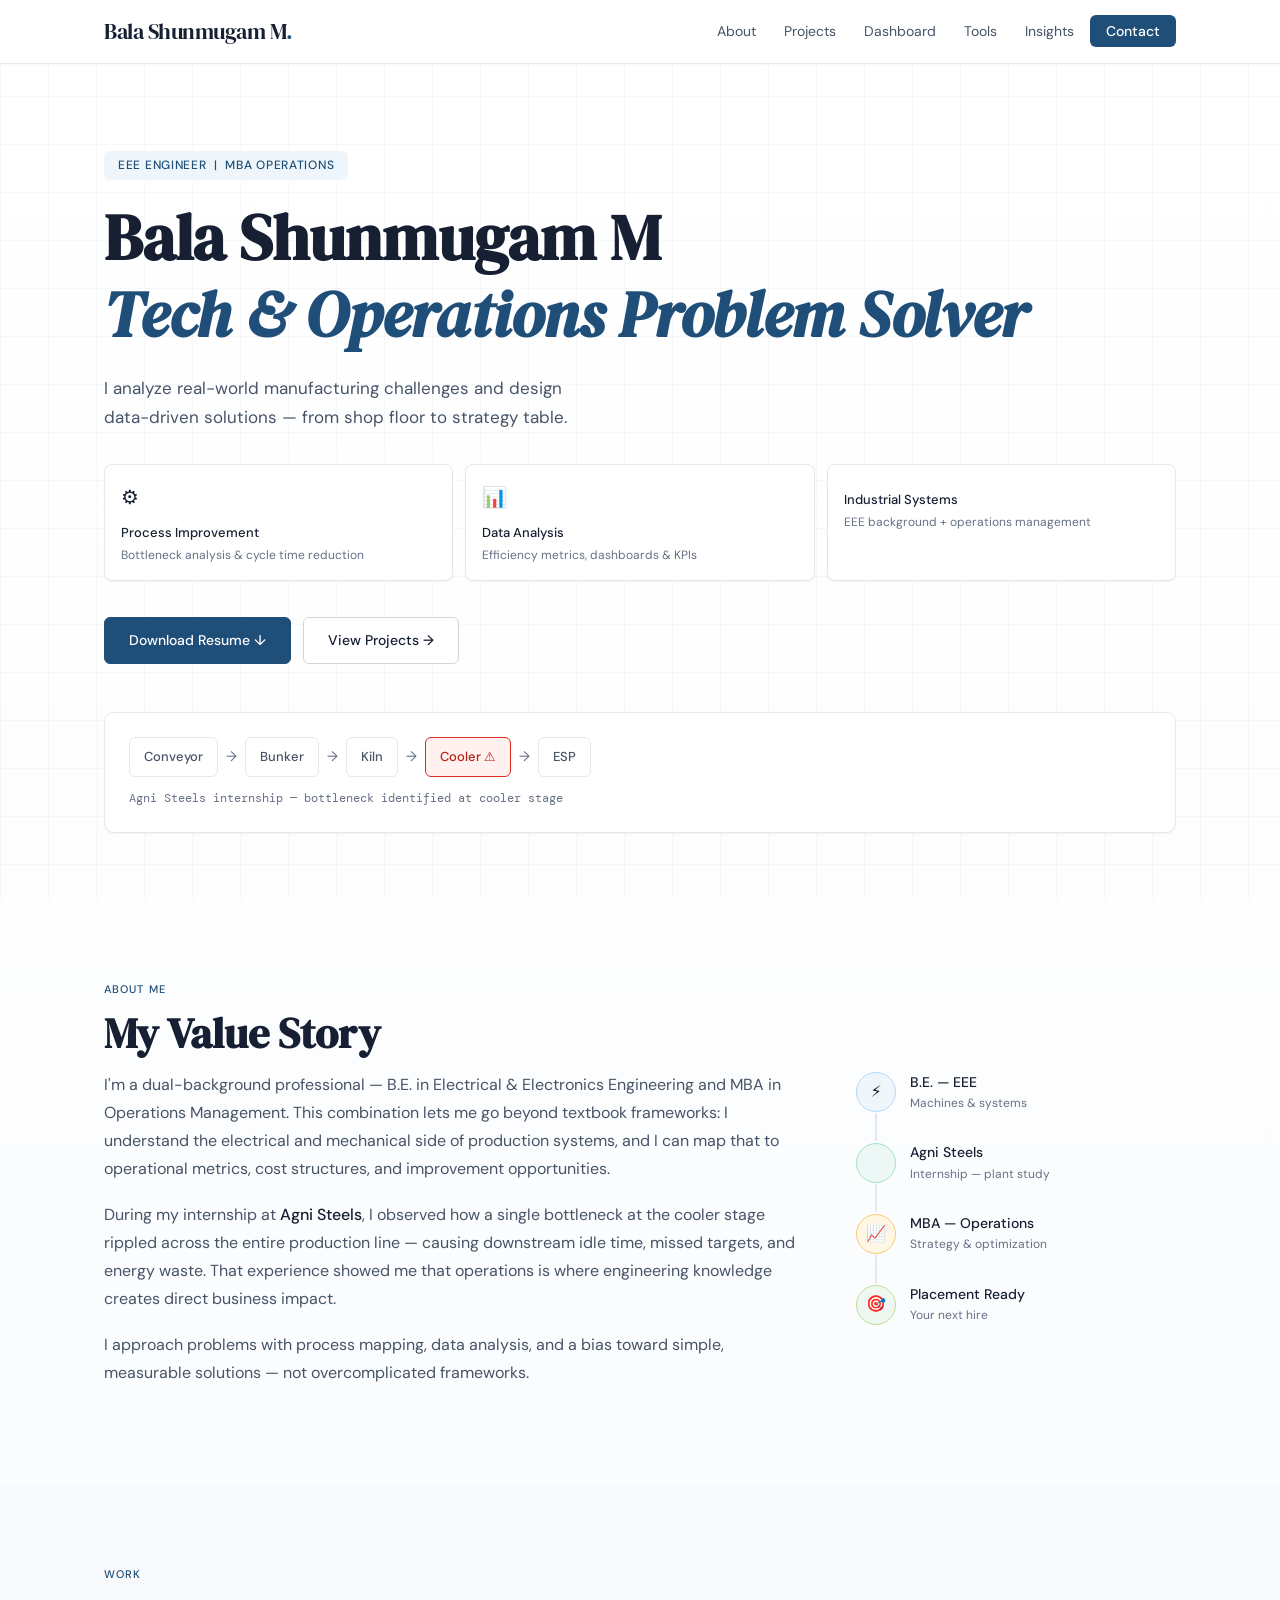
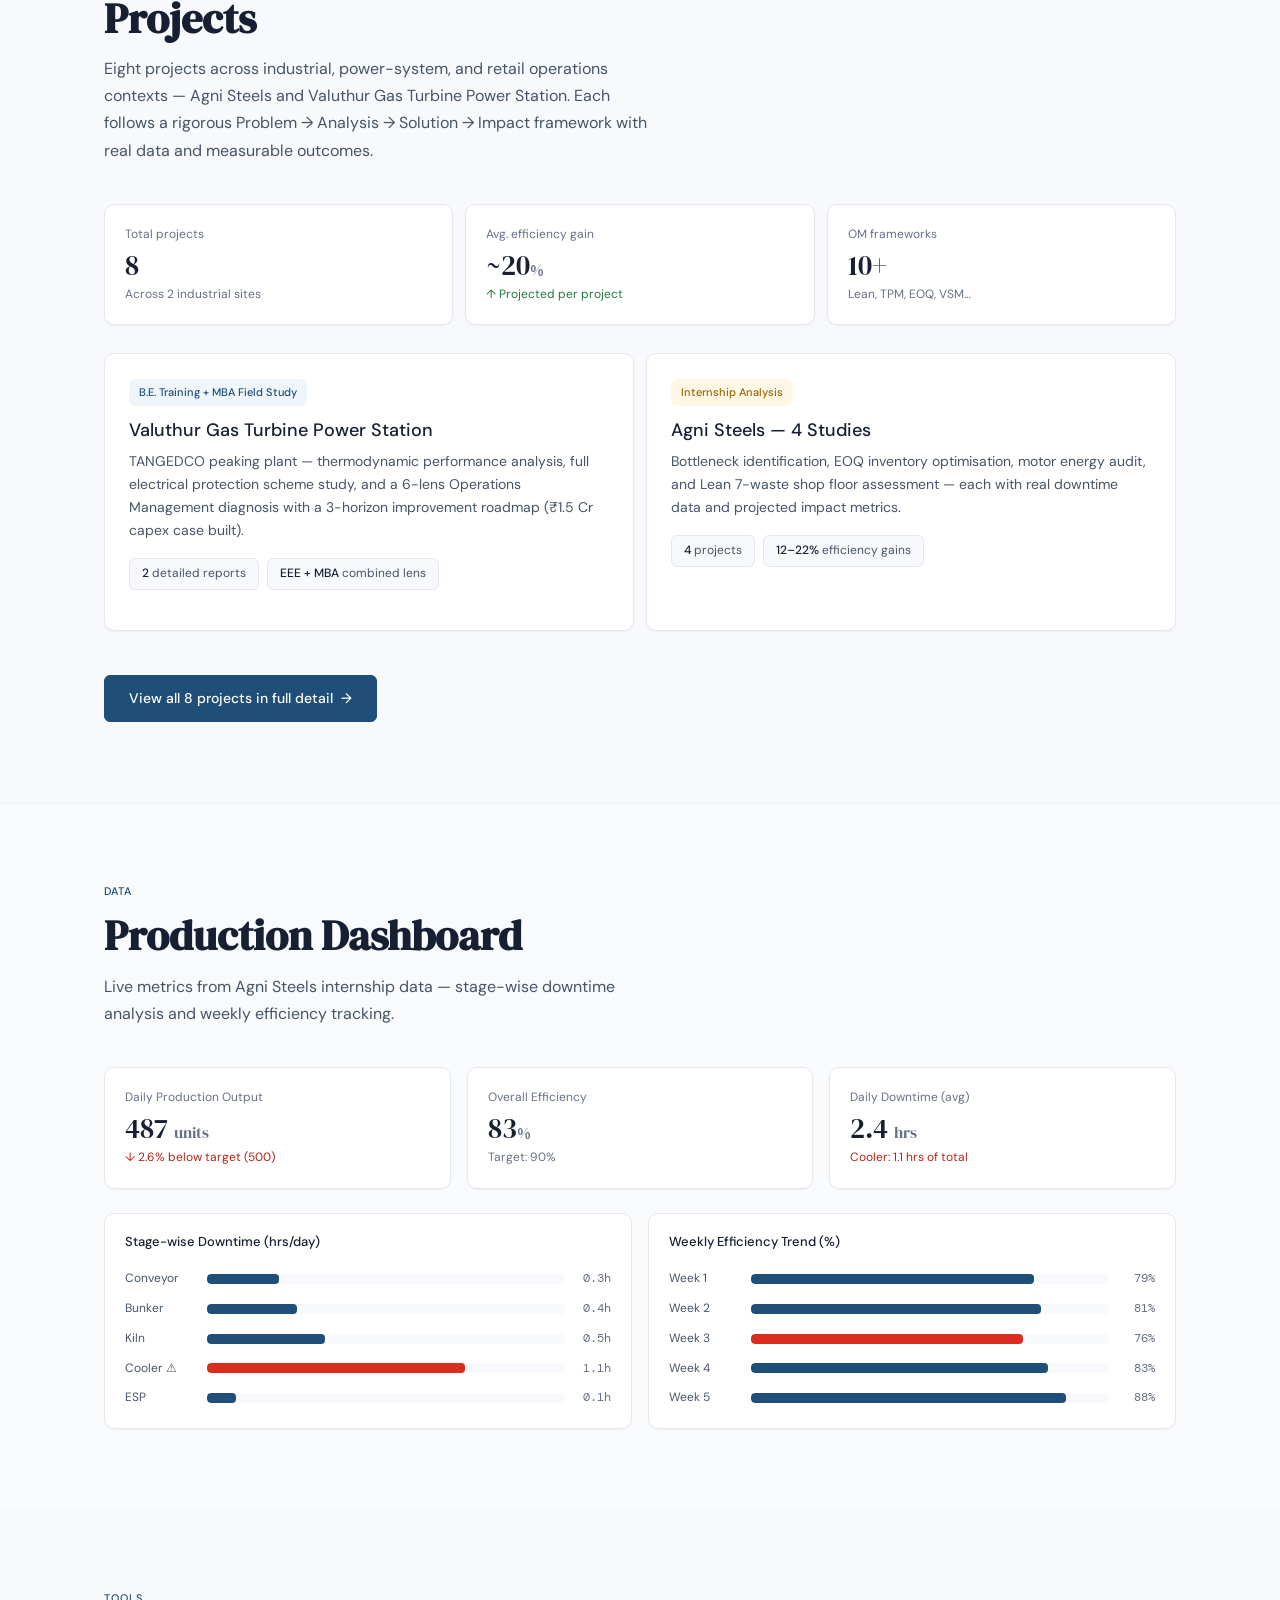
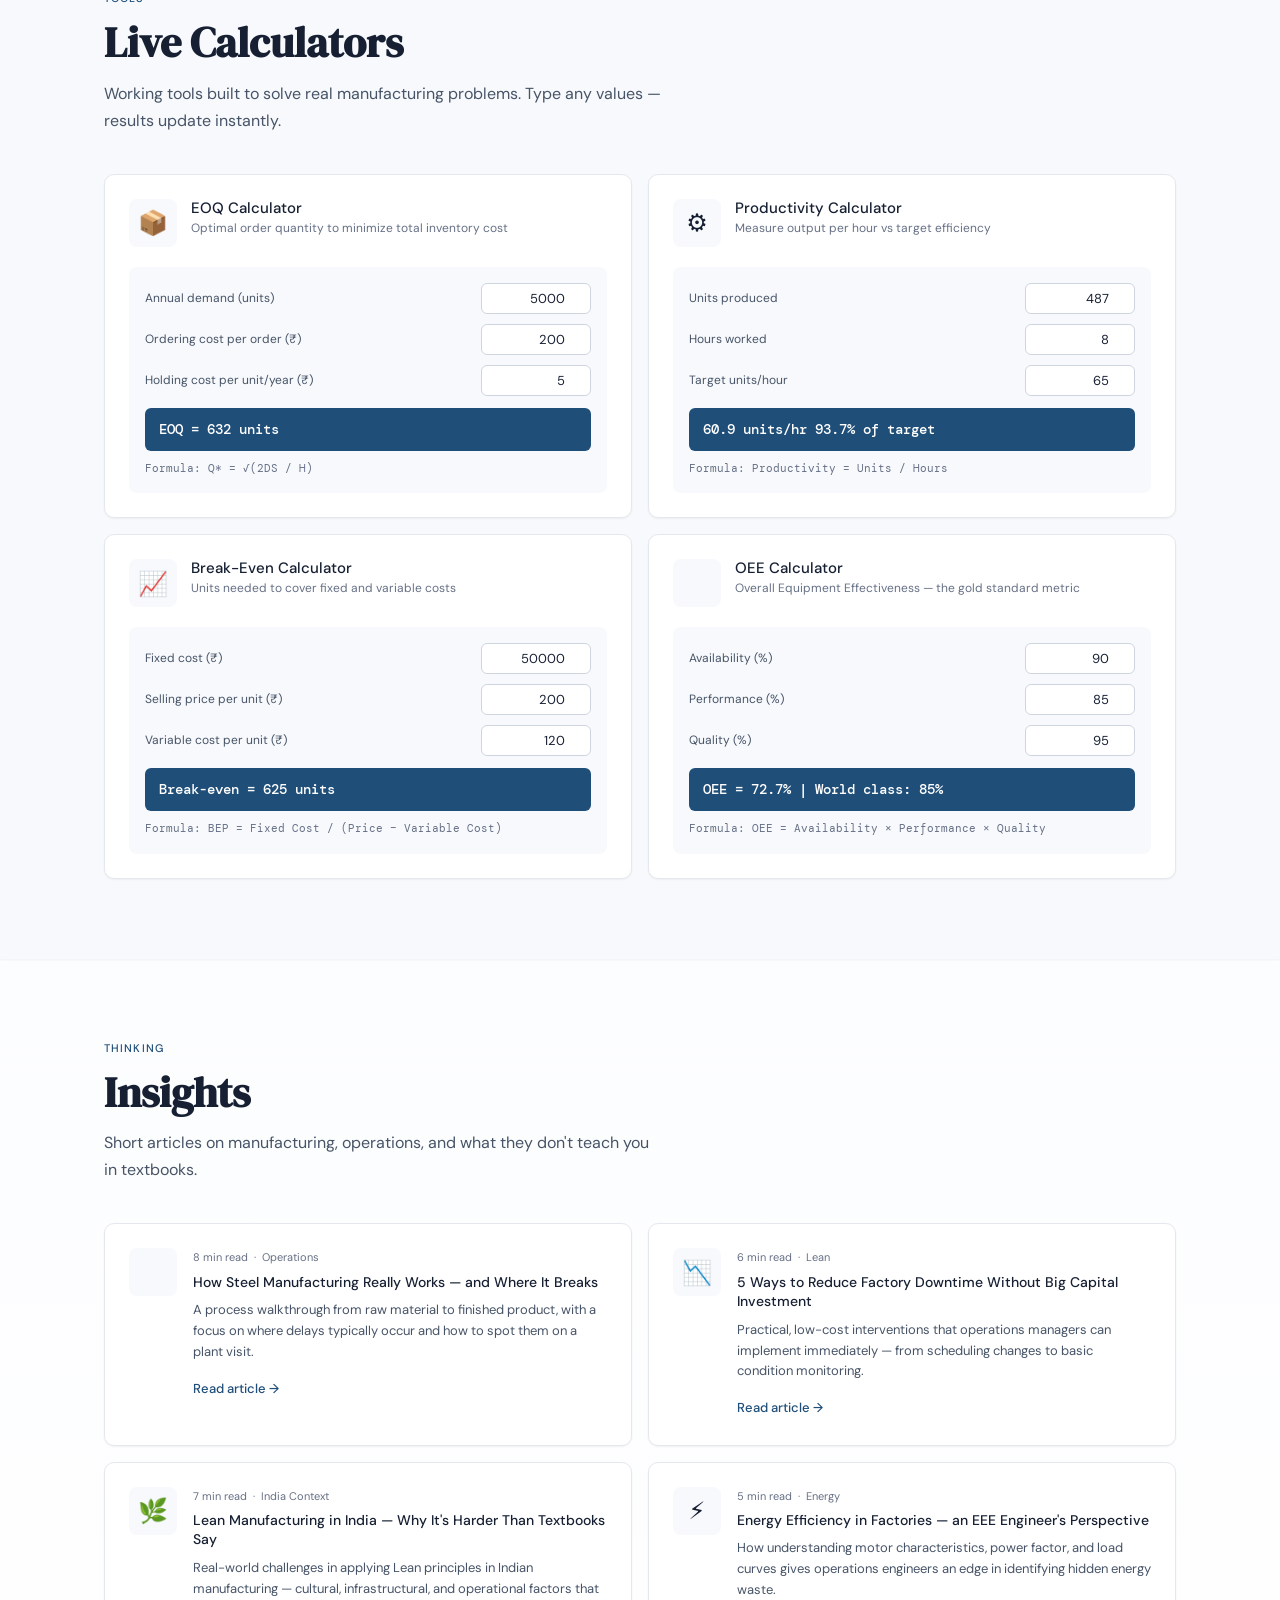
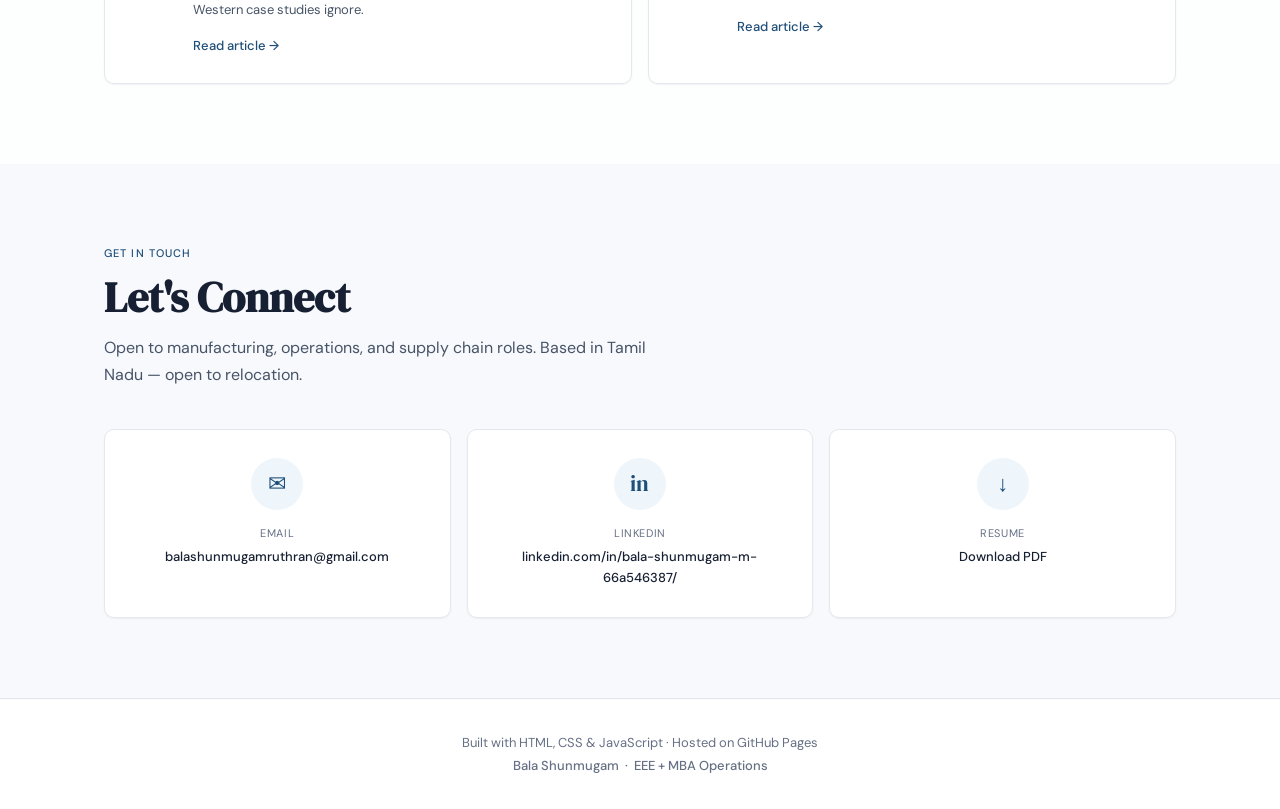
<file: index.html>
<!DOCTYPE html>
<html lang="en">
<head>
  <meta charset="UTF-8" />
  <meta name="viewport" content="width=device-width, initial-scale=1.0" />
  <title>Bala Shunmugam M — Manufacturing & Operations Portfolio</title>
  <link rel="stylesheet" href="css/style.css" />
  <link rel="preconnect" href="https://fonts.googleapis.com" />
  <link rel="preconnect" href="https://fonts.gstatic.com" crossorigin />
  <link href="https://fonts.googleapis.com/css2?family=DM+Serif+Display&family=DM+Sans:wght@300;400;500&family=DM+Mono&display=swap" rel="stylesheet" />
  <link rel="stylesheet" href="css/common.css" />
</head>
<body>

  <!-- 
       NAVBAR
   -->
  <nav class="navbar">
    <div class="nav-inner">
      <a href="#home" class="nav-logo">Bala Shunmugam M<span class="logo-dot">.</span></a>
      <ul class="nav-links">
        <li><a href="#about">About</a></li>
        <li><a href="projects.html">Projects</a></li>
        <li><a href="#dashboard">Dashboard</a></li>
        <li><a href="#tools">Tools</a></li>
        <li><a href="#blog">Insights</a></li>
        <li><a href="#contact" class="nav-cta">Contact</a></li>
      </ul>
      <button class="menu-toggle" id="menuToggle" aria-label="Toggle menu">&#9776;</button>
    </div>
  </nav>

  <!-- 
       HERO
   -->
  <section id="home" class="hero">
    <div class="hero-inner">
      <div class="hero-badge">EEE Engineer &nbsp;|&nbsp; MBA Operations</div>
      <h1 class="hero-title">Bala Shunmugam M<br><em>Tech &amp; Operations Problem Solver</em></h1>
      <p class="hero-sub">
        I analyze real-world manufacturing challenges and design<br>
        data-driven solutions — from shop floor to strategy table.
      </p>
      <div class="strength-grid">
        <div class="strength-card">
          <div class="strength-icon">⚙</div>
          <div class="strength-title">Process Improvement</div>
          <div class="strength-desc">Bottleneck analysis &amp; cycle time reduction</div>
        </div>
        <div class="strength-card">
          <div class="strength-icon">📊</div>
          <div class="strength-title">Data Analysis</div>
          <div class="strength-desc">Efficiency metrics, dashboards &amp; KPIs</div>
        </div>
        <div class="strength-card">
          <div class="strength-icon"></div>
          <div class="strength-title">Industrial Systems</div>
          <div class="strength-desc">EEE background + operations management</div>
        </div>
      </div>
      <div class="hero-actions">
        <a href="Bala_Shunmugam_resume.pdf" class="btn btn-primary" download>Download Resume ↓</a>
        <a href="projects.html" class="btn btn-outline">View Projects →</a>
      </div>
    </div>
    <div class="hero-visual">
      <div class="process-flow">
        <div class="flow-step">Conveyor</div>
        <div class="flow-arrow">→</div>
        <div class="flow-step">Bunker</div>
        <div class="flow-arrow">→</div>
        <div class="flow-step">Kiln</div>
        <div class="flow-arrow">→</div>
        <div class="flow-step highlight">Cooler ⚠</div>
        <div class="flow-arrow">→</div>
        <div class="flow-step">ESP</div>
      </div>
      <p class="flow-caption">Agni Steels internship — bottleneck identified at cooler stage</p>
    </div>
  </section>

  <!-- 
       ABOUT
   -->
  <section id="about" class="section">
    <div class="container">
      <div class="section-label">About me</div>
      <h2 class="section-title">My Value Story</h2>
      <div class="about-grid">
        <div class="about-text">
          <p>
            I'm a dual-background professional — B.E. in Electrical &amp; Electronics Engineering
            and MBA in Operations Management. This combination lets me go beyond textbook frameworks:
            I understand the electrical and mechanical side of production systems, and I can map that
            to operational metrics, cost structures, and improvement opportunities.
          </p>
          <p>
            During my internship at <strong>Agni Steels</strong>, I observed how a single bottleneck
            at the cooler stage rippled across the entire production line — causing downstream idle time,
            missed targets, and energy waste. That experience showed me that operations is where
            engineering knowledge creates direct business impact.
          </p>
          <p>
            I approach problems with process mapping, data analysis, and a bias toward
            simple, measurable solutions — not overcomplicated frameworks.
          </p>
        </div>
        <div class="about-sidebar">
          <div class="journey">
            <div class="journey-step">
              <div class="j-dot j-blue">⚡</div>
              <div class="j-text">
                <div class="j-title">B.E. — EEE</div>
                <div class="j-sub">Machines &amp; systems</div>
              </div>
            </div>
            <div class="j-connector"></div>
            <div class="journey-step">
              <div class="j-dot j-teal"></div>
              <div class="j-text">
                <div class="j-title">Agni Steels</div>
                <div class="j-sub">Internship — plant study</div>
              </div>
            </div>
            <div class="j-connector"></div>
            <div class="journey-step">
              <div class="j-dot j-amber">📈</div>
              <div class="j-text">
                <div class="j-title">MBA — Operations</div>
                <div class="j-sub">Strategy &amp; optimization</div>
              </div>
            </div>
            <div class="j-connector"></div>
            <div class="journey-step">
              <div class="j-dot j-green">🎯</div>
              <div class="j-text">
                <div class="j-title">Placement Ready</div>
                <div class="j-sub">Your next hire</div>
              </div>
            </div>
          </div>
        </div>
      </div>
    </div>
  </section>
<!-- 
       PROJECTS TEASER → links to projects.html
   -->
  <section id="projects" class="section section-alt">
    <div class="container">
      <div class="section-label">Work</div>
      <h2 class="section-title">Projects</h2>
      <p class="section-intro">
        Eight projects across industrial, power-system, and retail operations contexts — Agni Steels and Valuthur Gas Turbine Power Station.
        Each follows a rigorous Problem → Analysis → Solution → Impact framework with real data and measurable outcomes.
      </p>

      <div style="display:grid;grid-template-columns:repeat(3,1fr);gap:12px;margin-bottom:28px;">
        <div class="metric-card">
          <div class="metric-label">Total projects</div>
          <div class="metric-value">8</div>
          <div class="metric-trend trend-neutral">Across 2 industrial sites</div>
        </div>
        <div class="metric-card">
          <div class="metric-label">Avg. efficiency gain</div>
          <div class="metric-value">~20<span class="metric-unit">%</span></div>
          <div class="metric-trend trend-up">↑ Projected per project</div>
        </div>
        <div class="metric-card">
          <div class="metric-label">OM frameworks</div>
          <div class="metric-value">10+</div>
          <div class="metric-trend trend-neutral">Lean, TPM, EOQ, VSM&hellip;</div>
        </div>
      </div>

      <div style="display:grid;grid-template-columns:1fr 1fr;gap:12px;margin-bottom:28px;">
        <div class="project-card">
          <div class="project-top">
            <span class="badge badge-blue">B.E. Training + MBA Field Study</span>
            <h3 class="project-title">Valuthur Gas Turbine Power Station</h3>
            <p class="project-desc">TANGEDCO peaking plant — thermodynamic performance analysis, full electrical protection scheme study, and a 6-lens Operations Management diagnosis with a 3-horizon improvement roadmap (₹1.5 Cr capex case built).</p>
            <div class="impact-row">
              <div class="impact-chip"><span class="impact-val">2</span> detailed reports</div>
              <div class="impact-chip"><span class="impact-val">EEE + MBA</span> combined lens</div>
            </div>
          </div>
        </div>
        <div class="project-card">
          <div class="project-top">
            <span class="badge badge-amber">Internship Analysis</span>
            <h3 class="project-title">Agni Steels — 4 Studies</h3>
            <p class="project-desc">Bottleneck identification, EOQ inventory optimisation, motor energy audit, and Lean 7-waste shop floor assessment — each with real downtime data and projected impact metrics.</p>
            <div class="impact-row">
              <div class="impact-chip"><span class="impact-val">4</span> projects</div>
              <div class="impact-chip"><span class="impact-val">12–22%</span> efficiency gains</div>
            </div>
          </div>
        </div>
      </div>

      <a href="projects.html" class="btn btn-primary">View all 8 projects in full detail &nbsp;→</a>
    </div>
  </section>

    <!-- 
       DASHBOARD
   -->
  <section id="dashboard" class="section">
    <div class="container">
      <div class="section-label">Data</div>
      <h2 class="section-title">Production Dashboard</h2>
      <p class="section-intro">Live metrics from Agni Steels internship data — stage-wise downtime analysis and weekly efficiency tracking.</p>

      <div class="metric-grid">
        <div class="metric-card">
          <div class="metric-label">Daily Production Output</div>
          <div class="metric-value">487 <span class="metric-unit">units</span></div>
          <div class="metric-trend trend-down">↓ 2.6% below target (500)</div>
        </div>
        <div class="metric-card">
          <div class="metric-label">Overall Efficiency</div>
          <div class="metric-value">83<span class="metric-unit">%</span></div>
          <div class="metric-trend trend-neutral">Target: 90%</div>
        </div>
        <div class="metric-card">
          <div class="metric-label">Daily Downtime (avg)</div>
          <div class="metric-value">2.4 <span class="metric-unit">hrs</span></div>
          <div class="metric-trend trend-down">Cooler: 1.1 hrs of total</div>
        </div>
      </div>

      <div class="chart-grid">
        <div class="chart-card">
          <h4 class="chart-title">Stage-wise Downtime (hrs/day)</h4>
          <div class="bar-chart">
            <div class="bar-row">
              <div class="bar-label">Conveyor</div>
              <div class="bar-track"><div class="bar-fill bar-blue" style="width:20%"></div></div>
              <div class="bar-val">0.3h</div>
            </div>
            <div class="bar-row">
              <div class="bar-label">Bunker</div>
              <div class="bar-track"><div class="bar-fill bar-blue" style="width:25%"></div></div>
              <div class="bar-val">0.4h</div>
            </div>
            <div class="bar-row">
              <div class="bar-label">Kiln</div>
              <div class="bar-track"><div class="bar-fill bar-blue" style="width:33%"></div></div>
              <div class="bar-val">0.5h</div>
            </div>
            <div class="bar-row">
              <div class="bar-label">Cooler ⚠</div>
              <div class="bar-track"><div class="bar-fill bar-red" style="width:72%"></div></div>
              <div class="bar-val">1.1h</div>
            </div>
            <div class="bar-row">
              <div class="bar-label">ESP</div>
              <div class="bar-track"><div class="bar-fill bar-blue" style="width:8%"></div></div>
              <div class="bar-val">0.1h</div>
            </div>
          </div>
        </div>
        <div class="chart-card">
          <h4 class="chart-title">Weekly Efficiency Trend (%)</h4>
          <div class="bar-chart">
            <div class="bar-row">
              <div class="bar-label">Week 1</div>
              <div class="bar-track"><div class="bar-fill bar-teal" style="width:79%"></div></div>
              <div class="bar-val">79%</div>
            </div>
            <div class="bar-row">
              <div class="bar-label">Week 2</div>
              <div class="bar-track"><div class="bar-fill bar-teal" style="width:81%"></div></div>
              <div class="bar-val">81%</div>
            </div>
            <div class="bar-row">
              <div class="bar-label">Week 3</div>
              <div class="bar-track"><div class="bar-fill bar-red" style="width:76%"></div></div>
              <div class="bar-val">76%</div>
            </div>
            <div class="bar-row">
              <div class="bar-label">Week 4</div>
              <div class="bar-track"><div class="bar-fill bar-teal" style="width:83%"></div></div>
              <div class="bar-val">83%</div>
            </div>
            <div class="bar-row">
              <div class="bar-label">Week 5</div>
              <div class="bar-track"><div class="bar-fill bar-teal" style="width:88%"></div></div>
              <div class="bar-val">88%</div>
            </div>
          </div>
        </div>
      </div>
    </div>
  </section>

  <!-- 
       TOOLS / CALCULATORS
   -->
  <section id="tools" class="section section-alt">
    <div class="container">
      <div class="section-label">Tools</div>
      <h2 class="section-title">Live Calculators</h2>
      <p class="section-intro">Working tools built to solve real manufacturing problems. Type any values — results update instantly.</p>

      <div class="tools-grid">

        <!-- EOQ Calculator -->
        <div class="tool-card">
          <div class="tool-header">
            <div class="tool-icon">📦</div>
            <div>
              <h3 class="tool-title">EOQ Calculator</h3>
              <p class="tool-desc">Optimal order quantity to minimize total inventory cost</p>
            </div>
          </div>
          <div class="calc-body">
            <div class="calc-row">
              <label for="eoq-d">Annual demand (units)</label>
              <input type="number" id="eoq-d" value="5000" oninput="calcEOQ()" />
            </div>
            <div class="calc-row">
              <label for="eoq-s">Ordering cost per order (₹)</label>
              <input type="number" id="eoq-s" value="200" oninput="calcEOQ()" />
            </div>
            <div class="calc-row">
              <label for="eoq-h">Holding cost per unit/year (₹)</label>
              <input type="number" id="eoq-h" value="5" oninput="calcEOQ()" />
            </div>
            <div class="calc-result" id="eoq-result">EOQ = 632 units</div>
            <div class="calc-formula">Formula: Q* = √(2DS / H)</div>
          </div>
        </div>

        <!-- Productivity Calculator -->
        <div class="tool-card">
          <div class="tool-header">
            <div class="tool-icon">⚙</div>
            <div>
              <h3 class="tool-title">Productivity Calculator</h3>
              <p class="tool-desc">Measure output per hour vs target efficiency</p>
            </div>
          </div>
          <div class="calc-body">
            <div class="calc-row">
              <label for="prod-u">Units produced</label>
              <input type="number" id="prod-u" value="487" oninput="calcProd()" />
            </div>
            <div class="calc-row">
              <label for="prod-h">Hours worked</label>
              <input type="number" id="prod-h" value="8" oninput="calcProd()" />
            </div>
            <div class="calc-row">
              <label for="prod-t">Target units/hour</label>
              <input type="number" id="prod-t" value="65" oninput="calcProd()" />
            </div>
            <div class="calc-result" id="prod-result">60.9 units/hr — 93.7% of target</div>
            <div class="calc-formula">Formula: Productivity = Units / Hours</div>
          </div>
        </div>

        <!-- Break-Even Calculator -->
        <div class="tool-card">
          <div class="tool-header">
            <div class="tool-icon">📈</div>
            <div>
              <h3 class="tool-title">Break-Even Calculator</h3>
              <p class="tool-desc">Units needed to cover fixed and variable costs</p>
            </div>
          </div>
          <div class="calc-body">
            <div class="calc-row">
              <label for="be-f">Fixed cost (₹)</label>
              <input type="number" id="be-f" value="50000" oninput="calcBE()" />
            </div>
            <div class="calc-row">
              <label for="be-p">Selling price per unit (₹)</label>
              <input type="number" id="be-p" value="200" oninput="calcBE()" />
            </div>
            <div class="calc-row">
              <label for="be-v">Variable cost per unit (₹)</label>
              <input type="number" id="be-v" value="120" oninput="calcBE()" />
            </div>
            <div class="calc-result" id="be-result">Break-even = 625 units</div>
            <div class="calc-formula">Formula: BEP = Fixed Cost / (Price − Variable Cost)</div>
          </div>
        </div>

        <!-- OEE Calculator -->
        <div class="tool-card">
          <div class="tool-header">
            <div class="tool-icon"></div>
            <div>
              <h3 class="tool-title">OEE Calculator</h3>
              <p class="tool-desc">Overall Equipment Effectiveness — the gold standard metric</p>
            </div>
          </div>
          <div class="calc-body">
            <div class="calc-row">
              <label for="oee-a">Availability (%)</label>
              <input type="number" id="oee-a" value="90" min="0" max="100" oninput="calcOEE()" />
            </div>
            <div class="calc-row">
              <label for="oee-p">Performance (%)</label>
              <input type="number" id="oee-p" value="85" min="0" max="100" oninput="calcOEE()" />
            </div>
            <div class="calc-row">
              <label for="oee-q">Quality (%)</label>
              <input type="number" id="oee-q" value="95" min="0" max="100" oninput="calcOEE()" />
            </div>
            <div class="calc-result" id="oee-result">OEE = 72.7% &nbsp;|&nbsp; World class: 85%</div>
            <div class="calc-formula">Formula: OEE = Availability × Performance × Quality</div>
          </div>
        </div>

      </div>
    </div>
  </section>

  <!-- 
       BLOG / INSIGHTS
   -->
  <section id="blog" class="section">
    <div class="container">
      <div class="section-label">Thinking</div>
      <h2 class="section-title">Insights</h2>
      <p class="section-intro">Short articles on manufacturing, operations, and what they don't teach you in textbooks.</p>

      <div class="blog-grid">
        <div class="blog-card">
          <div class="blog-icon"></div>
          <div class="blog-content">
            <div class="blog-meta">8 min read &nbsp;·&nbsp; Operations</div>
            <h3 class="blog-title">How Steel Manufacturing Really Works — and Where It Breaks</h3>
            <p class="blog-excerpt">A process walkthrough from raw material to finished product, with a focus on where delays typically occur and how to spot them on a plant visit.</p>
            <a href="#" class="blog-link">Read article →</a>
          </div>
        </div>
        <div class="blog-card">
          <div class="blog-icon">📉</div>
          <div class="blog-content">
            <div class="blog-meta">6 min read &nbsp;·&nbsp; Lean</div>
            <h3 class="blog-title">5 Ways to Reduce Factory Downtime Without Big Capital Investment</h3>
            <p class="blog-excerpt">Practical, low-cost interventions that operations managers can implement immediately — from scheduling changes to basic condition monitoring.</p>
            <a href="#" class="blog-link">Read article →</a>
          </div>
        </div>
        <div class="blog-card">
          <div class="blog-icon">🌿</div>
          <div class="blog-content">
            <div class="blog-meta">7 min read &nbsp;·&nbsp; India Context</div>
            <h3 class="blog-title">Lean Manufacturing in India — Why It's Harder Than Textbooks Say</h3>
            <p class="blog-excerpt">Real-world challenges in applying Lean principles in Indian manufacturing — cultural, infrastructural, and operational factors that Western case studies ignore.</p>
            <a href="#" class="blog-link">Read article →</a>
          </div>
        </div>
        <div class="blog-card">
          <div class="blog-icon">⚡</div>
          <div class="blog-content">
            <div class="blog-meta">5 min read &nbsp;·&nbsp; Energy</div>
            <h3 class="blog-title">Energy Efficiency in Factories — an EEE Engineer's Perspective</h3>
            <p class="blog-excerpt">How understanding motor characteristics, power factor, and load curves gives operations engineers an edge in identifying hidden energy waste.</p>
            <a href="#" class="blog-link">Read article →</a>
          </div>
        </div>
      </div>
    </div>
  </section>

  <!-- 
       CONTACT
   -->
  <section id="contact" class="section section-alt">
    <div class="container">
      <div class="section-label">Get in touch</div>
      <h2 class="section-title">Let's Connect</h2>
      <p class="section-intro">Open to manufacturing, operations, and supply chain roles. Based in Tamil Nadu — open to relocation.</p>

      <div class="contact-grid">
        <a href="mailto:balashunmugamruthran@gmail.com" class="contact-card">
          <div class="contact-icon">✉</div>
          <div class="contact-label">Email</div>
          <div class="contact-value">balashunmugamruthran@gmail.com</div>
        </a>
        <a href="https://www.linkedin.com/in/bala-shunmugam-m-66a546387/" class="contact-card" target="_blank">
          <div class="contact-icon">in</div>
          <div class="contact-label">LinkedIn</div>
          <div class="contact-value">linkedin.com/in/bala-shunmugam-m-66a546387/</div>
        </a>
        <a href="Bala_Shunmugam_resume.pdf" class="contact-card" download>
          <div class="contact-icon">↓</div>
          <div class="contact-label">Resume</div>
          <div class="contact-value">Download PDF</div>
        </a>
      </div>
    </div>
  </section>

  <!-- 
       FOOTER
   -->
  <footer class="footer">
    <div class="container">
      <p>Built with HTML, CSS &amp; JavaScript · Hosted on GitHub Pages</p>
      <p class="footer-name">Bala Shunmugam &nbsp;·&nbsp; EEE + MBA Operations</p>
    </div>
  </footer>

  <script src="js/script.js"></script>
</body>
</html>
</file>
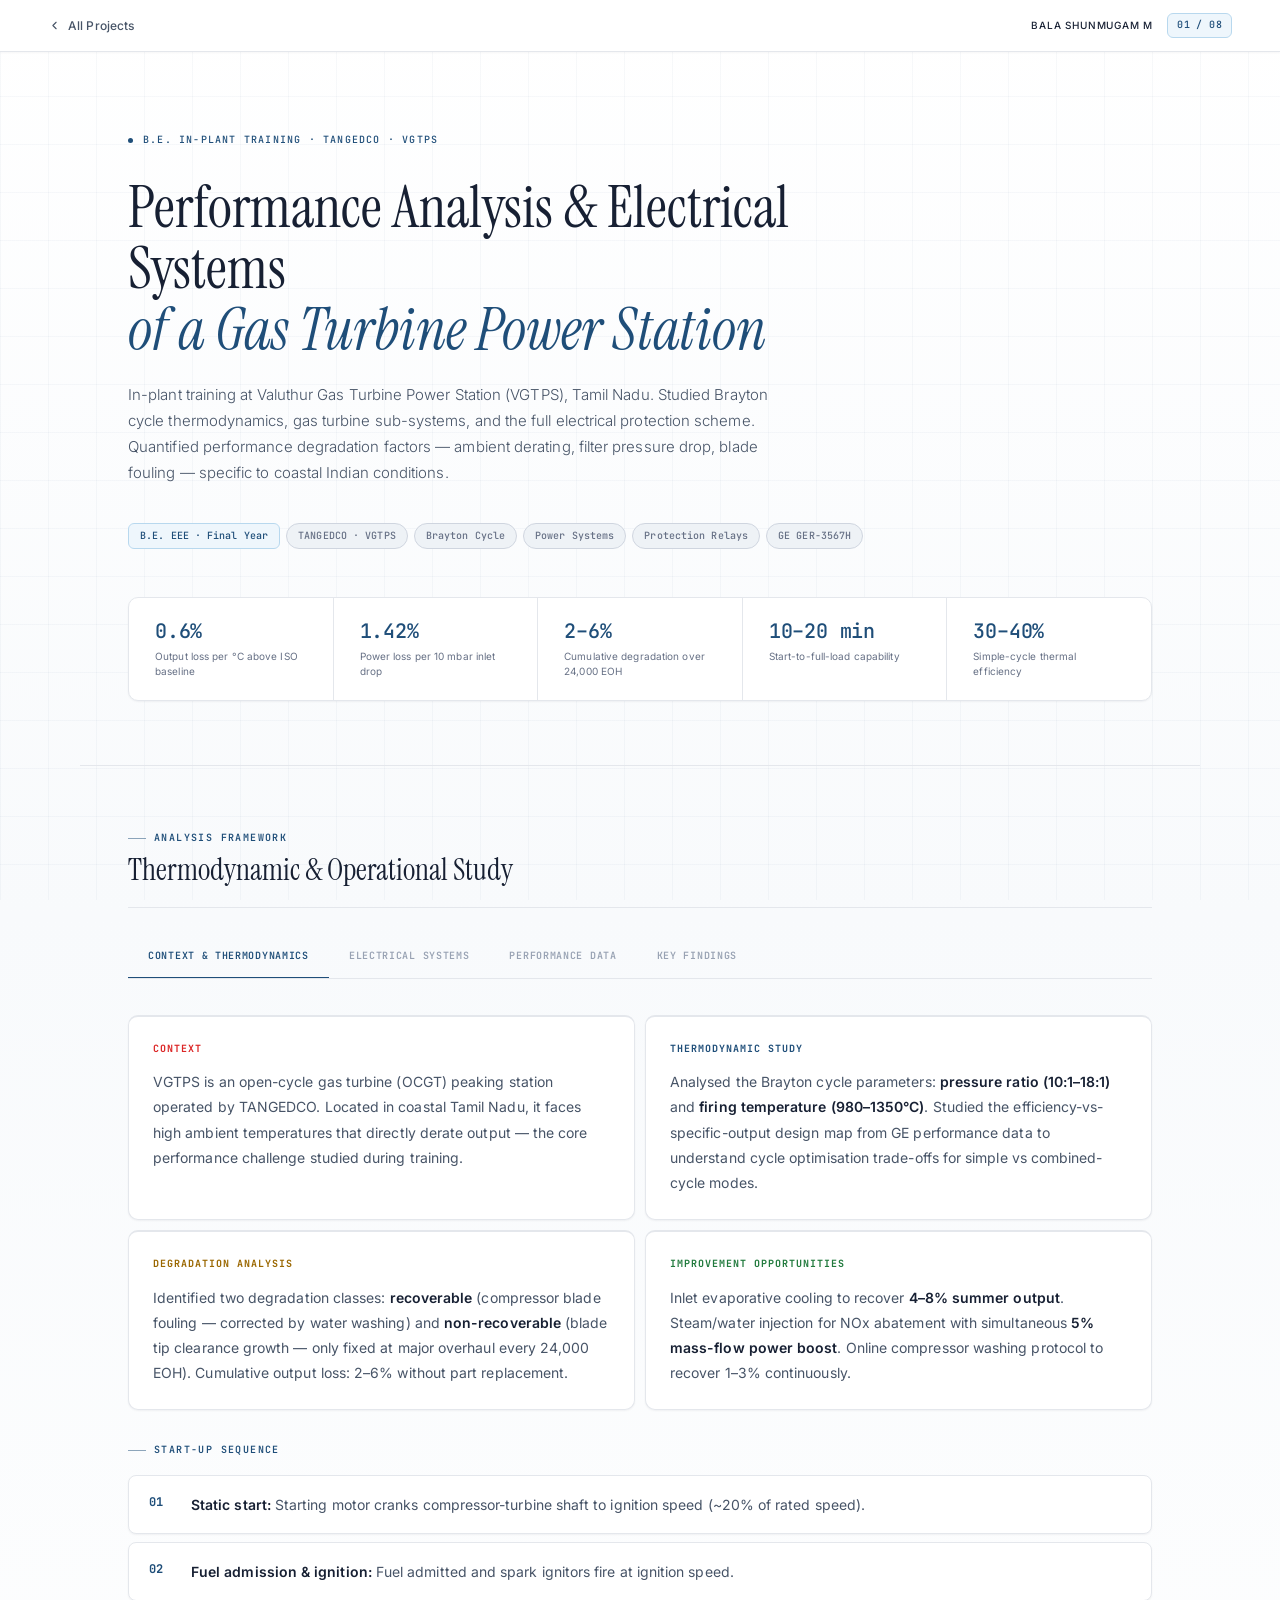
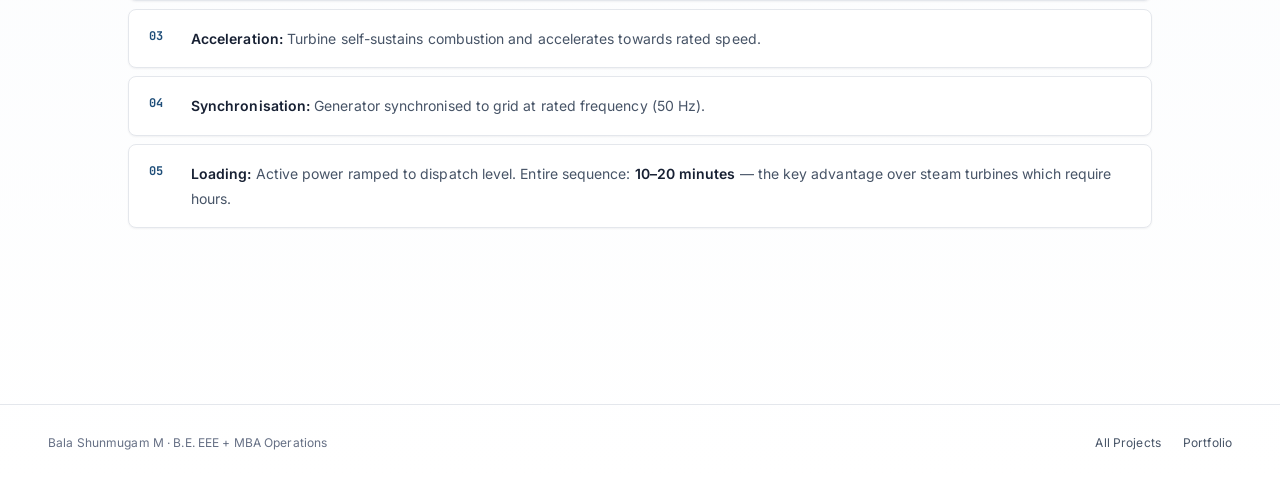
<file: project-01.html>
<!DOCTYPE html>
<html lang="en">
<head>
  <meta charset="UTF-8"/>
  <meta name="viewport" content="width=device-width,initial-scale=1.0"/>
  <title>Performance Analysis — VGTPS — Bala Shunmugam M</title>
  <link rel="preconnect" href="https://fonts.googleapis.com"/>
  <link rel="preconnect" href="https://fonts.gstatic.com" crossorigin/>
  <link href="https://fonts.googleapis.com/css2?family=Instrument+Serif:ital@0;1&family=Inter:wght@300;400;500;600&family=JetBrains+Mono:wght@400;500;600&display=swap" rel="stylesheet"/>
  <link rel="stylesheet" href="css/project.css"/>
  <link rel="stylesheet" href="css/common.css" />
</head>
<body>
<nav class="p-nav">
  <a href="projects.html" class="p-nav-back">
    <svg viewBox="0 0 24 24"><polyline points="15 18 9 12 15 6"/></svg>All Projects
  </a>
  <div class="p-nav-right">
    <span class="p-nav-name">Bala Shunmugam M</span>
    <span class="p-nav-num">01 / 08</span>
  </div>
</nav>
<section class="p-hero">
  <div class="p-eyebrow"><div class="p-eyebrow-dot"></div><span class="p-eyebrow-text">B.E. In-Plant Training · TANGEDCO · VGTPS</span></div>
  <h1 class="p-title">Performance Analysis &amp; Electrical Systems<br><em>of a Gas Turbine Power Station</em></h1>
  <p class="p-desc">In-plant training at Valuthur Gas Turbine Power Station (VGTPS), Tamil Nadu. Studied Brayton cycle thermodynamics, gas turbine sub-systems, and the full electrical protection scheme. Quantified performance degradation factors — ambient derating, filter pressure drop, blade fouling — specific to coastal Indian conditions.</p>
  <div class="p-tags">
    <span class="p-tag p-tag-accent">B.E. EEE · Final Year</span>
    <span class="p-tag">TANGEDCO · VGTPS</span>
    <span class="p-tag">Brayton Cycle</span>
    <span class="p-tag">Power Systems</span>
    <span class="p-tag">Protection Relays</span>
    <span class="p-tag">GE GER-3567H</span>
  </div>
  <div class="p-impact">
    <div class="p-impact-item"><div class="p-impact-val">0.6%</div><div class="p-impact-label">Output loss per °C above ISO baseline</div></div>
    <div class="p-impact-item"><div class="p-impact-val">1.42%</div><div class="p-impact-label">Power loss per 10 mbar inlet drop</div></div>
    <div class="p-impact-item"><div class="p-impact-val">2–6%</div><div class="p-impact-label">Cumulative degradation over 24,000 EOH</div></div>
    <div class="p-impact-item"><div class="p-impact-val">10–20 min</div><div class="p-impact-label">Start-to-full-load capability</div></div>
    <div class="p-impact-item"><div class="p-impact-val">30–40%</div><div class="p-impact-label">Simple-cycle thermal efficiency</div></div>
  </div>
</section>
<div class="p-content">
  <div class="p-section">
    <div class="p-section-label">Analysis Framework</div>
    <div class="p-section-title">Thermodynamic &amp; Operational Study</div>
    <div class="p-tabs">
      <div class="p-tab active" onclick="tab(this,'p1a')">Context &amp; Thermodynamics</div>
      <div class="p-tab" onclick="tab(this,'p1b')">Electrical Systems</div>
      <div class="p-tab" onclick="tab(this,'p1c')">Performance Data</div>
      <div class="p-tab" onclick="tab(this,'p1d')">Key Findings</div>
    </div>
    <div id="p1a" class="p-panel active">
      <div class="p-card-grid">
        <div class="p-card" style="--card-color:#dc2626"><div class="p-card-label">Context</div><div class="p-card-text">VGTPS is an open-cycle gas turbine (OCGT) peaking station operated by TANGEDCO. Located in coastal Tamil Nadu, it faces high ambient temperatures that directly derate output — the core performance challenge studied during training.</div></div>
        <div class="p-card" style="--card-color:var(--blue)"><div class="p-card-label">Thermodynamic Study</div><div class="p-card-text">Analysed the Brayton cycle parameters: <strong>pressure ratio (10:1–18:1)</strong> and <strong>firing temperature (980–1350°C)</strong>. Studied the efficiency-vs-specific-output design map from GE performance data to understand cycle optimisation trade-offs for simple vs combined-cycle modes.</div></div>
        <div class="p-card" style="--card-color:var(--amber)"><div class="p-card-label">Degradation Analysis</div><div class="p-card-text">Identified two degradation classes: <strong>recoverable</strong> (compressor blade fouling — corrected by water washing) and <strong>non-recoverable</strong> (blade tip clearance growth — only fixed at major overhaul every 24,000 EOH). Cumulative output loss: 2–6% without part replacement.</div></div>
        <div class="p-card" style="--card-color:var(--green)"><div class="p-card-label">Improvement Opportunities</div><div class="p-card-text">Inlet evaporative cooling to recover <strong>4–8% summer output</strong>. Steam/water injection for NOx abatement with simultaneous <strong>5% mass-flow power boost</strong>. Online compressor washing protocol to recover 1–3% continuously.</div></div>
      </div>
      <div class="p-section-label mt-6 mb-4">Start-Up Sequence</div>
      <div class="p-findings">
        <div class="p-finding"><div class="p-finding-num">01</div><div class="p-finding-text"><strong>Static start:</strong> Starting motor cranks compressor-turbine shaft to ignition speed (~20% of rated speed).</div></div>
        <div class="p-finding"><div class="p-finding-num">02</div><div class="p-finding-text"><strong>Fuel admission &amp; ignition:</strong> Fuel admitted and spark ignitors fire at ignition speed.</div></div>
        <div class="p-finding"><div class="p-finding-num">03</div><div class="p-finding-text"><strong>Acceleration:</strong> Turbine self-sustains combustion and accelerates towards rated speed.</div></div>
        <div class="p-finding"><div class="p-finding-num">04</div><div class="p-finding-text"><strong>Synchronisation:</strong> Generator synchronised to grid at rated frequency (50 Hz).</div></div>
        <div class="p-finding"><div class="p-finding-num">05</div><div class="p-finding-text"><strong>Loading:</strong> Active power ramped to dispatch level. Entire sequence: <strong>10–20 minutes</strong> — the key advantage over steam turbines which require hours.</div></div>
      </div>
    </div>
    <div id="p1b" class="p-panel">
      <div class="p-table-wrap">
        <table class="p-table">
          <thead><tr><th>Protection Function</th><th>Relay Standard</th><th>Protected Element</th></tr></thead>
          <tbody>
            <tr><td><strong>Differential (87G)</strong></td><td>Biased differential with 2nd-harmonic restraint</td><td>Generator</td></tr>
            <tr><td><strong>Distance (21)</strong></td><td>Mho/Quadrilateral, 3-zone</td><td>Outgoing transmission lines</td></tr>
            <tr><td><strong>Bus-bar diff. (87B)</strong></td><td>High-impedance differential</td><td>EHV bus-bar</td></tr>
            <tr><td><strong>Restricted Earth Fault (64REF)</strong></td><td>Low-impedance REF</td><td>Generator transformer neutral</td></tr>
            <tr><td><strong>Loss of Excitation (40)</strong></td><td>Offset Mho characteristic</td><td>Generator</td></tr>
            <tr><td><strong>Negative Sequence (46)</strong></td><td>Inverse-time overcurrent</td><td>Generator stator</td></tr>
            <tr><td><strong>Buchholz (63)</strong></td><td>Gas-actuated relay</td><td>Generator &amp; unit transformers</td></tr>
            <tr><td><strong>Auto-reclose + PLCC</strong></td><td>Single &amp; three-phase AR</td><td>EHV lines — transient fault recovery</td></tr>
          </tbody>
        </table>
      </div>
      <div class="p-findings">
        <div class="p-finding"><div class="p-finding-num">i</div><div class="p-finding-text"><strong>Generator:</strong> Directly coupled at 3000 rpm (2-pole, 50 Hz). Stator water-cooled; rotor hydrogen-cooled for high power density.</div></div>
        <div class="p-finding"><div class="p-finding-num">ii</div><div class="p-finding-text"><strong>Generator Transformer:</strong> Steps 11–15.75 kV up to 110/230 kV grid voltage. Oil-immersed FOFA cooling with Buchholz, WTI, and differential protection.</div></div>
        <div class="p-finding"><div class="p-finding-num">iii</div><div class="p-finding-text"><strong>Unit Auxiliary Transformer (UAT):</strong> Supplies all plant auxiliaries — cooling fans, pumps, instrument panels — from the generator terminals.</div></div>
        <div class="p-finding"><div class="p-finding-num">iv</div><div class="p-finding-text"><strong>PLCC Teleprotection:</strong> Power Line Carrier Communication enables remote inter-trip signalling between VGTPS and the grid substation for fast fault isolation.</div></div>
      </div>
    </div>
    <div id="p1c" class="p-panel">
      <div class="p-metrics">
        <div class="p-metric"><div class="p-metric-name">Simple-cycle efficiency</div><div class="p-metric-val c-amber">30–40<span style="font-size:14px">%</span></div><div class="p-metric-sub">Brayton cycle thermal</div></div>
        <div class="p-metric"><div class="p-metric-name">Combined-cycle efficiency</div><div class="p-metric-val c-green">50–60<span style="font-size:14px">%</span></div><div class="p-metric-sub">With HRSG + steam turbine</div></div>
        <div class="p-metric"><div class="p-metric-name">Ambient derating rate</div><div class="p-metric-val c-red">0.6<span style="font-size:14px">%/°C</span></div><div class="p-metric-sub">Above ISO 15°C baseline</div></div>
        <div class="p-metric"><div class="p-metric-name">Inlet filter impact</div><div class="p-metric-val" style="color:var(--blue)">1.42<span style="font-size:14px">%</span></div><div class="p-metric-sub">Power loss per 10 mbar ΔP</div></div>
        <div class="p-metric"><div class="p-metric-name">Steam injection boost</div><div class="p-metric-val c-green">+5<span style="font-size:14px">%</span></div><div class="p-metric-sub">Power per % of airflow</div></div>
        <div class="p-metric"><div class="p-metric-name">Cumulative degradation</div><div class="p-metric-val" style="color:#7c3aed">2–6<span style="font-size:14px">%</span></div><div class="p-metric-sub">Over 24,000 EOH without repair</div></div>
      </div>
      <div class="p-barchart">
        <div class="p-barchart-title">Performance factor impact on output</div>
        <div class="p-bar-row"><div class="p-bar-label">Ambient +5°C above ISO</div><div class="p-bar-track"><div class="p-bar-fill" style="width:35%;background:#f87171"></div></div><div class="p-bar-val">−3%</div></div>
        <div class="p-bar-row"><div class="p-bar-label">Inlet filter ΔP (10 mbar)</div><div class="p-bar-track"><div class="p-bar-fill" style="width:20%;background:#fb923c"></div></div><div class="p-bar-val">−1.4%</div></div>
        <div class="p-bar-row"><div class="p-bar-label">Blade fouling (recoverable)</div><div class="p-bar-track"><div class="p-bar-fill" style="width:28%;background:#fbbf24"></div></div><div class="p-bar-val">−2%</div></div>
        <div class="p-bar-row"><div class="p-bar-label">Steam injection benefit</div><div class="p-bar-track"><div class="p-bar-fill" style="width:60%;background:#4ade80"></div></div><div class="p-bar-val">+5%</div></div>
        <div class="p-bar-row"><div class="p-bar-label">Inlet evap. cooling benefit</div><div class="p-bar-track"><div class="p-bar-fill" style="width:72%;background:#2dd4bf"></div></div><div class="p-bar-val">+6%</div></div>
      </div>
    </div>
    <div id="p1d" class="p-panel">
      <div class="p-findings">
        <div class="p-finding"><div class="p-finding-num">01</div><div class="p-finding-text">Coastal Tamil Nadu ambient regularly exceeds ISO 15°C baseline by 10–15°C in April–June, causing <strong>5–9% output derating</strong> precisely when peak demand is highest — the double-jeopardy paradox for gas turbine peaking plants.</div></div>
        <div class="p-finding"><div class="p-finding-num">02</div><div class="p-finding-text">Inlet air filtration, essential for coastal salt and dust protection, introduces a persistent pressure drop. A 10 mbar drop alone accounts for <strong>1.42% power loss and 0.45% heat-rate increase</strong> — quantified against GE GER-3567H correction curves.</div></div>
        <div class="p-finding"><div class="p-finding-num">03</div><div class="p-finding-text">Compressor blade fouling is the dominant recoverable degradation mechanism. Online water washing can recover <strong>1–3%</strong> continuously; offline mechanical cleaning required for full restoration at each major inspection interval.</div></div>
        <div class="p-finding"><div class="p-finding-num">04</div><div class="p-finding-text">The HRSG provision at VGTPS represents an untapped opportunity: converting to combined-cycle would raise thermal efficiency from ~35% to ~50–55%, reducing fuel cost per kWh by <strong>25–35%</strong>.</div></div>
        <div class="p-finding"><div class="p-finding-num">05</div><div class="p-finding-text">The 10–20 minute start-to-full-load capability is VGTPS's core strategic asset in a renewable-heavy grid. Gas turbines provide the fast-response reserve and grid inertia that solar and wind cannot supply.</div></div>
        <div class="p-finding"><div class="p-finding-num">06</div><div class="p-finding-text">NOx diluent injection (water/steam) suppresses flame temperature and reduces NOx, but carries a <strong>1–2% heat-rate penalty</strong> per 1% steam/fuel ratio — a compliance vs efficiency trade-off requiring careful calibration.</div></div>
      </div>
    </div>
  </div>
</div>
<footer class="p-footer">
  <span class="p-footer-name">Bala Shunmugam M · B.E. EEE + MBA Operations</span>
  <div class="p-footer-links"><a href="projects.html"> All Projects</a><a href="index.html">Portfolio</a></div>
</footer>
<script>
function tab(el,id){const w=el.closest('.p-section');w.querySelectorAll('.p-tab').forEach(t=>t.classList.remove('active'));w.querySelectorAll('.p-panel').forEach(p=>p.classList.remove('active'));el.classList.add('active');w.querySelector('#'+id).classList.add('active');}
</script>
</body>
</html>
</file>
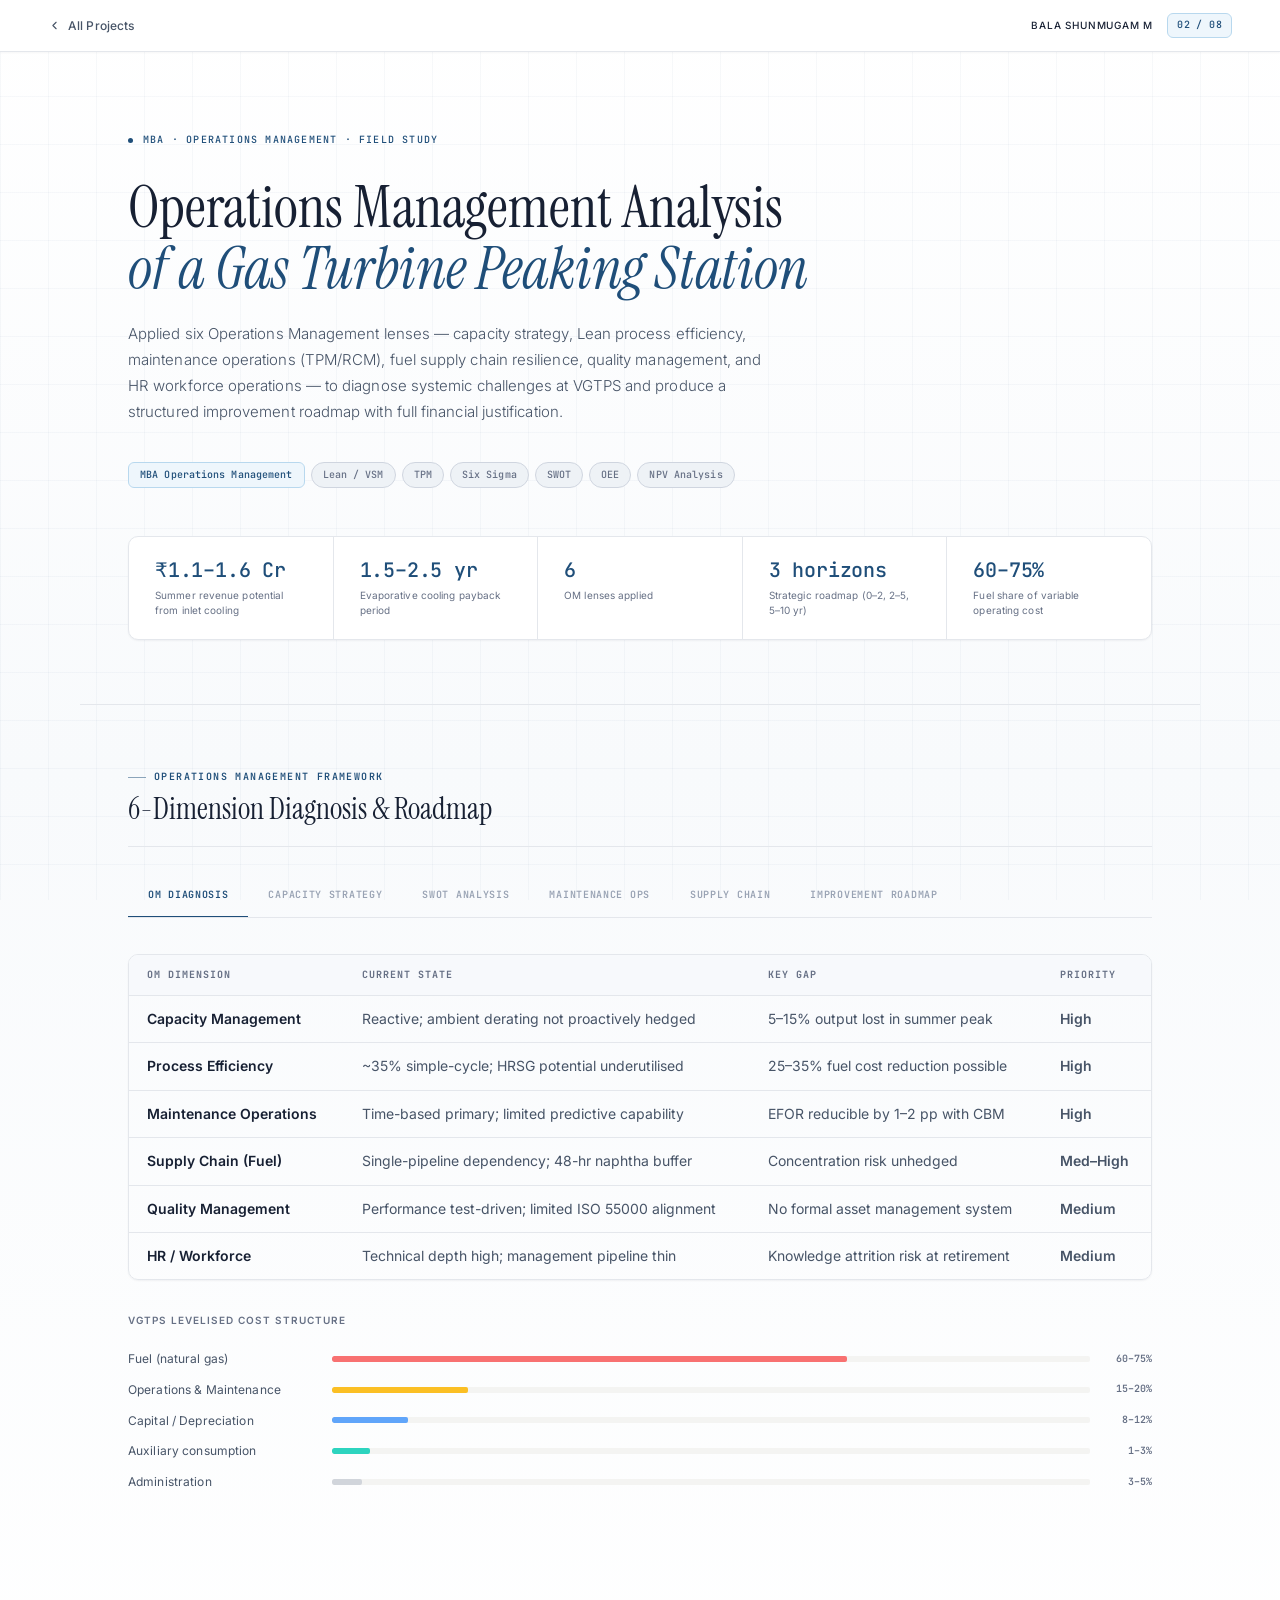
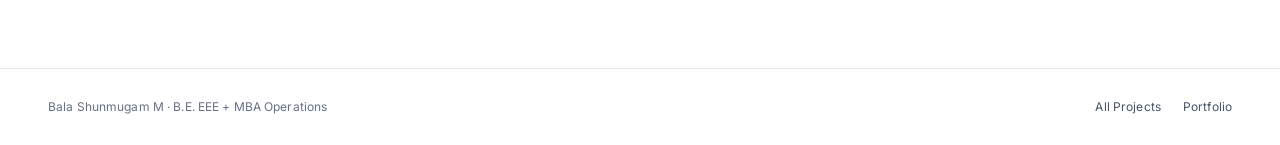
<file: project-02.html>
<!DOCTYPE html>
<html lang="en">
<head>
  <meta charset="UTF-8"/>
  <meta name="viewport" content="width=device-width,initial-scale=1.0"/>
  <title>OM Analysis — VGTPS — Bala Shunmugam M</title>
  <link rel="preconnect" href="https://fonts.googleapis.com"/>
  <link rel="preconnect" href="https://fonts.gstatic.com" crossorigin/>
  <link href="https://fonts.googleapis.com/css2?family=Instrument+Serif:ital@0;1&family=Inter:wght@300;400;500;600&family=JetBrains+Mono:wght@400;500;600&display=swap" rel="stylesheet"/>
  <link rel="stylesheet" href="css/project.css"/>
  <style>:root{--accent:#0f6e56;--accent-light:#e6f7f3;--accent-mid:#9fd4c4;--accent-dark:#065241;}</style>
  <link rel="stylesheet" href="css/common.css" />
</head>
<body>
<nav class="p-nav">
  <a href="projects.html" class="p-nav-back"><svg viewBox="0 0 24 24"><polyline points="15 18 9 12 15 6"/></svg>All Projects</a>
  <div class="p-nav-right"><span class="p-nav-name">Bala Shunmugam M</span><span class="p-nav-num">02 / 08</span></div>
</nav>

<section class="p-hero">
  <div class="p-eyebrow"><div class="p-eyebrow-dot"></div><span class="p-eyebrow-text">MBA · Operations Management · Field Study</span></div>
  <h1 class="p-title">Operations Management Analysis<br><em>of a Gas Turbine Peaking Station</em></h1>
  <p class="p-desc">Applied six Operations Management lenses — capacity strategy, Lean process efficiency, maintenance operations (TPM/RCM), fuel supply chain resilience, quality management, and HR workforce operations — to diagnose systemic challenges at VGTPS and produce a structured improvement roadmap with full financial justification.</p>
  <div class="p-tags">
    <span class="p-tag p-tag-accent">MBA Operations Management</span>
    <span class="p-tag">Lean / VSM</span><span class="p-tag">TPM</span>
    <span class="p-tag">Six Sigma</span><span class="p-tag">SWOT</span>
    <span class="p-tag">OEE</span><span class="p-tag">NPV Analysis</span>
  </div>
  <div class="p-impact">
    <div class="p-impact-item"><div class="p-impact-val">₹1.1–1.6 Cr</div><div class="p-impact-label">Summer revenue potential from inlet cooling</div></div>
    <div class="p-impact-item"><div class="p-impact-val">1.5–2.5 yr</div><div class="p-impact-label">Evaporative cooling payback period</div></div>
    <div class="p-impact-item"><div class="p-impact-val">6</div><div class="p-impact-label">OM lenses applied</div></div>
    <div class="p-impact-item"><div class="p-impact-val">3 horizons</div><div class="p-impact-label">Strategic roadmap (0–2, 2–5, 5–10 yr)</div></div>
    <div class="p-impact-item"><div class="p-impact-val">60–75%</div><div class="p-impact-label">Fuel share of variable operating cost</div></div>
  </div>
</section>

<div class="p-content">
  <div class="p-section">
    <div class="p-section-label">Operations Management Framework</div>
    <div class="p-section-title">6-Dimension Diagnosis &amp; Roadmap</div>
    <div class="p-tabs">
      <div class="p-tab active" onclick="tab(this,'p2a')">OM Diagnosis</div>
      <div class="p-tab" onclick="tab(this,'p2b')">Capacity Strategy</div>
      <div class="p-tab" onclick="tab(this,'p2c')">SWOT Analysis</div>
      <div class="p-tab" onclick="tab(this,'p2d')">Maintenance Ops</div>
      <div class="p-tab" onclick="tab(this,'p2e')">Supply Chain</div>
      <div class="p-tab" onclick="tab(this,'p2f')">Improvement Roadmap</div>
    </div>

    <div id="p2a" class="p-panel active">
      <div class="p-table-wrap">
        <table class="p-table">
          <thead><tr><th>OM Dimension</th><th>Current State</th><th>Key Gap</th><th>Priority</th></tr></thead>
          <tbody>
            <tr><td><strong>Capacity Management</strong></td><td>Reactive; ambient derating not proactively hedged</td><td>5–15% output lost in summer peak</td><td class="c-red fw-6">High</td></tr>
            <tr><td><strong>Process Efficiency</strong></td><td>~35% simple-cycle; HRSG potential underutilised</td><td>25–35% fuel cost reduction possible</td><td class="c-red fw-6">High</td></tr>
            <tr><td><strong>Maintenance Operations</strong></td><td>Time-based primary; limited predictive capability</td><td>EFOR reducible by 1–2 pp with CBM</td><td class="c-red fw-6">High</td></tr>
            <tr><td><strong>Supply Chain (Fuel)</strong></td><td>Single-pipeline dependency; 48-hr naphtha buffer</td><td>Concentration risk unhedged</td><td class="c-amber fw-6">Med–High</td></tr>
            <tr><td><strong>Quality Management</strong></td><td>Performance test-driven; limited ISO 55000 alignment</td><td>No formal asset management system</td><td class="c-amber fw-6">Medium</td></tr>
            <tr><td><strong>HR / Workforce</strong></td><td>Technical depth high; management pipeline thin</td><td>Knowledge attrition risk at retirement</td><td class="c-amber fw-6">Medium</td></tr>
          </tbody>
        </table>
      </div>
      <div class="p-barchart">
        <div class="p-barchart-title">VGTPS Levelised Cost Structure</div>
        <div class="p-bar-row"><div class="p-bar-label">Fuel (natural gas)</div><div class="p-bar-track"><div class="p-bar-fill" style="width:68%;background:#f87171"></div></div><div class="p-bar-val">60–75%</div></div>
        <div class="p-bar-row"><div class="p-bar-label">Operations &amp; Maintenance</div><div class="p-bar-track"><div class="p-bar-fill" style="width:18%;background:#fbbf24"></div></div><div class="p-bar-val">15–20%</div></div>
        <div class="p-bar-row"><div class="p-bar-label">Capital / Depreciation</div><div class="p-bar-track"><div class="p-bar-fill" style="width:10%;background:#60a5fa"></div></div><div class="p-bar-val">8–12%</div></div>
        <div class="p-bar-row"><div class="p-bar-label">Auxiliary consumption</div><div class="p-bar-track"><div class="p-bar-fill" style="width:5%;background:#2dd4bf"></div></div><div class="p-bar-val">1–3%</div></div>
        <div class="p-bar-row"><div class="p-bar-label">Administration</div><div class="p-bar-track"><div class="p-bar-fill" style="width:4%;background:#d1d5db"></div></div><div class="p-bar-val">3–5%</div></div>
      </div>
    </div>

    <div id="p2b" class="p-panel">
      <div class="p-card-grid">
        <div class="p-card" style="--card-color:#dc2626"><div class="p-card-label">The Peak Paradox</div><div class="p-card-text">Tamil Nadu peak demand occurs in April–June when ambient temperatures are highest. Gas turbines are air-breathing: <strong>each 1°C above ISO 15°C baseline = 0.6% output loss</strong>. At +15°C ambient, the plant is already running 9% below nameplate when the grid needs it most.</div></div>
        <div class="p-card" style="--card-color:var(--blue)"><div class="p-card-label">Capacity Metrics</div><div class="p-card-text">Key metrics for peaking plants: <strong>Equivalent Forced Outage Rate (EFOR)</strong> — percentage of time unavailable due to unplanned outage; <strong>Availability Factor</strong> — fraction of time able to generate; <strong>Capacity Factor</strong> — actual vs maximum possible output (low for peaking units, by design).</div></div>
        <div class="p-card" style="--card-color:var(--amber)"><div class="p-card-label">Operations Interventions</div><div class="p-card-text">1. <strong>Inlet evaporative cooling</strong> — recovers 4–8% summer derating. 2. <strong>Steam/water injection</strong> — augments mass flow, boosts power during peaks. 3. <strong>Peak rating</strong> — elevated firing temperature at cost of shorter inspection intervals. 4. <strong>Zero planned outages April–June.</strong></div></div>
        <div class="p-card" style="--card-color:var(--green)"><div class="p-card-label">Financial Opportunity</div><div class="p-card-text">Inlet cooling capital cost: ₹1.5–2.5 Cr. Additional summer revenue from recovered output: <strong>₹1.1–1.6 Cr per summer season</strong>. Simple payback: <strong>1.5–2.5 years</strong>. NPV positive at any reasonable discount rate given 20+ year plant life.</div></div>
      </div>
    </div>

    <div id="p2c" class="p-panel">
      <div class="p-swot">
        <div class="p-swot-cell"><div class="p-swot-label c-green">Strengths</div>
          <div class="p-swot-item">Fast start capability (~15 min) — primary competitive asset</div>
          <div class="p-swot-item">Dual-fuel readiness (gas + naphtha backup)</div>
          <div class="p-swot-item">Experienced operations team with deep plant knowledge</div>
          <div class="p-swot-item">Strategic grid location in southern Tamil Nadu</div>
          <div class="p-swot-item">High peaking value in renewable-heavy grid future</div>
        </div>
        <div class="p-swot-cell"><div class="p-swot-label c-red">Weaknesses</div>
          <div class="p-swot-item">Open-cycle thermal efficiency only 30–40%</div>
          <div class="p-swot-item">High ambient derating in summer months (5–15%)</div>
          <div class="p-swot-item">Time-based maintenance — limited predictive capability</div>
          <div class="p-swot-item">Single GAIL pipeline fuel dependency</div>
          <div class="p-swot-item">Limited in-house OEM-level overhaul capability</div>
        </div>
        <div class="p-swot-cell"><div class="p-swot-label" style="color:var(--blue)">Opportunities</div>
          <div class="p-swot-item">HRSG retrofit → combined-cycle (efficiency to ~50%)</div>
          <div class="p-swot-item">Inlet cooling → recover 4–8% summer output</div>
          <div class="p-swot-item">Ancillary services market (frequency response, spinning reserve)</div>
          <div class="p-swot-item">VSD retrofits → 15–30% auxiliary consumption saving</div>
          <div class="p-swot-item">Digital twin / IoT predictive maintenance</div>
        </div>
        <div class="p-swot-cell"><div class="p-swot-label c-amber">Threats</div>
          <div class="p-swot-item">Natural gas price volatility and supply risk</div>
          <div class="p-swot-item">Increasing renewables reducing dispatch hours</div>
          <div class="p-swot-item">Tightening NOx / CO₂ environmental norms</div>
          <div class="p-swot-item">Ageing workforce and knowledge attrition</div>
          <div class="p-swot-item">Competition from newer, more efficient peaking assets</div>
        </div>
      </div>
    </div>

    <div id="p2d" class="p-panel">
      <div class="p-table-wrap">
        <table class="p-table">
          <thead><tr><th>Inspection Type</th><th>Trigger (EOH)</th><th>Scope</th></tr></thead>
          <tbody>
            <tr><td><strong>Combustion Inspection</strong></td><td>~8,000 EOH</td><td>Combustion liners, transition pieces, cross-fire tubes, fuel nozzles</td></tr>
            <tr><td><strong>Hot Gas Path (HGP)</strong></td><td>~24,000 EOH</td><td>Stage-1 &amp; Stage-2 nozzles and buckets — highest temperature components</td></tr>
            <tr><td><strong>Major Inspection</strong></td><td>~48,000 EOH</td><td>Complete disassembly; all turbine and compressor rotating parts</td></tr>
          </tbody>
        </table>
      </div>
      <div class="p-barchart mb-6">
        <div class="p-barchart-title">Maintenance Strategy Maturity at VGTPS</div>
        <div class="p-bar-row"><div class="p-bar-label">Breakdown (reactive)</div><div class="p-bar-track"><div class="p-bar-fill" style="width:20%;background:#f87171"></div></div><div class="p-bar-val">Minor</div></div>
        <div class="p-bar-row"><div class="p-bar-label">Preventive (OEM schedule)</div><div class="p-bar-track"><div class="p-bar-fill" style="width:90%;background:#4ade80"></div></div><div class="p-bar-val">Primary</div></div>
        <div class="p-bar-row"><div class="p-bar-label">Condition-based</div><div class="p-bar-track"><div class="p-bar-fill" style="width:45%;background:#fbbf24"></div></div><div class="p-bar-val">Partial</div></div>
        <div class="p-bar-row"><div class="p-bar-label">Predictive (IoT/ML)</div><div class="p-bar-track"><div class="p-bar-fill" style="width:10%;background:#c4b5fd"></div></div><div class="p-bar-val">Nascent</div></div>
      </div>
      <div class="p-findings">
        <div class="p-finding"><div class="p-finding-num">→</div><div class="p-finding-text">Implement <strong>condition-based monitoring</strong> using vibration analytics, lube oil spectrometry, and thermographic surveys to detect faults before forced outage — target EFOR reduction of 1–2 percentage points.</div></div>
        <div class="p-finding"><div class="p-finding-num">→</div><div class="p-finding-text"><strong>TPM Pillar 1 (Autonomous Maintenance):</strong> Train operators on daily walk-rounds and early anomaly detection to reduce emergency callouts and unplanned stoppages.</div></div>
        <div class="p-finding"><div class="p-finding-num">→</div><div class="p-finding-text">Note: Peak rating and fuel-type changes <strong>accelerate equivalent operating hours (EOH)</strong> relative to calendar hours — must be tracked to avoid premature component failure.</div></div>
      </div>
    </div>

    <div id="p2e" class="p-panel">
      <div class="p-card-grid">
        <div class="p-card" style="--card-color:#dc2626"><div class="p-card-label">Fuel Supply Risk</div><div class="p-card-text"><strong>Single-pipeline dependency:</strong> GAIL pipeline is the sole natural gas feed. Any infrastructure disruption causes immediate dispatch unavailability. No above-ground gas storage. 48-hour naphtha buffer stock is the only hedge.</div></div>
        <div class="p-card" style="--card-color:var(--amber)"><div class="p-card-label">Price Volatility</div><div class="p-card-text">Natural gas prices linked to international LNG spot markets and long-term contracted rates. Unhedged fuel cost exposure impacts plant economics directly — <strong>fuel = 60–75% of variable cost</strong>. Wobbe Index variations in pipeline gas require combustor tuning adjustments.</div></div>
        <div class="p-card" style="--card-color:var(--blue)"><div class="p-card-label">Spare Parts Tension</div><div class="p-card-text">Classic OM tension: <strong>holding costs</strong> (expensive slow-moving GT spares tie up capital) vs <strong>stockout costs</strong> (a missing Stage-1 bucket delays a 48,000 EOH major inspection). OEM lead times of 6–18 months make this especially acute for critical rotating parts.</div></div>
        <div class="p-card" style="--card-color:var(--green)"><div class="p-card-label">Mitigation Strategy</div><div class="p-card-text">Minimum 48-hour naphtha buffer + dual-fuel readiness protocol. Spare parts: ABC-classify all GT spares; maintain critical A-items in-house; use regional pool agreements for B-items; rely on OEM ordering for C-items.</div></div>
      </div>
    </div>

    <div id="p2f" class="p-panel">
      <div class="p-recs">
        <div class="p-rec"><span class="p-rec-tag rec-now">0–2 yr</span><div class="p-rec-text"><strong>Online compressor water washing</strong> — protocol triggered by inlet filter ΔP monitoring. 1–3% continuous power recovery, near-zero capex.</div></div>
        <div class="p-rec"><span class="p-rec-tag rec-now">0–2 yr</span><div class="p-rec-text"><strong>VSD retrofits on auxiliary motors</strong> — cooling water pumps, air compressors, ID fans. Payback 3–5 years; 15–30% auxiliary consumption reduction.</div></div>
        <div class="p-rec"><span class="p-rec-tag rec-now">0–2 yr</span><div class="p-rec-text"><strong>EFOR reduction programme</strong> — root-cause analysis for every forced outage; monthly trending of top-5 failure modes; formalised DCS operator simulator training calendar.</div></div>
        <div class="p-rec"><span class="p-rec-tag rec-mid">2–5 yr</span><div class="p-rec-text"><strong>Inlet evaporative cooling</strong> — recover 4–8% summer output derating. Capital ₹1.5–2.5 Cr; additional revenue ₹1.1–1.6 Cr/summer; payback <strong>1.5–2.5 years</strong>.</div></div>
        <div class="p-rec"><span class="p-rec-tag rec-mid">2–5 yr</span><div class="p-rec-text"><strong>HRSG feasibility study</strong> — model NPV, IRR and payback under projected gas prices and dispatch hours. Combined-cycle pushes efficiency from ~35% to ~50–55%.</div></div>
        <div class="p-rec"><span class="p-rec-tag rec-mid">2–5 yr</span><div class="p-rec-text"><strong>Predictive maintenance pilot</strong> — vibration analytics and lube oil spectrometry on 2–3 critical rotating assets to demonstrate EFOR improvement before fleet rollout.</div></div>
        <div class="p-rec"><span class="p-rec-tag rec-long">5–10 yr</span><div class="p-rec-text"><strong>Combined-cycle conversion (CCPP)</strong> — reduces fuel cost per kWh by 25–35%, improves environmental compliance, future-proofs plant against carbon pricing.</div></div>
        <div class="p-rec"><span class="p-rec-tag rec-long">5–10 yr</span><div class="p-rec-text"><strong>Hydrogen co-firing readiness</strong> — explore blended H₂ combustion as India's hydrogen economy matures, reducing natural gas dependency and carbon exposure.</div></div>
      </div>
    </div>
  </div>
</div>

<footer class="p-footer">
  <span class="p-footer-name">Bala Shunmugam M · B.E. EEE + MBA Operations</span>
  <div class="p-footer-links"><a href="projects.html"> All Projects</a><a href="index.html">Portfolio</a></div>
</footer>
<script>function tab(el,id){const w=el.closest('.p-section');w.querySelectorAll('.p-tab').forEach(t=>t.classList.remove('active'));w.querySelectorAll('.p-panel').forEach(p=>p.classList.remove('active'));el.classList.add('active');w.querySelector('#'+id).classList.add('active');}</script>
</body>
</html>
</file>
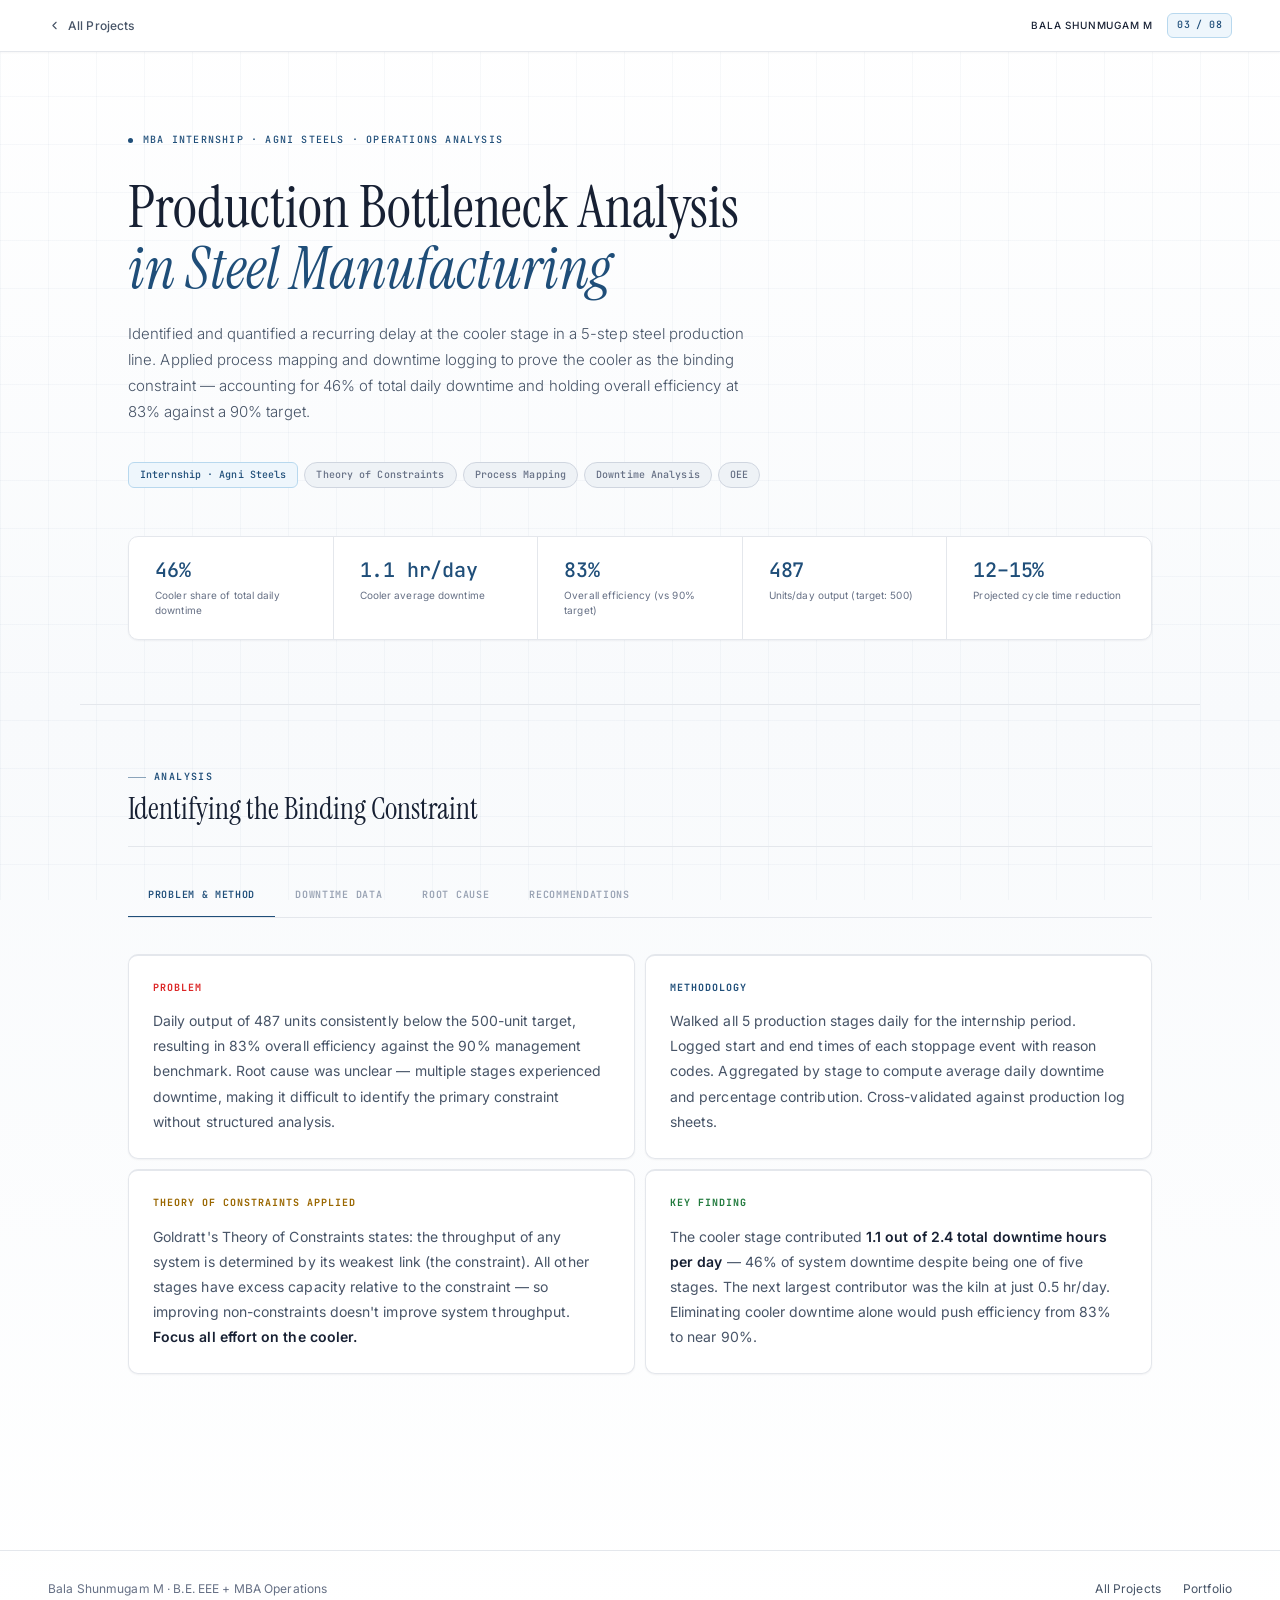
<file: project-03.html>
<!DOCTYPE html>
<html lang="en">
<head>
  <meta charset="UTF-8"/>
  <meta name="viewport" content="width=device-width,initial-scale=1.0"/>
  <title>Bottleneck Analysis — Agni Steels — Bala Shunmugam M</title>
  <link rel="preconnect" href="https://fonts.googleapis.com"/>
  <link rel="preconnect" href="https://fonts.gstatic.com" crossorigin/>
  <link href="https://fonts.googleapis.com/css2?family=Instrument+Serif:ital@0;1&family=Inter:wght@300;400;500;600&family=JetBrains+Mono:wght@400;500;600&display=swap" rel="stylesheet"/>
  <link rel="stylesheet" href="css/project.css"/>
  <style>:root{--accent:#7c2d12;--accent-light:#fef3ee;--accent-mid:#f4c4a8;--accent-dark:#5a1f0b;}</style>
  <link rel="stylesheet" href="css/common.css" />
</head>
<body>
<nav class="p-nav">
  <a href="projects.html" class="p-nav-back"><svg viewBox="0 0 24 24"><polyline points="15 18 9 12 15 6"/></svg>All Projects</a>
  <div class="p-nav-right"><span class="p-nav-name">Bala Shunmugam M</span><span class="p-nav-num">03 / 08</span></div>
</nav>

<section class="p-hero">
  <div class="p-eyebrow"><div class="p-eyebrow-dot"></div><span class="p-eyebrow-text">MBA Internship · Agni Steels · Operations Analysis</span></div>
  <h1 class="p-title">Production Bottleneck Analysis<br><em>in Steel Manufacturing</em></h1>
  <p class="p-desc">Identified and quantified a recurring delay at the cooler stage in a 5-step steel production line. Applied process mapping and downtime logging to prove the cooler as the binding constraint — accounting for 46% of total daily downtime and holding overall efficiency at 83% against a 90% target.</p>
  <div class="p-tags">
    <span class="p-tag p-tag-accent">Internship · Agni Steels</span>
    <span class="p-tag">Theory of Constraints</span>
    <span class="p-tag">Process Mapping</span>
    <span class="p-tag">Downtime Analysis</span>
    <span class="p-tag">OEE</span>
  </div>
  <div class="p-impact">
    <div class="p-impact-item"><div class="p-impact-val">46%</div><div class="p-impact-label">Cooler share of total daily downtime</div></div>
    <div class="p-impact-item"><div class="p-impact-val">1.1 hr/day</div><div class="p-impact-label">Cooler average downtime</div></div>
    <div class="p-impact-item"><div class="p-impact-val">83%</div><div class="p-impact-label">Overall efficiency (vs 90% target)</div></div>
    <div class="p-impact-item"><div class="p-impact-val">487</div><div class="p-impact-label">Units/day output (target: 500)</div></div>
    <div class="p-impact-item"><div class="p-impact-val">12–15%</div><div class="p-impact-label">Projected cycle time reduction</div></div>
  </div>
</section>

<div class="p-content">
  <div class="p-section">
    <div class="p-section-label">Analysis</div>
    <div class="p-section-title">Identifying the Binding Constraint</div>
    <div class="p-tabs">
      <div class="p-tab active" onclick="tab(this,'p3a')">Problem &amp; Method</div>
      <div class="p-tab" onclick="tab(this,'p3b')">Downtime Data</div>
      <div class="p-tab" onclick="tab(this,'p3c')">Root Cause</div>
      <div class="p-tab" onclick="tab(this,'p3d')">Recommendations</div>
    </div>

    <div id="p3a" class="p-panel active">
      <div class="p-card-grid">
        <div class="p-card" style="--card-color:#dc2626"><div class="p-card-label">Problem</div><div class="p-card-text">Daily output of 487 units consistently below the 500-unit target, resulting in 83% overall efficiency against the 90% management benchmark. Root cause was unclear — multiple stages experienced downtime, making it difficult to identify the primary constraint without structured analysis.</div></div>
        <div class="p-card" style="--card-color:var(--blue)"><div class="p-card-label">Methodology</div><div class="p-card-text">Walked all 5 production stages daily for the internship period. Logged start and end times of each stoppage event with reason codes. Aggregated by stage to compute average daily downtime and percentage contribution. Cross-validated against production log sheets.</div></div>
        <div class="p-card" style="--card-color:var(--amber)"><div class="p-card-label">Theory of Constraints Applied</div><div class="p-card-text">Goldratt's Theory of Constraints states: the throughput of any system is determined by its weakest link (the constraint). All other stages have excess capacity relative to the constraint — so improving non-constraints doesn't improve system throughput. <strong>Focus all effort on the cooler.</strong></div></div>
        <div class="p-card" style="--card-color:var(--green)"><div class="p-card-label">Key Finding</div><div class="p-card-text">The cooler stage contributed <strong>1.1 out of 2.4 total downtime hours per day</strong> — 46% of system downtime despite being one of five stages. The next largest contributor was the kiln at just 0.5 hr/day. Eliminating cooler downtime alone would push efficiency from 83% to near 90%.</div></div>
      </div>
    </div>

    <div id="p3b" class="p-panel">
      <div class="p-metrics" style="grid-template-columns:repeat(3,1fr)">
        <div class="p-metric"><div class="p-metric-name">Total daily downtime</div><div class="p-metric-val c-red">2.4 <span style="font-size:14px">hrs</span></div><div class="p-metric-sub">Average across all stages</div></div>
        <div class="p-metric"><div class="p-metric-name">Cooler downtime</div><div class="p-metric-val" style="color:#ea580c">1.1 <span style="font-size:14px">hrs</span></div><div class="p-metric-sub">46% of total — binding constraint</div></div>
        <div class="p-metric"><div class="p-metric-name">Efficiency gap</div><div class="p-metric-val c-amber">7 <span style="font-size:14px">pp</span></div><div class="p-metric-sub">83% actual vs 90% target</div></div>
      </div>
      <div class="p-barchart">
        <div class="p-barchart-title">Stage-wise Downtime — Average Hours per Day</div>
        <div class="p-bar-row"><div class="p-bar-label">Conveyor</div><div class="p-bar-track"><div class="p-bar-fill" style="width:13%;background:#60a5fa"></div></div><div class="p-bar-val">0.3 hr</div></div>
        <div class="p-bar-row"><div class="p-bar-label">Bunker</div><div class="p-bar-track"><div class="p-bar-fill" style="width:17%;background:#60a5fa"></div></div><div class="p-bar-val">0.4 hr</div></div>
        <div class="p-bar-row"><div class="p-bar-label">Kiln</div><div class="p-bar-track"><div class="p-bar-fill" style="width:21%;background:#60a5fa"></div></div><div class="p-bar-val">0.5 hr</div></div>
        <div class="p-bar-row"><div class="p-bar-label">Cooler ⚠ Constraint</div><div class="p-bar-track"><div class="p-bar-fill" style="width:46%;background:#f87171"></div></div><div class="p-bar-val">1.1 hr</div></div>
        <div class="p-bar-row"><div class="p-bar-label">ESP</div><div class="p-bar-track"><div class="p-bar-fill" style="width:4%;background:#60a5fa"></div></div><div class="p-bar-val">0.1 hr</div></div>
      </div>
      <div class="p-barchart">
        <div class="p-barchart-title">Weekly Efficiency Trend (%)</div>
        <div class="p-bar-row"><div class="p-bar-label">Week 1</div><div class="p-bar-track"><div class="p-bar-fill" style="width:79%;background:#4ade80"></div></div><div class="p-bar-val">79%</div></div>
        <div class="p-bar-row"><div class="p-bar-label">Week 2</div><div class="p-bar-track"><div class="p-bar-fill" style="width:81%;background:#4ade80"></div></div><div class="p-bar-val">81%</div></div>
        <div class="p-bar-row"><div class="p-bar-label">Week 3</div><div class="p-bar-track"><div class="p-bar-fill" style="width:76%;background:#f87171"></div></div><div class="p-bar-val">76%</div></div>
        <div class="p-bar-row"><div class="p-bar-label">Week 4</div><div class="p-bar-track"><div class="p-bar-fill" style="width:83%;background:#4ade80"></div></div><div class="p-bar-val">83%</div></div>
        <div class="p-bar-row"><div class="p-bar-label">Week 5</div><div class="p-bar-track"><div class="p-bar-fill" style="width:88%;background:#4ade80"></div></div><div class="p-bar-val">88%</div></div>
      </div>
    </div>

    <div id="p3c" class="p-panel">
      <div class="p-callout">
        <div class="p-callout-title">Why the cooler breaks down most often</div>
        <div class="p-callout-body">The cooler handles the highest thermal stress in the production line — it receives hot material directly from the kiln and must cool it rapidly. Repeated thermal cycling degrades mechanical components faster than any other stage. Without predictive monitoring, failures arrive without warning.</div>
      </div>
      <div class="p-findings">
        <div class="p-finding"><div class="p-finding-num">01</div><div class="p-finding-text"><strong>Thermal fatigue:</strong> Repeated heating and cooling cycles cause micro-cracking in cooler grate plates and seals, leading to periodic breakdowns that appear random but follow a predictable cumulative damage pattern.</div></div>
        <div class="p-finding"><div class="p-finding-num">02</div><div class="p-finding-text"><strong>No early warning system:</strong> Operators had no temperature or vibration monitoring on cooler components. Failures were discovered reactively — only when the line stopped — rather than proactively from condition monitoring trends.</div></div>
        <div class="p-finding"><div class="p-finding-num">03</div><div class="p-finding-text"><strong>Cascading idle time:</strong> When the cooler stops, upstream stages (kiln, bunker, conveyor) must also stop or slow — amplifying the direct downtime into system-wide lost output far greater than the cooler downtime alone.</div></div>
        <div class="p-finding"><div class="p-finding-num">04</div><div class="p-finding-text"><strong>Week 3 spike to 76%:</strong> Traced to an unplanned cooler replacement event. The absence of a standby component and a slow procurement process extended the stoppage — a supply chain vulnerability compounding the maintenance gap.</div></div>
      </div>
    </div>

    <div id="p3d" class="p-panel">
      <div class="p-recs">
        <div class="p-rec"><span class="p-rec-tag rec-now">Immediate</span><div class="p-rec-text"><strong>Install temperature monitoring on cooler grate plates</strong> — wireless sensors transmitting to the DCS. Set alarm thresholds before failure temperature to give operators 30–60 minutes warning for planned intervention.</div></div>
        <div class="p-rec"><span class="p-rec-tag rec-now">Immediate</span><div class="p-rec-text"><strong>Maintain one spare grate assembly on-site</strong> — the most frequently replaced cooler component. Estimated cost < ₹50,000; eliminates the 8–12 hr procurement delay that extended the Week 3 stoppage.</div></div>
        <div class="p-rec"><span class="p-rec-tag rec-mid">Short-term</span><div class="p-rec-text"><strong>Establish a preventive replacement schedule</strong> for grate plates and seals based on cumulative operating hours — before thermal fatigue failure occurs. Align to planned weekend maintenance windows to avoid mid-shift breakdowns.</div></div>
        <div class="p-rec"><span class="p-rec-tag rec-mid">Short-term</span><div class="p-rec-text"><strong>Apply Theory of Constraints five-step process:</strong> 1) Identify — cooler confirmed. 2) Exploit — maximise cooler uptime. 3) Subordinate — adjust all other stages to support cooler. 4) Elevate — invest in cooler capacity and reliability. 5) Repeat — check for new constraint.</div></div>
        <div class="p-rec"><span class="p-rec-tag rec-long">Medium-term</span><div class="p-rec-text"><strong>Projected outcome:</strong> Reducing cooler downtime from 1.1 to 0.3 hr/day (matching the kiln as the new limiting stage) would raise overall efficiency from 83% to approximately <strong>90%</strong> — closing the performance gap entirely.</div></div>
      </div>
    </div>
  </div>
</div>

<footer class="p-footer">
  <span class="p-footer-name">Bala Shunmugam M · B.E. EEE + MBA Operations</span>
  <div class="p-footer-links"><a href="projects.html"> All Projects</a><a href="index.html">Portfolio</a></div>
</footer>
<script>function tab(el,id){const w=el.closest('.p-section');w.querySelectorAll('.p-tab').forEach(t=>t.classList.remove('active'));w.querySelectorAll('.p-panel').forEach(p=>p.classList.remove('active'));el.classList.add('active');w.querySelector('#'+id).classList.add('active');}</script>
</body>
</html>
</file>
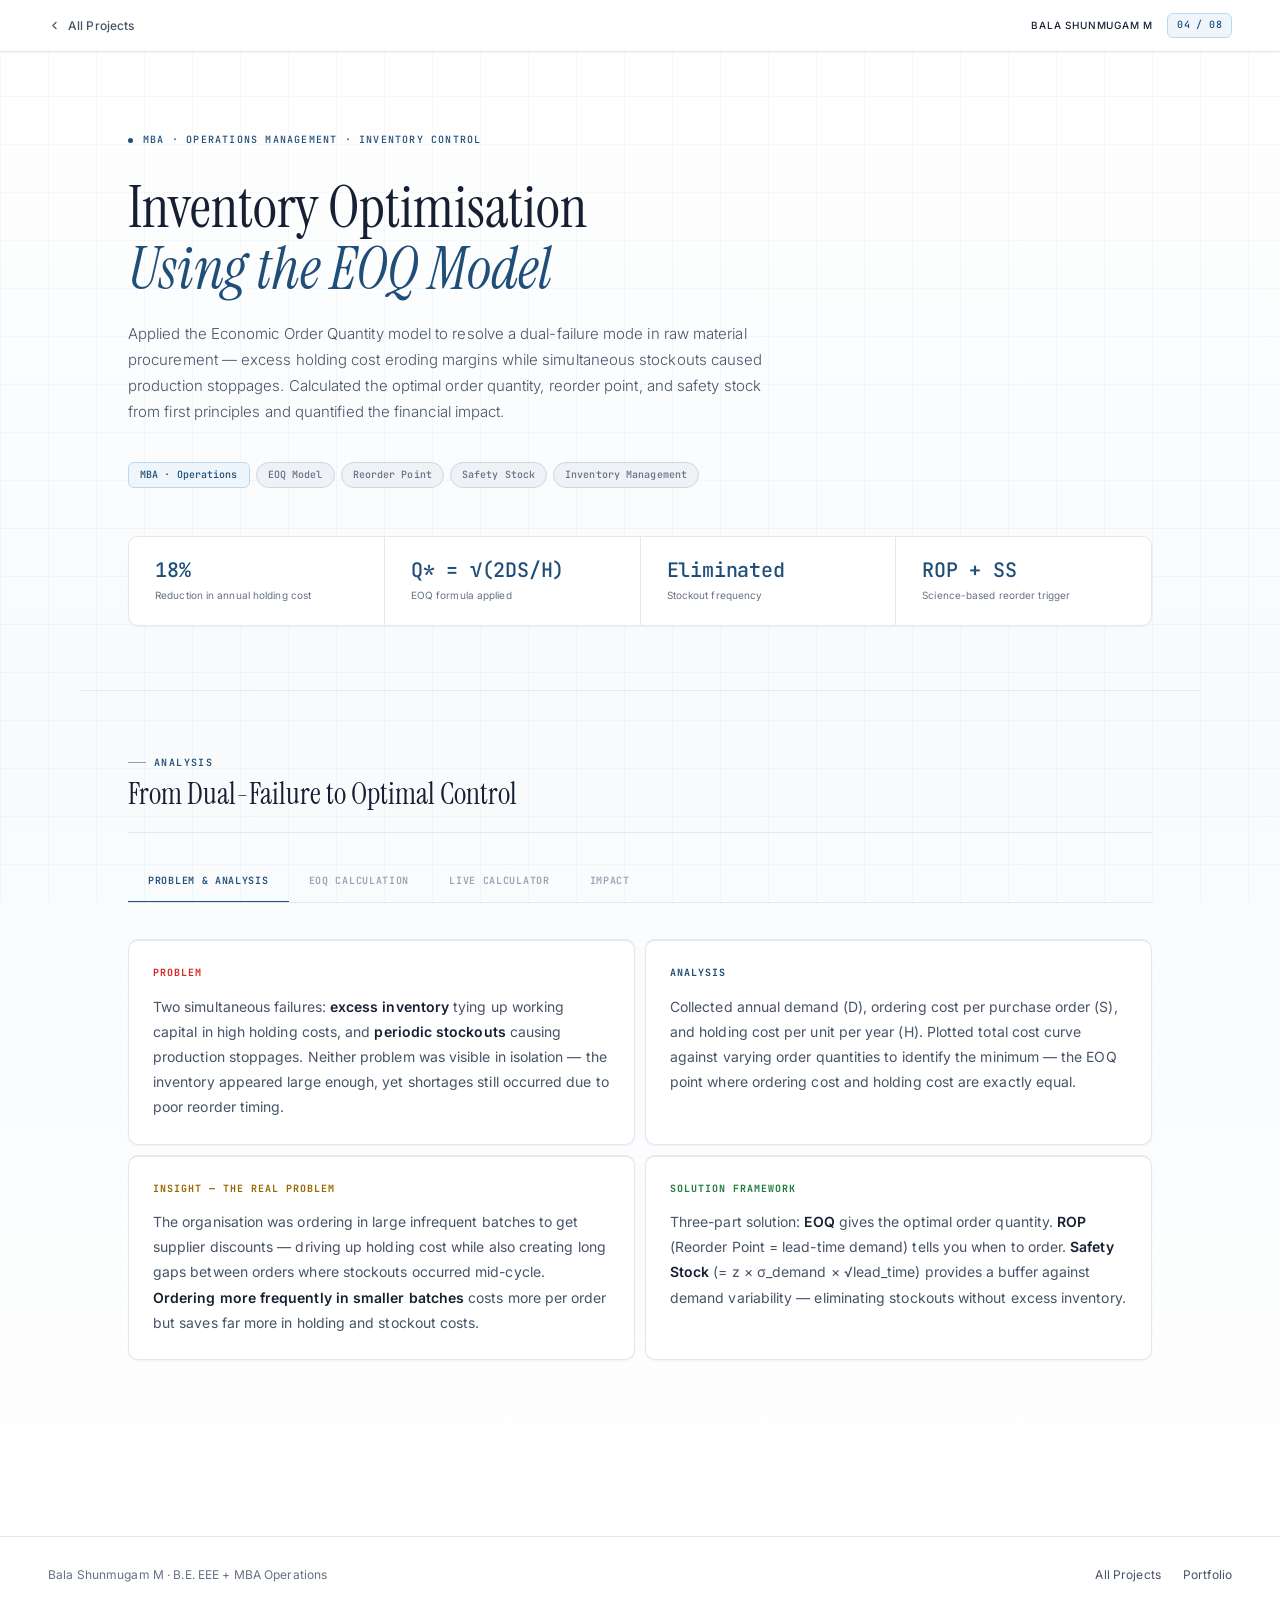
<file: project-04.html>
<!DOCTYPE html>
<html lang="en">
<head>
  <meta charset="UTF-8"/>
  <meta name="viewport" content="width=device-width,initial-scale=1.0"/>
  <title>Inventory Optimisation — EOQ Model — Bala Shunmugam M</title>
  <link rel="preconnect" href="https://fonts.googleapis.com"/>
  <link rel="preconnect" href="https://fonts.gstatic.com" crossorigin/>
  <link href="https://fonts.googleapis.com/css2?family=Instrument+Serif:ital@0;1&family=Inter:wght@300;400;500;600&family=JetBrains+Mono:wght@400;500;600&display=swap" rel="stylesheet"/>
  <link rel="stylesheet" href="css/project.css"/>
  <style>:root{--accent:#92400e;--accent-light:#fffbeb;--accent-mid:#fcd070;--accent-dark:#6b2e0a;}</style>
  <link rel="stylesheet" href="css/common.css" />
</head>
<body>
<nav class="p-nav">
  <a href="projects.html" class="p-nav-back"><svg viewBox="0 0 24 24"><polyline points="15 18 9 12 15 6"/></svg>All Projects</a>
  <div class="p-nav-right"><span class="p-nav-name">Bala Shunmugam M</span><span class="p-nav-num">04 / 08</span></div>
</nav>

<section class="p-hero">
  <div class="p-eyebrow"><div class="p-eyebrow-dot"></div><span class="p-eyebrow-text">MBA · Operations Management · Inventory Control</span></div>
  <h1 class="p-title">Inventory Optimisation<br><em>Using the EOQ Model</em></h1>
  <p class="p-desc">Applied the Economic Order Quantity model to resolve a dual-failure mode in raw material procurement — excess holding cost eroding margins while simultaneous stockouts caused production stoppages. Calculated the optimal order quantity, reorder point, and safety stock from first principles and quantified the financial impact.</p>
  <div class="p-tags">
    <span class="p-tag p-tag-accent">MBA · Operations</span>
    <span class="p-tag">EOQ Model</span><span class="p-tag">Reorder Point</span>
    <span class="p-tag">Safety Stock</span><span class="p-tag">Inventory Management</span>
  </div>
  <div class="p-impact">
    <div class="p-impact-item"><div class="p-impact-val">18%</div><div class="p-impact-label">Reduction in annual holding cost</div></div>
    <div class="p-impact-item"><div class="p-impact-val">Q* = √(2DS/H)</div><div class="p-impact-label">EOQ formula applied</div></div>
    <div class="p-impact-item"><div class="p-impact-val">Eliminated</div><div class="p-impact-label">Stockout frequency</div></div>
    <div class="p-impact-item"><div class="p-impact-val">ROP + SS</div><div class="p-impact-label">Science-based reorder trigger</div></div>
  </div>
</section>

<div class="p-content">
  <div class="p-section">
    <div class="p-section-label">Analysis</div>
    <div class="p-section-title">From Dual-Failure to Optimal Control</div>
    <div class="p-tabs">
      <div class="p-tab active" onclick="tab(this,'p4a')">Problem &amp; Analysis</div>
      <div class="p-tab" onclick="tab(this,'p4b')">EOQ Calculation</div>
      <div class="p-tab" onclick="tab(this,'p4c')">Live Calculator</div>
      <div class="p-tab" onclick="tab(this,'p4d')">Impact</div>
    </div>

    <div id="p4a" class="p-panel active">
      <div class="p-card-grid">
        <div class="p-card" style="--card-color:#dc2626"><div class="p-card-label">Problem</div><div class="p-card-text">Two simultaneous failures: <strong>excess inventory</strong> tying up working capital in high holding costs, and <strong>periodic stockouts</strong> causing production stoppages. Neither problem was visible in isolation — the inventory appeared large enough, yet shortages still occurred due to poor reorder timing.</div></div>
        <div class="p-card" style="--card-color:var(--blue)"><div class="p-card-label">Analysis</div><div class="p-card-text">Collected annual demand (D), ordering cost per purchase order (S), and holding cost per unit per year (H). Plotted total cost curve against varying order quantities to identify the minimum — the EOQ point where ordering cost and holding cost are exactly equal.</div></div>
        <div class="p-card" style="--card-color:var(--amber)"><div class="p-card-label">Insight — The Real Problem</div><div class="p-card-text">The organisation was ordering in large infrequent batches to get supplier discounts — driving up holding cost while also creating long gaps between orders where stockouts occurred mid-cycle. <strong>Ordering more frequently in smaller batches</strong> costs more per order but saves far more in holding and stockout costs.</div></div>
        <div class="p-card" style="--card-color:var(--green)"><div class="p-card-label">Solution Framework</div><div class="p-card-text">Three-part solution: <strong>EOQ</strong> gives the optimal order quantity. <strong>ROP</strong> (Reorder Point = lead-time demand) tells you when to order. <strong>Safety Stock</strong> (= z × σ_demand × √lead_time) provides a buffer against demand variability — eliminating stockouts without excess inventory.</div></div>
      </div>
    </div>

    <div id="p4b" class="p-panel">
      <div class="p-callout">
        <div class="p-callout-title">EOQ Formula Derivation</div>
        <div class="p-callout-body">Total annual cost = Ordering cost + Holding cost = (D/Q)×S + (Q/2)×H. Minimise by differentiating with respect to Q and setting to zero: dTC/dQ = −DS/Q² + H/2 = 0 → Q* = √(2DS/H). At this point, ordering cost exactly equals holding cost — the economic optimum.</div>
      </div>
      <div class="p-table-wrap">
        <table class="p-table">
          <thead><tr><th>Variable</th><th>Meaning</th><th>Example Value</th><th>Unit</th></tr></thead>
          <tbody>
            <tr><td><strong>D</strong></td><td>Annual demand</td><td>5,000</td><td>units/year</td></tr>
            <tr><td><strong>S</strong></td><td>Ordering cost per order</td><td>₹200</td><td>₹/order</td></tr>
            <tr><td><strong>H</strong></td><td>Annual holding cost per unit</td><td>₹5</td><td>₹/unit/year</td></tr>
            <tr class="row-accent"><td><strong>Q*</strong></td><td>Optimal order quantity (EOQ)</td><td>632</td><td>units</td></tr>
            <tr><td><strong>ROP</strong></td><td>Reorder point (lead-time demand)</td><td>Lead time × D/365</td><td>units</td></tr>
            <tr><td><strong>SS</strong></td><td>Safety stock (95% service level)</td><td>z(1.65) × σ × √LT</td><td>units</td></tr>
          </tbody>
        </table>
      </div>
      <div class="p-findings">
        <div class="p-finding"><div class="p-finding-num">→</div><div class="p-finding-text"><strong>At Q*:</strong> annual ordering cost = (5000/632) × 200 = ₹1,582. Annual holding cost = (632/2) × 5 = ₹1,580. Equal — confirming Q* is correct.</div></div>
        <div class="p-finding"><div class="p-finding-num">→</div><div class="p-finding-text"><strong>Before EOQ:</strong> Organisation was ordering Q = 1,500 units/order (3× per year). Holding cost = (1500/2) × 5 = ₹3,750/yr — 2.37× higher than the EOQ optimum. Total cost saving ≈ 18%.</div></div>
        <div class="p-finding"><div class="p-finding-num">→</div><div class="p-finding-text"><strong>ROP + Safety Stock:</strong> Setting the reorder trigger and buffer eliminates stockouts without increasing average inventory — the surplus from SS is offset by the lower cycle inventory at Q*.</div></div>
      </div>
    </div>

    <div id="p4c" class="p-panel">
      <div class="p-tool">
        <div class="p-tool-title">EOQ Live Calculator</div>
        <div class="p-tool-desc">Enter your parameters — results update instantly. All calculations run in-browser.</div>
        <div class="p-slider-row"><label>Annual demand D (units)</label><input type="range" id="eoq-d" min="500" max="20000" step="100" value="5000" oninput="calcEOQ()"/><div class="p-slider-val" id="sv-d">5,000</div></div>
        <div class="p-slider-row"><label>Ordering cost per order S (₹)</label><input type="range" id="eoq-s" min="50" max="2000" step="10" value="200" oninput="calcEOQ()"/><div class="p-slider-val" id="sv-s">₹200</div></div>
        <div class="p-slider-row"><label>Holding cost per unit/year H (₹)</label><input type="range" id="eoq-h" min="1" max="50" step="1" value="5" oninput="calcEOQ()"/><div class="p-slider-val" id="sv-h">₹5</div></div>
        <div class="p-tool-outputs" style="grid-template-columns:repeat(3,1fr)">
          <div class="p-tool-out"><div class="p-tool-out-val" id="out-eoq">632</div><div class="p-tool-out-label">EOQ Q* (units)</div></div>
          <div class="p-tool-out"><div class="p-tool-out-val" id="out-orders">7.9</div><div class="p-tool-out-label">Orders per year</div></div>
          <div class="p-tool-out"><div class="p-tool-out-val" id="out-cost">₹3,162</div><div class="p-tool-out-label">Min annual total cost</div></div>
        </div>
        <div class="p-tool-formula" id="eoq-formula">Q* = √(2 × 5000 × 200 / 5) = 632 units · Orders/yr = 5000/632 = 7.9</div>
      </div>
    </div>

    <div id="p4d" class="p-panel">
      <div class="p-metrics">
        <div class="p-metric"><div class="p-metric-name">Holding cost reduction</div><div class="p-metric-val c-green">18<span style="font-size:14px">%</span></div><div class="p-metric-sub">Annual saving from optimal Q*</div></div>
        <div class="p-metric"><div class="p-metric-name">Stockout frequency</div><div class="p-metric-val c-green">→ 0</div><div class="p-metric-sub">Eliminated by ROP + Safety Stock</div></div>
        <div class="p-metric"><div class="p-metric-name">Service level achieved</div><div class="p-metric-val" style="color:var(--blue)">95<span style="font-size:14px">%</span></div><div class="p-metric-sub">With z = 1.65 safety stock buffer</div></div>
      </div>
      <div class="p-callout">
        <div class="p-callout-title">Key Takeaway</div>
        <div class="p-callout-body">The EOQ model works not because it produces a magic number, but because it forces an organisation to precisely quantify the opposing cost forces — ordering and holding — and find the exact point where they balance. Most organisations over-order to avoid stockouts and unknowingly pay 2–3× the optimal holding cost as a result.</div>
      </div>
    </div>
  </div>
</div>

<footer class="p-footer">
  <span class="p-footer-name">Bala Shunmugam M · B.E. EEE + MBA Operations</span>
  <div class="p-footer-links"><a href="projects.html"> All Projects</a><a href="index.html">Portfolio</a></div>
</footer>
<script>
function tab(el,id){const w=el.closest('.p-section');w.querySelectorAll('.p-tab').forEach(t=>t.classList.remove('active'));w.querySelectorAll('.p-panel').forEach(p=>p.classList.remove('active'));el.classList.add('active');w.querySelector('#'+id).classList.add('active');}
function calcEOQ(){
  const D=+document.getElementById('eoq-d').value;
  const S=+document.getElementById('eoq-s').value;
  const H=+document.getElementById('eoq-h').value;
  document.getElementById('sv-d').textContent=D.toLocaleString();
  document.getElementById('sv-s').textContent='₹'+S;
  document.getElementById('sv-h').textContent='₹'+H;
  const Q=Math.round(Math.sqrt(2*D*S/H));
  const orders=(D/Q).toFixed(1);
  const cost=Math.round(2*Math.sqrt(D*S*H/2));
  document.getElementById('out-eoq').textContent=Q;
  document.getElementById('out-orders').textContent=orders;
  document.getElementById('out-cost').textContent='₹'+cost.toLocaleString();
  document.getElementById('eoq-formula').textContent=`Q* = √(2 × ${D} × ${S} / ${H}) = ${Q} units · Orders/yr = ${D}/${Q} = ${orders}`;
}
</script>
</body>
</html>
</file>
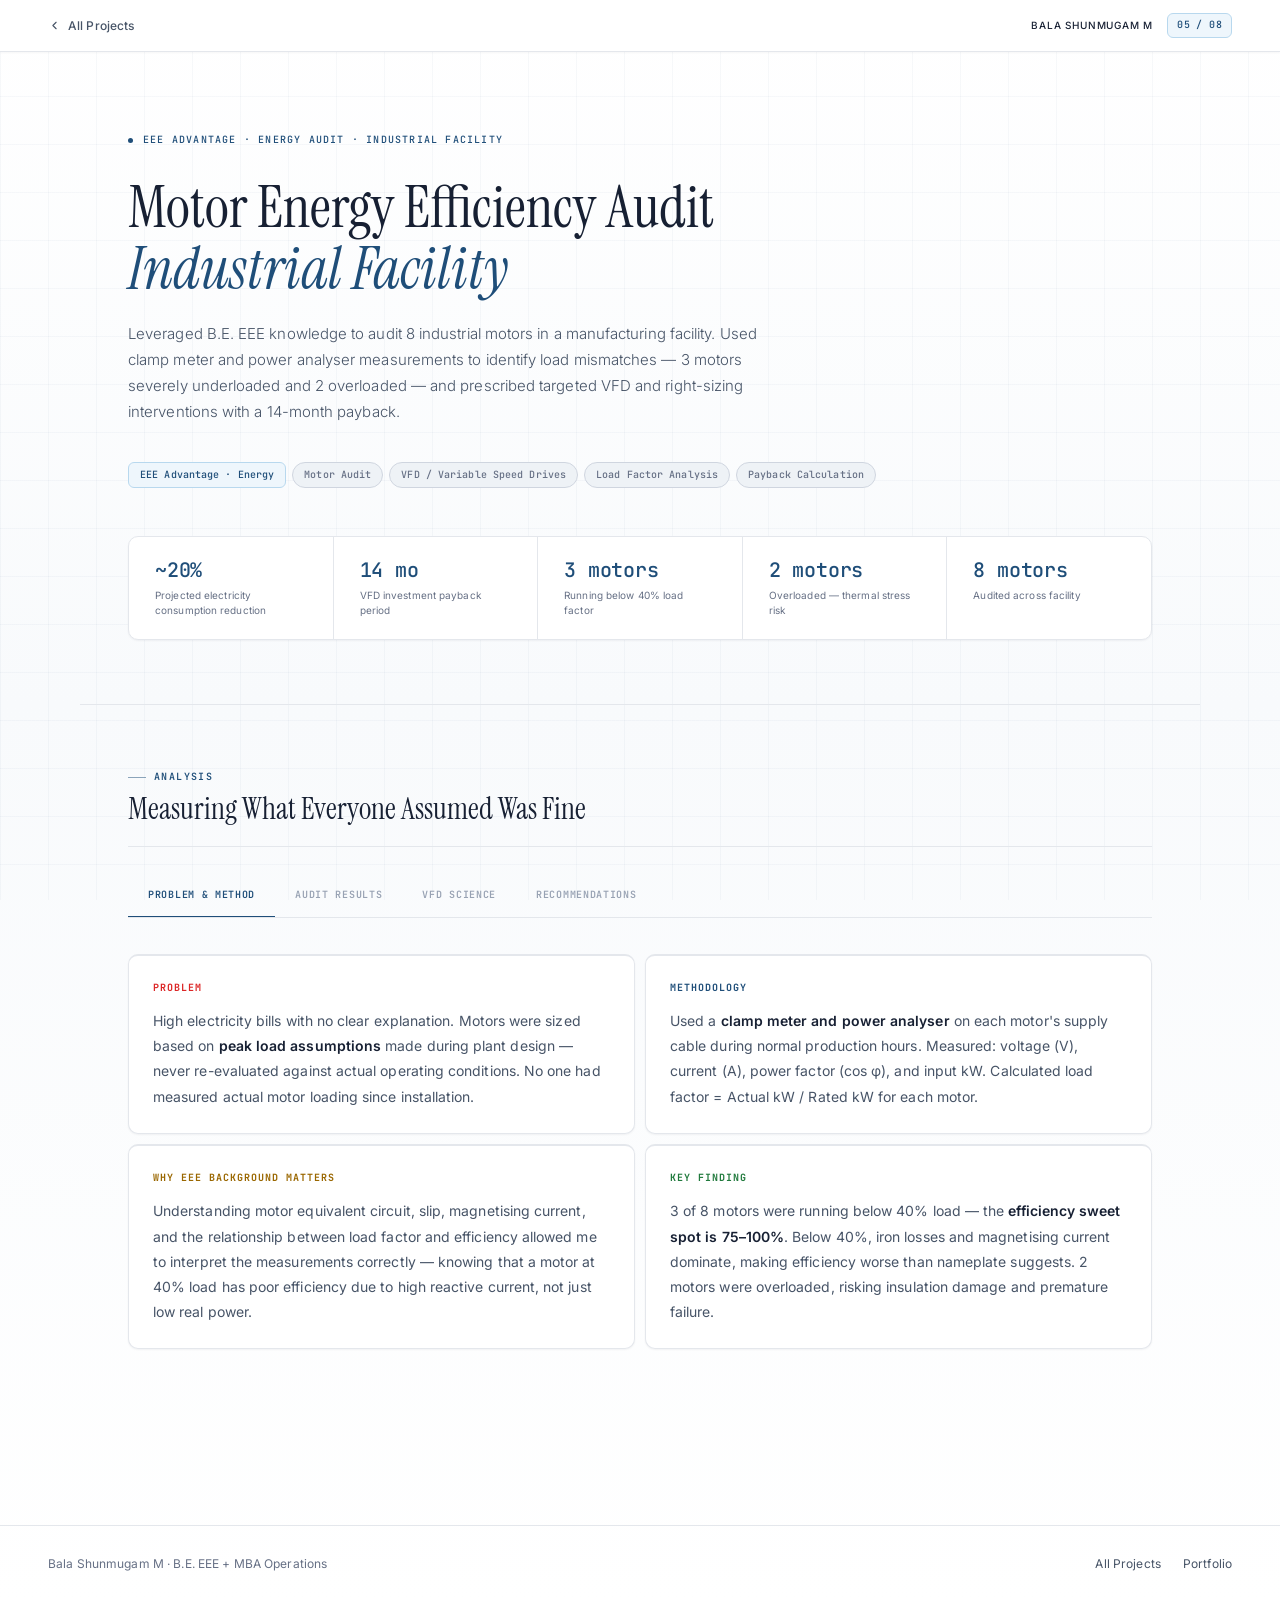
<file: project-05.html>
<!DOCTYPE html>
<html lang="en">
<head>
  <meta charset="UTF-8"/>
  <meta name="viewport" content="width=device-width,initial-scale=1.0"/>
  <title>Motor Energy Audit — Bala Shunmugam M</title>
  <link rel="preconnect" href="https://fonts.googleapis.com"/>
  <link rel="preconnect" href="https://fonts.gstatic.com" crossorigin/>
  <link href="https://fonts.googleapis.com/css2?family=Instrument+Serif:ital@0;1&family=Inter:wght@300;400;500;600&family=JetBrains+Mono:wght@400;500;600&display=swap" rel="stylesheet"/>
  <link rel="stylesheet" href="css/project.css"/>
  <style>:root{--accent:#064e3b;--accent-light:#ecfdf5;--accent-mid:#86d5b3;--accent-dark:#033326;}</style>
  <link rel="stylesheet" href="css/common.css" />
</head>
<body>
<nav class="p-nav">
  <a href="projects.html" class="p-nav-back"><svg viewBox="0 0 24 24"><polyline points="15 18 9 12 15 6"/></svg>All Projects</a>
  <div class="p-nav-right"><span class="p-nav-name">Bala Shunmugam M</span><span class="p-nav-num">05 / 08</span></div>
</nav>

<section class="p-hero">
  <div class="p-eyebrow"><div class="p-eyebrow-dot"></div><span class="p-eyebrow-text">EEE Advantage · Energy Audit · Industrial Facility</span></div>
  <h1 class="p-title">Motor Energy Efficiency Audit<br><em>Industrial Facility</em></h1>
  <p class="p-desc">Leveraged B.E. EEE knowledge to audit 8 industrial motors in a manufacturing facility. Used clamp meter and power analyser measurements to identify load mismatches — 3 motors severely underloaded and 2 overloaded — and prescribed targeted VFD and right-sizing interventions with a 14-month payback.</p>
  <div class="p-tags">
    <span class="p-tag p-tag-accent">EEE Advantage · Energy</span>
    <span class="p-tag">Motor Audit</span><span class="p-tag">VFD / Variable Speed Drives</span>
    <span class="p-tag">Load Factor Analysis</span><span class="p-tag">Payback Calculation</span>
  </div>
  <div class="p-impact">
    <div class="p-impact-item"><div class="p-impact-val">~20%</div><div class="p-impact-label">Projected electricity consumption reduction</div></div>
    <div class="p-impact-item"><div class="p-impact-val">14 mo</div><div class="p-impact-label">VFD investment payback period</div></div>
    <div class="p-impact-item"><div class="p-impact-val">3 motors</div><div class="p-impact-label">Running below 40% load factor</div></div>
    <div class="p-impact-item"><div class="p-impact-val">2 motors</div><div class="p-impact-label">Overloaded — thermal stress risk</div></div>
    <div class="p-impact-item"><div class="p-impact-val">8 motors</div><div class="p-impact-label">Audited across facility</div></div>
  </div>
</section>

<div class="p-content">
  <div class="p-section">
    <div class="p-section-label">Analysis</div>
    <div class="p-section-title">Measuring What Everyone Assumed Was Fine</div>
    <div class="p-tabs">
      <div class="p-tab active" onclick="tab(this,'p5a')">Problem &amp; Method</div>
      <div class="p-tab" onclick="tab(this,'p5b')">Audit Results</div>
      <div class="p-tab" onclick="tab(this,'p5c')">VFD Science</div>
      <div class="p-tab" onclick="tab(this,'p5d')">Recommendations</div>
    </div>

    <div id="p5a" class="p-panel active">
      <div class="p-card-grid">
        <div class="p-card" style="--card-color:#dc2626"><div class="p-card-label">Problem</div><div class="p-card-text">High electricity bills with no clear explanation. Motors were sized based on <strong>peak load assumptions</strong> made during plant design — never re-evaluated against actual operating conditions. No one had measured actual motor loading since installation.</div></div>
        <div class="p-card" style="--card-color:var(--blue)"><div class="p-card-label">Methodology</div><div class="p-card-text">Used a <strong>clamp meter and power analyser</strong> on each motor's supply cable during normal production hours. Measured: voltage (V), current (A), power factor (cos φ), and input kW. Calculated load factor = Actual kW / Rated kW for each motor.</div></div>
        <div class="p-card" style="--card-color:var(--amber)"><div class="p-card-label">Why EEE Background Matters</div><div class="p-card-text">Understanding motor equivalent circuit, slip, magnetising current, and the relationship between load factor and efficiency allowed me to interpret the measurements correctly — knowing that a motor at 40% load has poor efficiency due to high reactive current, not just low real power.</div></div>
        <div class="p-card" style="--card-color:var(--green)"><div class="p-card-label">Key Finding</div><div class="p-card-text">3 of 8 motors were running below 40% load — the <strong>efficiency sweet spot is 75–100%</strong>. Below 40%, iron losses and magnetising current dominate, making efficiency worse than nameplate suggests. 2 motors were overloaded, risking insulation damage and premature failure.</div></div>
      </div>
    </div>

    <div id="p5b" class="p-panel">
      <div class="p-table-wrap">
        <table class="p-table">
          <thead><tr><th>Motor</th><th>Rated kW</th><th>Measured kW</th><th>Load Factor</th><th>Power Factor</th><th>Recommendation</th></tr></thead>
          <tbody>
            <tr><td>M1 — Conveyor drive</td><td>22</td><td>9.2</td><td>42%</td><td>0.61</td><td>VFD installation</td></tr>
            <tr class="row-warn"><td><strong>M2 — Main pump</strong></td><td>37</td><td>12.1</td><td>33%</td><td>0.55</td><td><strong>Right-size to 15 kW + VFD</strong></td></tr>
            <tr class="row-warn"><td><strong>M3 — Cooling fan</strong></td><td>30</td><td>10.8</td><td>36%</td><td>0.57</td><td><strong>Right-size to 15 kW + VFD</strong></td></tr>
            <tr><td>M4 — Compressor</td><td>45</td><td>38.2</td><td>85%</td><td>0.88</td><td>No change — efficient</td></tr>
            <tr><td>M5 — Mixer</td><td>18.5</td><td>15.9</td><td>86%</td><td>0.87</td><td>No change — efficient</td></tr>
            <tr class="row-accent"><td><strong>M6 — Exhaust fan</strong></td><td>15</td><td>16.8</td><td>112%</td><td>0.82</td><td><strong>Replace with 18.5 kW unit</strong></td></tr>
            <tr class="row-accent"><td><strong>M7 — Feed pump</strong></td><td>22</td><td>24.1</td><td>110%</td><td>0.83</td><td><strong>Replace with 30 kW unit</strong></td></tr>
            <tr><td>M8 — Agitator</td><td>11</td><td>8.4</td><td>76%</td><td>0.85</td><td>No change — efficient</td></tr>
          </tbody>
        </table>
      </div>
      <div class="p-callout">
        <div class="p-callout-title">Reading the data</div>
        <div class="p-callout-body">Row highlighted in red = overloaded (load factor > 100%) — immediate risk. Row highlighted in blue = severely underloaded — candidates for right-sizing and VFD. Motors M4, M5, M8 are already operating efficiently and require no intervention.</div>
      </div>
    </div>

    <div id="p5c" class="p-panel">
      <div class="p-callout">
        <div class="p-callout-title">The Affinity Laws — why VFDs save so much energy</div>
        <div class="p-callout-body">For centrifugal machines (pumps, fans): Flow  Speed. Pressure  Speed². Power  Speed³. A 20% reduction in speed = a 49% reduction in power consumed. This cube relationship is why VFDs produce dramatic energy savings even with modest speed reductions.</div>
      </div>
      <div class="p-findings">
        <div class="p-finding"><div class="p-finding-num">01</div><div class="p-finding-text"><strong>Throttling valve vs VFD:</strong> The facility was controlling flow by partially closing valves — like driving a car with the accelerator fully pressed while braking. The motor still runs at full speed, consuming full power, while the valve dissipates energy as heat. A VFD slows the motor instead — using only the power actually needed.</div></div>
        <div class="p-finding"><div class="p-finding-num">02</div><div class="p-finding-text"><strong>Soft-start benefit:</strong> VFDs also eliminate the inrush current spike at motor start (typically 6–8× rated current for a direct-on-line start). This extends motor and cable life and reduces electrical demand charges on the utility bill.</div></div>
        <div class="p-finding"><div class="p-finding-num">03</div><div class="p-finding-text"><strong>Power factor improvement:</strong> Active front-end VFD topologies can maintain near-unity power factor at the supply point — reducing reactive power demand and eliminating power factor penalty charges on the electricity tariff.</div></div>
      </div>
    </div>

    <div id="p5d" class="p-panel">
      <div class="p-recs">
        <div class="p-rec"><span class="p-rec-tag rec-now">Priority 1</span><div class="p-rec-text"><strong>Replace M6 and M7 immediately</strong> — both are overloaded (110–112% load factor), risking winding insulation failure and unexpected breakdown. A motor burnout is a much larger cost than a planned replacement.</div></div>
        <div class="p-rec"><span class="p-rec-tag rec-now">Priority 2</span><div class="p-rec-text"><strong>Right-size M2 and M3 and install VFDs</strong> — replace the oversized 30–37 kW motors with correctly sized 15 kW units. Add VFD to each. Projected saving: ~45 kW continuous reduction = ~110,000 kWh/year saved.</div></div>
        <div class="p-rec"><span class="p-rec-tag rec-mid">Priority 3</span><div class="p-rec-text"><strong>Install VFD on M1 (conveyor drive)</strong> — at 42% load factor, a VFD can reduce speed by 20–30% during partial-load periods, cutting power by 49–66% during those intervals.</div></div>
        <div class="p-rec"><span class="p-rec-tag rec-long">Financial summary</span><div class="p-rec-text">Total projected reduction: ~20% of facility electricity consumption. Estimated VFD investment for M1–M3: ₹2.8–3.5 lakh. Annual electricity savings at ₹8/kWh: ₹2.8–3.2 lakh/year. Payback: <strong>~14 months</strong>.</div></div>
      </div>
    </div>
  </div>
</div>

<footer class="p-footer">
  <span class="p-footer-name">Bala Shunmugam M · B.E. EEE + MBA Operations</span>
  <div class="p-footer-links"><a href="projects.html"> All Projects</a><a href="index.html">Portfolio</a></div>
</footer>
<script>function tab(el,id){const w=el.closest('.p-section');w.querySelectorAll('.p-tab').forEach(t=>t.classList.remove('active'));w.querySelectorAll('.p-panel').forEach(p=>p.classList.remove('active'));el.classList.add('active');w.querySelector('#'+id).classList.add('active');}</script>
</body>
</html>
</file>
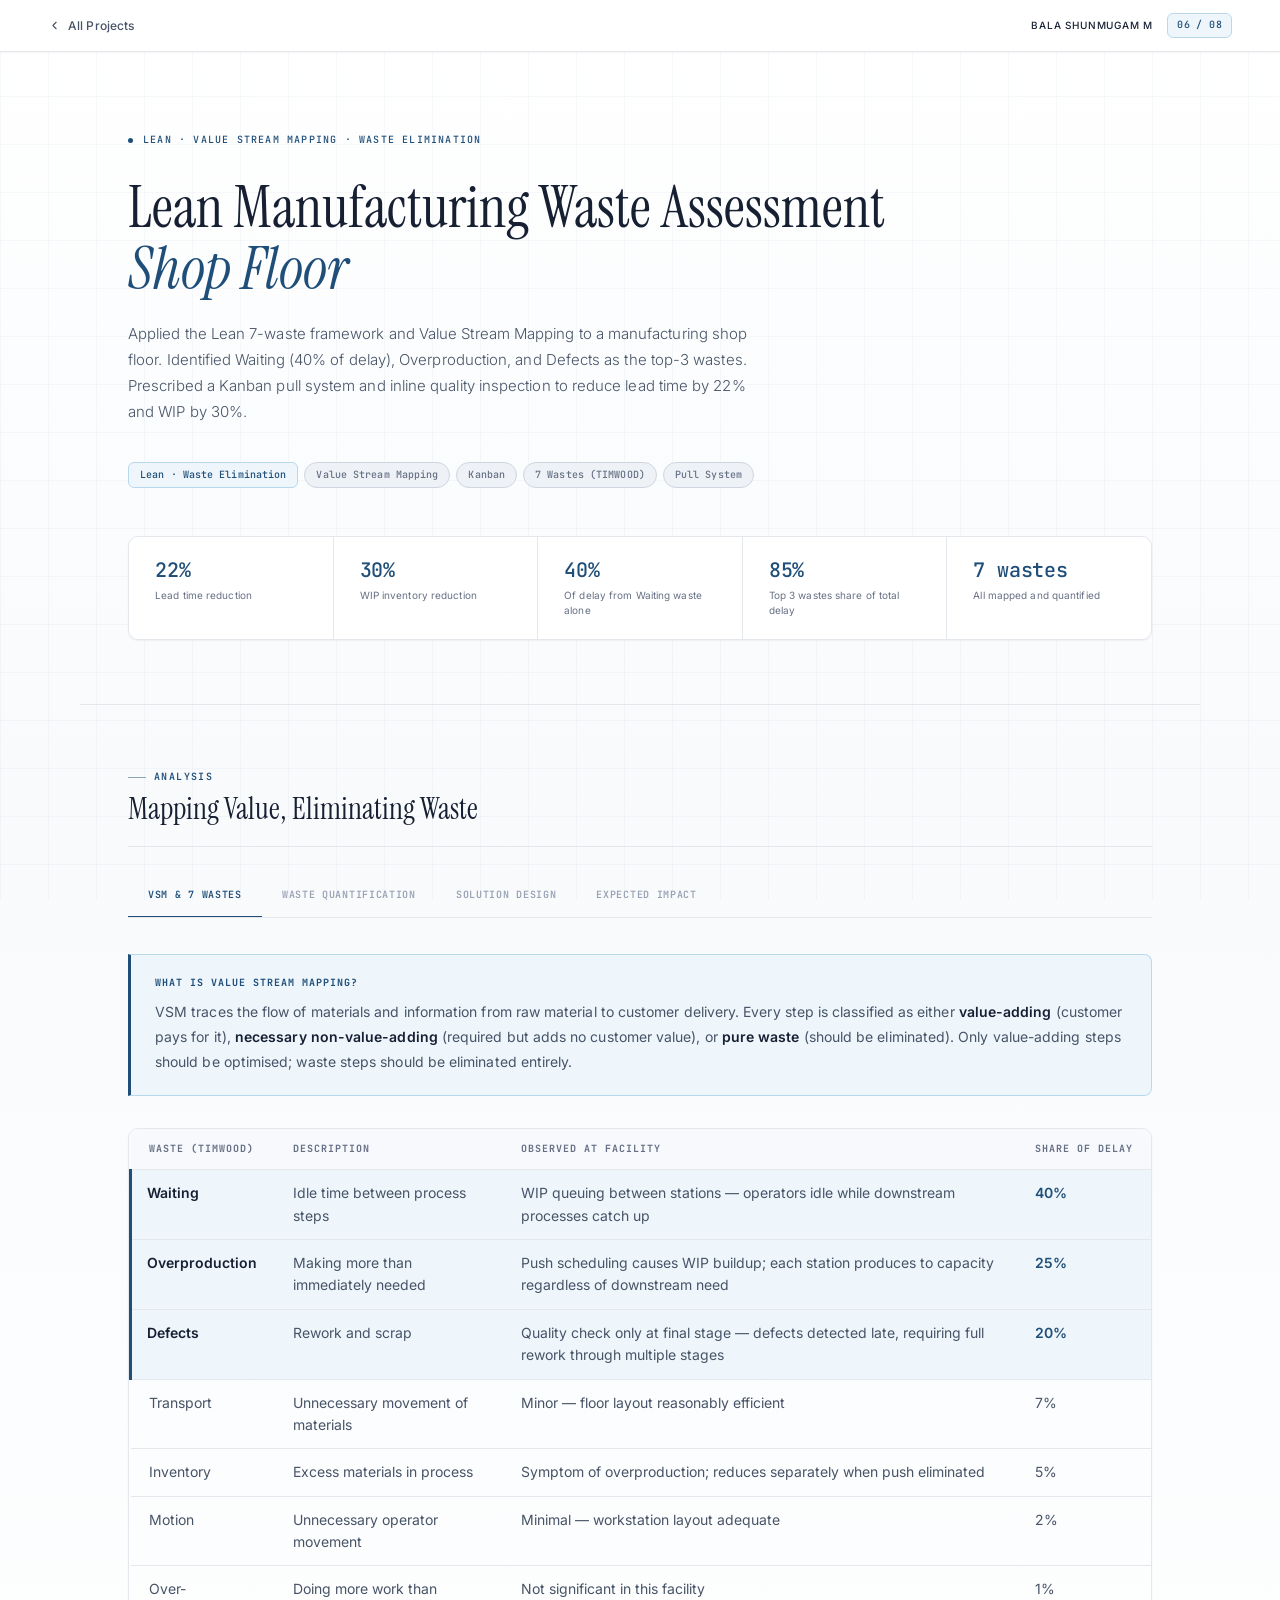
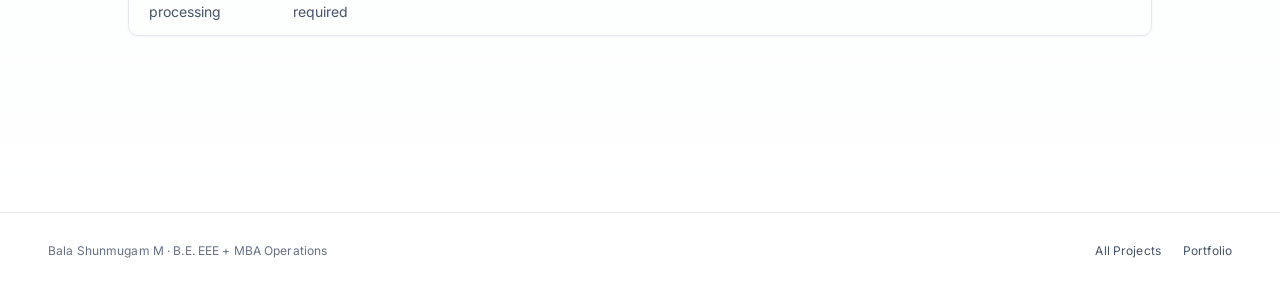
<file: project-06.html>
<!DOCTYPE html>
<html lang="en">
<head>
  <meta charset="UTF-8"/>
  <meta name="viewport" content="width=device-width,initial-scale=1.0"/>
  <title>Lean Waste Assessment — Bala Shunmugam M</title>
  <link rel="preconnect" href="https://fonts.googleapis.com"/>
  <link rel="preconnect" href="https://fonts.gstatic.com" crossorigin/>
  <link href="https://fonts.googleapis.com/css2?family=Instrument+Serif:ital@0;1&family=Inter:wght@300;400;500;600&family=JetBrains+Mono:wght@400;500;600&display=swap" rel="stylesheet"/>
  <link rel="stylesheet" href="css/project.css"/>
  <style>:root{--accent:#1e3a5f;--accent-light:#eff6ff;--accent-mid:#93c5fd;--accent-dark:#142843;}</style>
  <link rel="stylesheet" href="css/common.css" />
</head>
<body>
<nav class="p-nav">
  <a href="projects.html" class="p-nav-back"><svg viewBox="0 0 24 24"><polyline points="15 18 9 12 15 6"/></svg>All Projects</a>
  <div class="p-nav-right"><span class="p-nav-name">Bala Shunmugam M</span><span class="p-nav-num">06 / 08</span></div>
</nav>

<section class="p-hero">
  <div class="p-eyebrow"><div class="p-eyebrow-dot"></div><span class="p-eyebrow-text">Lean · Value Stream Mapping · Waste Elimination</span></div>
  <h1 class="p-title">Lean Manufacturing Waste Assessment<br><em>Shop Floor</em></h1>
  <p class="p-desc">Applied the Lean 7-waste framework and Value Stream Mapping to a manufacturing shop floor. Identified Waiting (40% of delay), Overproduction, and Defects as the top-3 wastes. Prescribed a Kanban pull system and inline quality inspection to reduce lead time by 22% and WIP by 30%.</p>
  <div class="p-tags">
    <span class="p-tag p-tag-accent">Lean · Waste Elimination</span>
    <span class="p-tag">Value Stream Mapping</span><span class="p-tag">Kanban</span>
    <span class="p-tag">7 Wastes (TIMWOOD)</span><span class="p-tag">Pull System</span>
  </div>
  <div class="p-impact">
    <div class="p-impact-item"><div class="p-impact-val">22%</div><div class="p-impact-label">Lead time reduction</div></div>
    <div class="p-impact-item"><div class="p-impact-val">30%</div><div class="p-impact-label">WIP inventory reduction</div></div>
    <div class="p-impact-item"><div class="p-impact-val">40%</div><div class="p-impact-label">Of delay from Waiting waste alone</div></div>
    <div class="p-impact-item"><div class="p-impact-val">85%</div><div class="p-impact-label">Top 3 wastes share of total delay</div></div>
    <div class="p-impact-item"><div class="p-impact-val">7 wastes</div><div class="p-impact-label">All mapped and quantified</div></div>
  </div>
</section>

<div class="p-content">
  <div class="p-section">
    <div class="p-section-label">Analysis</div>
    <div class="p-section-title">Mapping Value, Eliminating Waste</div>
    <div class="p-tabs">
      <div class="p-tab active" onclick="tab(this,'p6a')">VSM &amp; 7 Wastes</div>
      <div class="p-tab" onclick="tab(this,'p6b')">Waste Quantification</div>
      <div class="p-tab" onclick="tab(this,'p6c')">Solution Design</div>
      <div class="p-tab" onclick="tab(this,'p6d')">Expected Impact</div>
    </div>

    <div id="p6a" class="p-panel active">
      <div class="p-callout">
        <div class="p-callout-title">What is Value Stream Mapping?</div>
        <div class="p-callout-body">VSM traces the flow of materials and information from raw material to customer delivery. Every step is classified as either <strong>value-adding</strong> (customer pays for it), <strong>necessary non-value-adding</strong> (required but adds no customer value), or <strong>pure waste</strong> (should be eliminated). Only value-adding steps should be optimised; waste steps should be eliminated entirely.</div>
      </div>
      <div class="p-table-wrap">
        <table class="p-table">
          <thead><tr><th>Waste (TIMWOOD)</th><th>Description</th><th>Observed at Facility</th><th>Share of Delay</th></tr></thead>
          <tbody>
            <tr class="row-accent"><td><strong>Waiting</strong></td><td>Idle time between process steps</td><td>WIP queuing between stations — operators idle while downstream processes catch up</td><td class="fw-6" style="color:var(--accent)">40%</td></tr>
            <tr class="row-accent"><td><strong>Overproduction</strong></td><td>Making more than immediately needed</td><td>Push scheduling causes WIP buildup; each station produces to capacity regardless of downstream need</td><td class="fw-6" style="color:var(--accent)">25%</td></tr>
            <tr class="row-accent"><td><strong>Defects</strong></td><td>Rework and scrap</td><td>Quality check only at final stage — defects detected late, requiring full rework through multiple stages</td><td class="fw-6" style="color:var(--accent)">20%</td></tr>
            <tr><td>Transport</td><td>Unnecessary movement of materials</td><td>Minor — floor layout reasonably efficient</td><td>7%</td></tr>
            <tr><td>Inventory</td><td>Excess materials in process</td><td>Symptom of overproduction; reduces separately when push eliminated</td><td>5%</td></tr>
            <tr><td>Motion</td><td>Unnecessary operator movement</td><td>Minimal — workstation layout adequate</td><td>2%</td></tr>
            <tr><td>Over-processing</td><td>Doing more work than required</td><td>Not significant in this facility</td><td>1%</td></tr>
          </tbody>
        </table>
      </div>
    </div>

    <div id="p6b" class="p-panel">
      <div class="p-barchart">
        <div class="p-barchart-title">Waste Distribution — Share of Total Non-Value-Adding Time</div>
        <div class="p-bar-row"><div class="p-bar-label">Waiting</div><div class="p-bar-track"><div class="p-bar-fill" style="width:40%;background:#f87171"></div></div><div class="p-bar-val">40%</div></div>
        <div class="p-bar-row"><div class="p-bar-label">Overproduction</div><div class="p-bar-track"><div class="p-bar-fill" style="width:25%;background:#fb923c"></div></div><div class="p-bar-val">25%</div></div>
        <div class="p-bar-row"><div class="p-bar-label">Defects</div><div class="p-bar-track"><div class="p-bar-fill" style="width:20%;background:#fbbf24"></div></div><div class="p-bar-val">20%</div></div>
        <div class="p-bar-row"><div class="p-bar-label">Transport</div><div class="p-bar-track"><div class="p-bar-fill" style="width:7%;background:#60a5fa"></div></div><div class="p-bar-val">7%</div></div>
        <div class="p-bar-row"><div class="p-bar-label">Other</div><div class="p-bar-track"><div class="p-bar-fill" style="width:8%;background:#d1d5db"></div></div><div class="p-bar-val">8%</div></div>
      </div>
      <div class="p-findings">
        <div class="p-finding"><div class="p-finding-num">01</div><div class="p-finding-text"><strong>Waiting (40%):</strong> The biggest waste. When one station runs faster than the next, WIP accumulates and the faster station must stop. Root cause: push scheduling with no production ceiling between stations.</div></div>
        <div class="p-finding"><div class="p-finding-num">02</div><div class="p-finding-text"><strong>Overproduction (25%):</strong> Each station is scheduled to run at 100% capacity regardless of downstream status. This inflates WIP and cycle time. A unit sitting in queue is not customer value — it is lead time.</div></div>
        <div class="p-finding"><div class="p-finding-num">03</div><div class="p-finding-text"><strong>Defects (20%):</strong> Quality inspection only at the final station means defects travel through 3–4 upstream stages before detection. A defect found late costs 5–10× more to fix than one caught at source. The rework loop also consumes production capacity.</div></div>
      </div>
    </div>

    <div id="p6c" class="p-panel">
      <div class="p-card-grid">
        <div class="p-card" style="--card-color:var(--green)"><div class="p-card-label">Solution 1 — Kanban Pull System</div><div class="p-card-text">Replace push scheduling with a <strong>Kanban pull system</strong>. Each station only produces when the downstream station signals demand via a Kanban card. This automatically caps WIP between stations to the Kanban limit, eliminating overproduction and most waiting waste simultaneously.</div></div>
        <div class="p-card" style="--card-color:var(--blue)"><div class="p-card-label">Solution 2 — Inline Quality Gates</div><div class="p-card-text">Add a quality check at the output of each station (or at minimum, at the midpoint of the production flow). <strong>Stop-detect-fix at source</strong> rather than detect-rework at the end. Catch defects when they cost 1× to fix rather than 5–10× at the end of the line.</div></div>
        <div class="p-card" style="--card-color:var(--amber)"><div class="p-card-label">Solution 3 — WIP Cap</div><div class="p-card-text">Set a maximum WIP limit between each pair of stations equal to 2× the takt time buffer. When the WIP cap is hit, the upstream station stops — not because of failure, but by design. This forces pace synchronisation without requiring complex scheduling software.</div></div>
        <div class="p-card" style="--card-color:#7c3aed"><div class="p-card-label">Why This Order Matters</div><div class="p-card-text">Addressing Waiting before Defects would be wrong: if you first cap WIP without fixing defects, defective units immediately block the line. <strong>Fix quality first</strong> (so pull doesn't amplify defects), then introduce pull, then cap WIP. Sequence matters in Lean implementation.</div></div>
      </div>
    </div>

    <div id="p6d" class="p-panel">
      <div class="p-metrics">
        <div class="p-metric"><div class="p-metric-name">Lead time reduction</div><div class="p-metric-val c-green">22<span style="font-size:14px">%</span></div><div class="p-metric-sub">From eliminating top 3 wastes</div></div>
        <div class="p-metric"><div class="p-metric-name">WIP inventory reduction</div><div class="p-metric-val c-green">30<span style="font-size:14px">%</span></div><div class="p-metric-sub">From pull system and WIP caps</div></div>
        <div class="p-metric"><div class="p-metric-name">Rework rate</div><div class="p-metric-val" style="color:var(--blue)">↓ sharply</div><div class="p-metric-sub">From inline quality gates</div></div>
      </div>
      <div class="p-recs">
        <div class="p-rec"><span class="p-rec-tag rec-now">Phase 1</span><div class="p-rec-text"><strong>Inline quality check at Stage 3</strong> (midpoint) — add a visual inspection step with a clear pass/fail criterion. Document defect types for root-cause analysis.</div></div>
        <div class="p-rec"><span class="p-rec-tag rec-mid">Phase 2</span><div class="p-rec-text"><strong>Introduce Kanban between Stages 3 and 4</strong> — start with just one interface to prove the concept and measure WIP and lead time improvement before extending to all stations.</div></div>
        <div class="p-rec"><span class="p-rec-tag rec-long">Phase 3</span><div class="p-rec-text"><strong>Full pull system across all 5 stations</strong> — extend Kanban to all inter-station flows. Set WIP caps. Monitor takt time adherence weekly and rebalance station workloads if needed.</div></div>
      </div>
    </div>
  </div>
</div>

<footer class="p-footer">
  <span class="p-footer-name">Bala Shunmugam M · B.E. EEE + MBA Operations</span>
  <div class="p-footer-links"><a href="projects.html"> All Projects</a><a href="index.html">Portfolio</a></div>
</footer>
<script>function tab(el,id){const w=el.closest('.p-section');w.querySelectorAll('.p-tab').forEach(t=>t.classList.remove('active'));w.querySelectorAll('.p-panel').forEach(p=>p.classList.remove('active'));el.classList.add('active');w.querySelector('#'+id).classList.add('active');}</script>
</body>
</html>
</file>
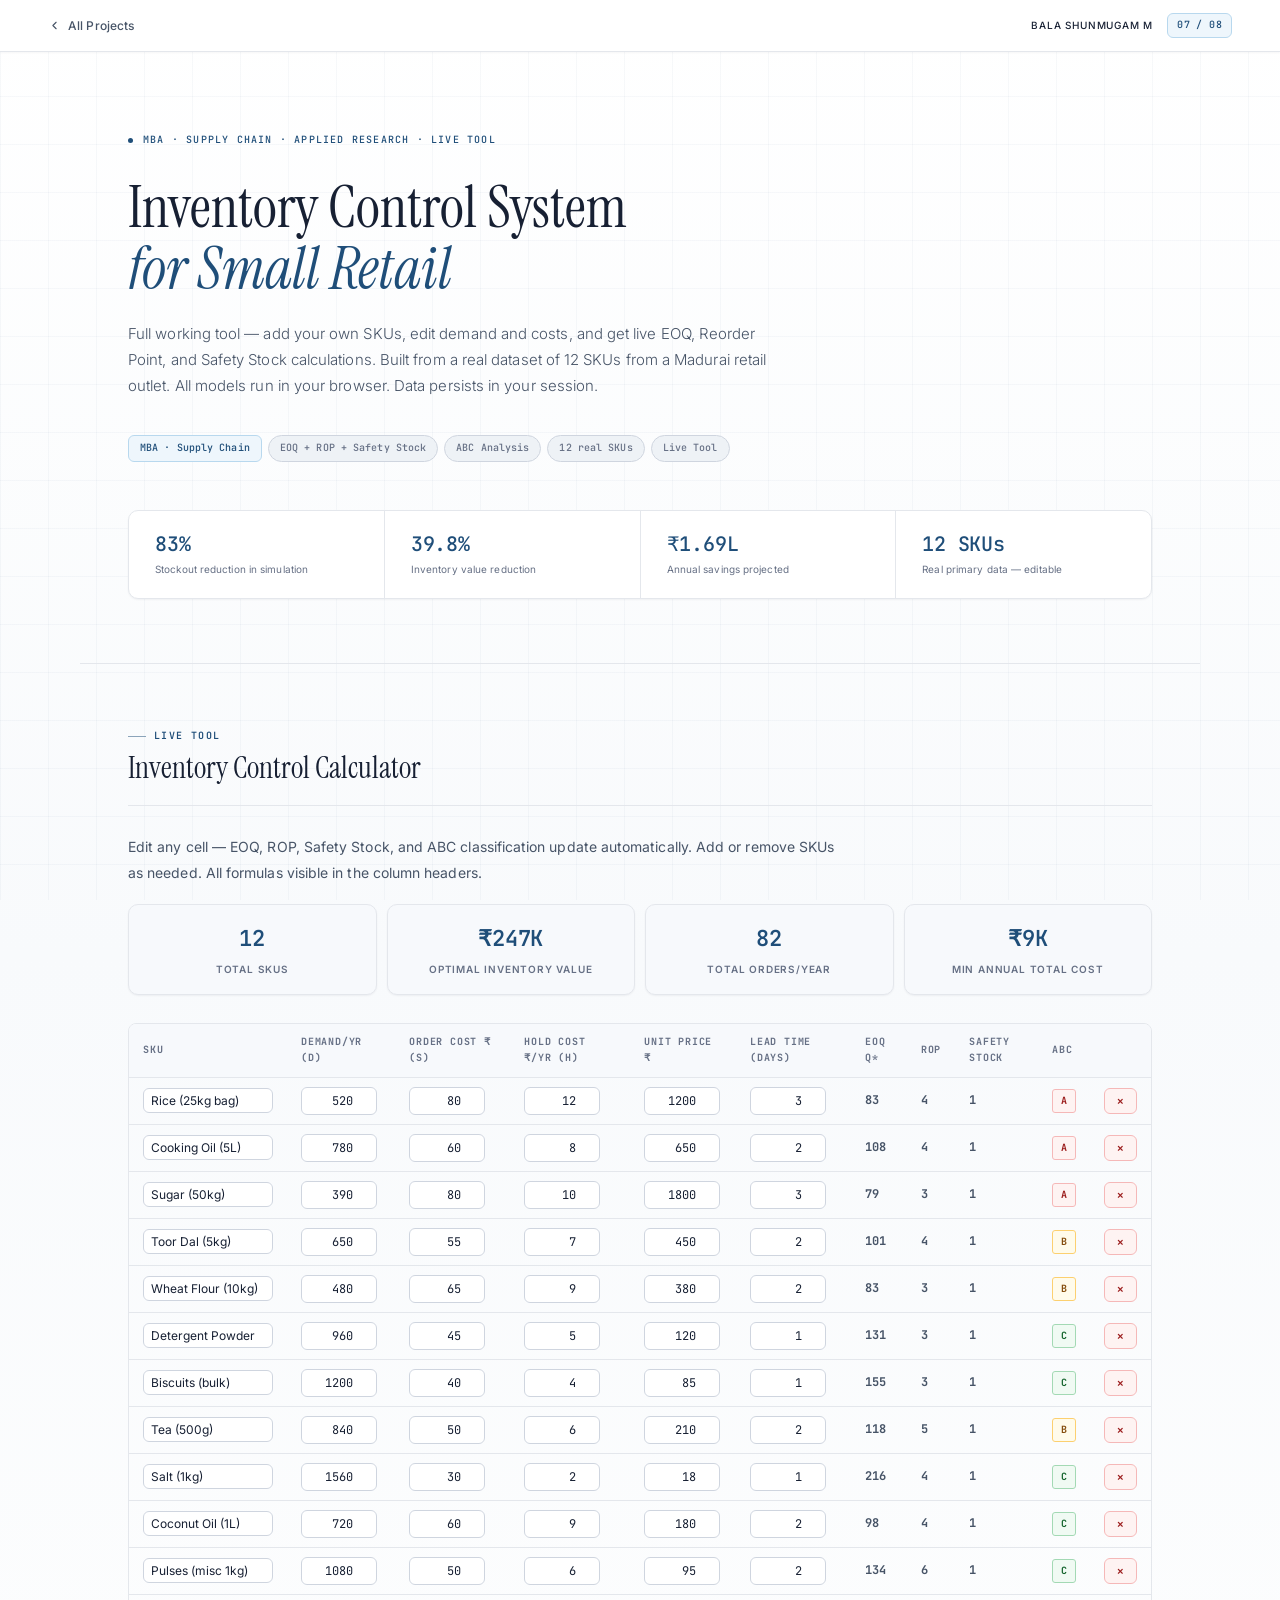
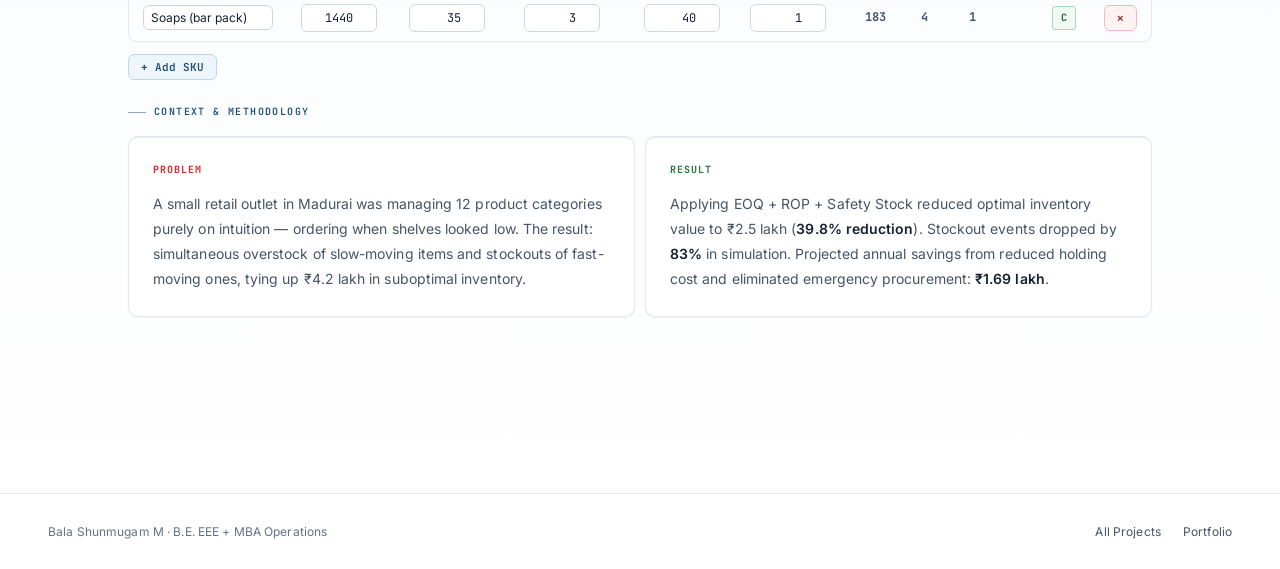
<file: project-07.html>
<!DOCTYPE html>
<html lang="en">
<head>
  <meta charset="UTF-8"/>
  <meta name="viewport" content="width=device-width,initial-scale=1.0"/>
  <title>Inventory Control System — Full Tool — Bala Shunmugam M</title>
  <link rel="preconnect" href="https://fonts.googleapis.com"/>
  <link rel="preconnect" href="https://fonts.gstatic.com" crossorigin/>
  <link href="https://fonts.googleapis.com/css2?family=Instrument+Serif:ital@0;1&family=Inter:wght@300;400;500;600&family=JetBrains+Mono:wght@400;500;600&display=swap" rel="stylesheet"/>
  <link rel="stylesheet" href="css/project.css"/>
  <style>
    :root{--accent:#4c1d95;--accent-light:#f5f3ff;--accent-mid:#c4b5fd;--accent-dark:#3b1578;}
    .sku-table{width:100%;border-collapse:collapse;font-size:12px;}
    .sku-table th{background:var(--bg-subtle);color:var(--tx-3);font-family:var(--f-mono);font-size:10px;text-transform:uppercase;letter-spacing:.08em;padding:10px 14px;text-align:left;border-bottom:1px solid var(--bd);font-weight:700;}
    .sku-table td{padding:9px 14px;border-bottom:1px solid var(--bd);color:var(--tx-2);vertical-align:middle;}
    .sku-table tr:last-child td{border-bottom:none;}
    .sku-table tbody tr:hover td{background:var(--bg-subtle);}
    .sku-table input[type=number]{width:76px;padding:5px 8px;font-size:12px;border:1px solid var(--bd-strong);border-radius:var(--r-sm);background:var(--bg);color:var(--tx);font-family:var(--f-mono);text-align:right;}
    .sku-table input[type=number]:focus{outline:none;border-color:var(--accent);}
    .sku-table input[type=text]{padding:5px 8px;font-size:12px;border:1px solid var(--bd-strong);border-radius:var(--r-sm);background:var(--bg);color:var(--tx);font-family:var(--f-body);}
    .sku-table input[type=text]:focus{outline:none;border-color:var(--accent);}
    .sku-result{font-family:var(--f-mono);font-size:12px;color:var(--accent);font-weight:700;}
    .abc-a{display:inline-block;background:var(--s-red-bg);color:var(--s-red);font-family:var(--f-mono);font-size:10px;padding:3px 8px;border-radius:var(--r-xs);font-weight:700;border:1px solid var(--s-red-bd);}
    .abc-b{display:inline-block;background:var(--s-amber-bg);color:var(--s-amber);font-family:var(--f-mono);font-size:10px;padding:3px 8px;border-radius:var(--r-xs);font-weight:700;border:1px solid var(--s-amber-bd);}
    .abc-c{display:inline-block;background:var(--s-green-bg);color:var(--s-green);font-family:var(--f-mono);font-size:10px;padding:3px 8px;border-radius:var(--r-xs);font-weight:700;border:1px solid var(--s-green-bd);}
    .summary-strip{display:grid;grid-template-columns:repeat(4,1fr);gap:10px;margin-bottom:28px;}
    .sum-box{background:var(--bg-subtle);border:1px solid var(--bd);border-radius:var(--r-lg);padding:16px;text-align:center;box-shadow:var(--sh-1);}
    .sum-val{font-family:var(--f-mono);font-size:22px;font-weight:600;color:var(--accent);margin-bottom:4px;letter-spacing:-0.01em;}
    .sum-label{font-size:10px;color:var(--tx-3);text-transform:uppercase;letter-spacing:.08em;font-weight:600;}
    .add-btn,.del-btn{font-size:11px;font-family:var(--f-mono);padding:5px 12px;border-radius:var(--r-sm);cursor:pointer;transition:all .15s;font-weight:600;}
    .add-btn{background:var(--accent-light);color:var(--accent);border:1px solid var(--accent-mid);}
    .add-btn:hover{background:#ede9fe;border-color:var(--accent);}
    .del-btn{background:var(--s-red-bg);color:var(--s-red);border:1px solid var(--s-red-bd);}
    .del-btn:hover{background:#fde8e8;}
  </style>
  <link rel="stylesheet" href="css/common.css" />
</head>
<body>
<nav class="p-nav">
  <a href="projects.html" class="p-nav-back"><svg viewBox="0 0 24 24"><polyline points="15 18 9 12 15 6"/></svg>All Projects</a>
  <div class="p-nav-right"><span class="p-nav-name">Bala Shunmugam M</span><span class="p-nav-num">07 / 08</span></div>
</nav>

<section class="p-hero">
  <div class="p-eyebrow"><div class="p-eyebrow-dot"></div><span class="p-eyebrow-text">MBA · Supply Chain · Applied Research · Live Tool</span></div>
  <h1 class="p-title">Inventory Control System<br><em>for Small Retail</em></h1>
  <p class="p-desc">Full working tool — add your own SKUs, edit demand and costs, and get live EOQ, Reorder Point, and Safety Stock calculations. Built from a real dataset of 12 SKUs from a Madurai retail outlet. All models run in your browser. Data persists in your session.</p>
  <div class="p-tags">
    <span class="p-tag p-tag-accent">MBA · Supply Chain</span>
    <span class="p-tag">EOQ + ROP + Safety Stock</span>
    <span class="p-tag">ABC Analysis</span>
    <span class="p-tag">12 real SKUs</span>
    <span class="p-tag">Live Tool</span>
  </div>
  <div class="p-impact">
    <div class="p-impact-item"><div class="p-impact-val">83%</div><div class="p-impact-label">Stockout reduction in simulation</div></div>
    <div class="p-impact-item"><div class="p-impact-val">39.8%</div><div class="p-impact-label">Inventory value reduction</div></div>
    <div class="p-impact-item"><div class="p-impact-val">₹1.69L</div><div class="p-impact-label">Annual savings projected</div></div>
    <div class="p-impact-item"><div class="p-impact-val">12 SKUs</div><div class="p-impact-label">Real primary data — editable</div></div>
  </div>
</section>

<div class="p-content">
  <div class="p-section">
    <div class="p-section-label">Live Tool</div>
    <div class="p-section-title">Inventory Control Calculator</div>
    <div class="p-prose">Edit any cell — EOQ, ROP, Safety Stock, and ABC classification update automatically. Add or remove SKUs as needed. All formulas visible in the column headers.</div>

    <div class="summary-strip" id="summary-strip">
      <div class="sum-box"><div class="sum-val" id="s-skus">12</div><div class="sum-label">Total SKUs</div></div>
      <div class="sum-box"><div class="sum-val" id="s-inv">₹0</div><div class="sum-label">Optimal inventory value</div></div>
      <div class="sum-box"><div class="sum-val" id="s-orders">0</div><div class="sum-label">Total orders/year</div></div>
      <div class="sum-box"><div class="sum-val" id="s-cost">₹0</div><div class="sum-label">Min annual total cost</div></div>
    </div>

    <div style="overflow-x:auto;margin-bottom:12px;border:1px solid var(--border);border-radius:var(--r-md);">
      <table class="sku-table" id="sku-tbl">
        <thead>
          <tr>
            <th>SKU</th>
            <th>Demand/yr (D)</th>
            <th>Order cost ₹ (S)</th>
            <th>Hold cost ₹/yr (H)</th>
            <th>Unit price ₹</th>
            <th>Lead time (days)</th>
            <th>EOQ Q*</th>
            <th>ROP</th>
            <th>Safety Stock</th>
            <th>ABC</th>
            <th></th>
          </tr>
        </thead>
        <tbody id="sku-body"></tbody>
      </table>
    </div>
    <button class="add-btn" onclick="addSKU()">+ Add SKU</button>

    <div class="p-section-label mt-6 mb-4">Context &amp; Methodology</div>
    <div class="p-card-grid">
      <div class="p-card" style="--card-color:#dc2626"><div class="p-card-label">Problem</div><div class="p-card-text">A small retail outlet in Madurai was managing 12 product categories purely on intuition — ordering when shelves looked low. The result: simultaneous overstock of slow-moving items and stockouts of fast-moving ones, tying up ₹4.2 lakh in suboptimal inventory.</div></div>
      <div class="p-card" style="--card-color:var(--green)"><div class="p-card-label">Result</div><div class="p-card-text">Applying EOQ + ROP + Safety Stock reduced optimal inventory value to ₹2.5 lakh (<strong>39.8% reduction</strong>). Stockout events dropped by <strong>83%</strong> in simulation. Projected annual savings from reduced holding cost and eliminated emergency procurement: <strong>₹1.69 lakh</strong>.</div></div>
    </div>
  </div>
</div>

<footer class="p-footer">
  <span class="p-footer-name">Bala Shunmugam M · B.E. EEE + MBA Operations</span>
  <div class="p-footer-links"><a href="projects.html"> All Projects</a><a href="index.html">Portfolio</a></div>
</footer>

<script>
const DEFAULTS = [
  {name:'Rice (25kg bag)',    D:520,  S:80,  H:12,  P:1200, LT:3},
  {name:'Cooking Oil (5L)',   D:780,  S:60,  H:8,   P:650,  LT:2},
  {name:'Sugar (50kg)',       D:390,  S:80,  H:10,  P:1800, LT:3},
  {name:'Toor Dal (5kg)',     D:650,  S:55,  H:7,   P:450,  LT:2},
  {name:'Wheat Flour (10kg)', D:480,  S:65,  H:9,   P:380,  LT:2},
  {name:'Detergent Powder',   D:960,  S:45,  H:5,   P:120,  LT:1},
  {name:'Biscuits (bulk)',    D:1200, S:40,  H:4,   P:85,   LT:1},
  {name:'Tea (500g)',         D:840,  S:50,  H:6,   P:210,  LT:2},
  {name:'Salt (1kg)',         D:1560, S:30,  H:2,   P:18,   LT:1},
  {name:'Coconut Oil (1L)',   D:720,  S:60,  H:9,   P:180,  LT:2},
  {name:'Pulses (misc 1kg)',  D:1080, S:50,  H:6,   P:95,   LT:2},
  {name:'Soaps (bar pack)',   D:1440, S:35,  H:3,   P:40,   LT:1},
];

let skus = DEFAULTS.map(d=>({...d}));

function eoq(D,S,H){return Math.round(Math.sqrt(2*D*S/Math.max(H,0.01)));}
function rop(D,LT){return Math.round(D/365*LT);}
function ss(D,LT){return Math.round(1.65*Math.sqrt(LT)*(D/365)*0.2);}
function totalCost(D,S,H,Q){return Math.round((D/Q)*S+(Q/2)*H);}
function abcClass(annualValue, sorted){
  const rank=sorted.indexOf(annualValue)/sorted.length;
  return rank<0.2?'A':rank<0.5?'B':'C';
}

function render(){
  const tbody=document.getElementById('sku-body');
  const annVals=skus.map(s=>s.D*s.P).sort((a,b)=>b-a);
  tbody.innerHTML='';
  let totalInv=0, totalOrders=0, totalC=0;
  skus.forEach((s,i)=>{
    const Q=eoq(s.D,s.S,s.H);
    const r=rop(s.D,s.LT);
    const ss_v=ss(s.D,s.LT);
    const av=s.D*s.P;
    const abc=abcClass(av,annVals);
    const tc=totalCost(s.D,s.S,s.H,Q);
    totalInv+=(Q/2+ss_v)*s.P;
    totalOrders+=Math.round(s.D/Q);
    totalC+=tc;
    const tr=document.createElement('tr');
    tr.innerHTML=`
      <td><input type="text" style="width:130px;padding:4px 7px;font-size:12px;border:1px solid var(--border-strong);border-radius:var(--r-sm);font-family:var(--font-body);" value="${s.name}" oninput="skus[${i}].name=this.value"/></td>
      <td><input type="number" value="${s.D}" oninput="skus[${i}].D=+this.value;render()"/></td>
      <td><input type="number" value="${s.S}" oninput="skus[${i}].S=+this.value;render()"/></td>
      <td><input type="number" value="${s.H}" oninput="skus[${i}].H=+this.value;render()"/></td>
      <td><input type="number" value="${s.P}" oninput="skus[${i}].P=+this.value;render()"/></td>
      <td><input type="number" value="${s.LT}" oninput="skus[${i}].LT=+this.value;render()"/></td>
      <td class="sku-result">${Q}</td>
      <td class="sku-result">${r}</td>
      <td class="sku-result">${ss_v}</td>
      <td><span class="abc-${abc.toLowerCase()}">${abc}</span></td>
      <td><button class="del-btn" onclick="skus.splice(${i},1);render()">✕</button></td>`;
    tbody.appendChild(tr);
  });
  document.getElementById('s-skus').textContent=skus.length;
  document.getElementById('s-inv').textContent='₹'+Math.round(totalInv/1000)+'K';
  document.getElementById('s-orders').textContent=totalOrders;
  document.getElementById('s-cost').textContent='₹'+Math.round(totalC/1000)+'K';
}
function addSKU(){skus.push({name:'New SKU',D:500,S:50,H:5,P:100,LT:2});render();}
render();
</script>
</body>
</html>
</file>
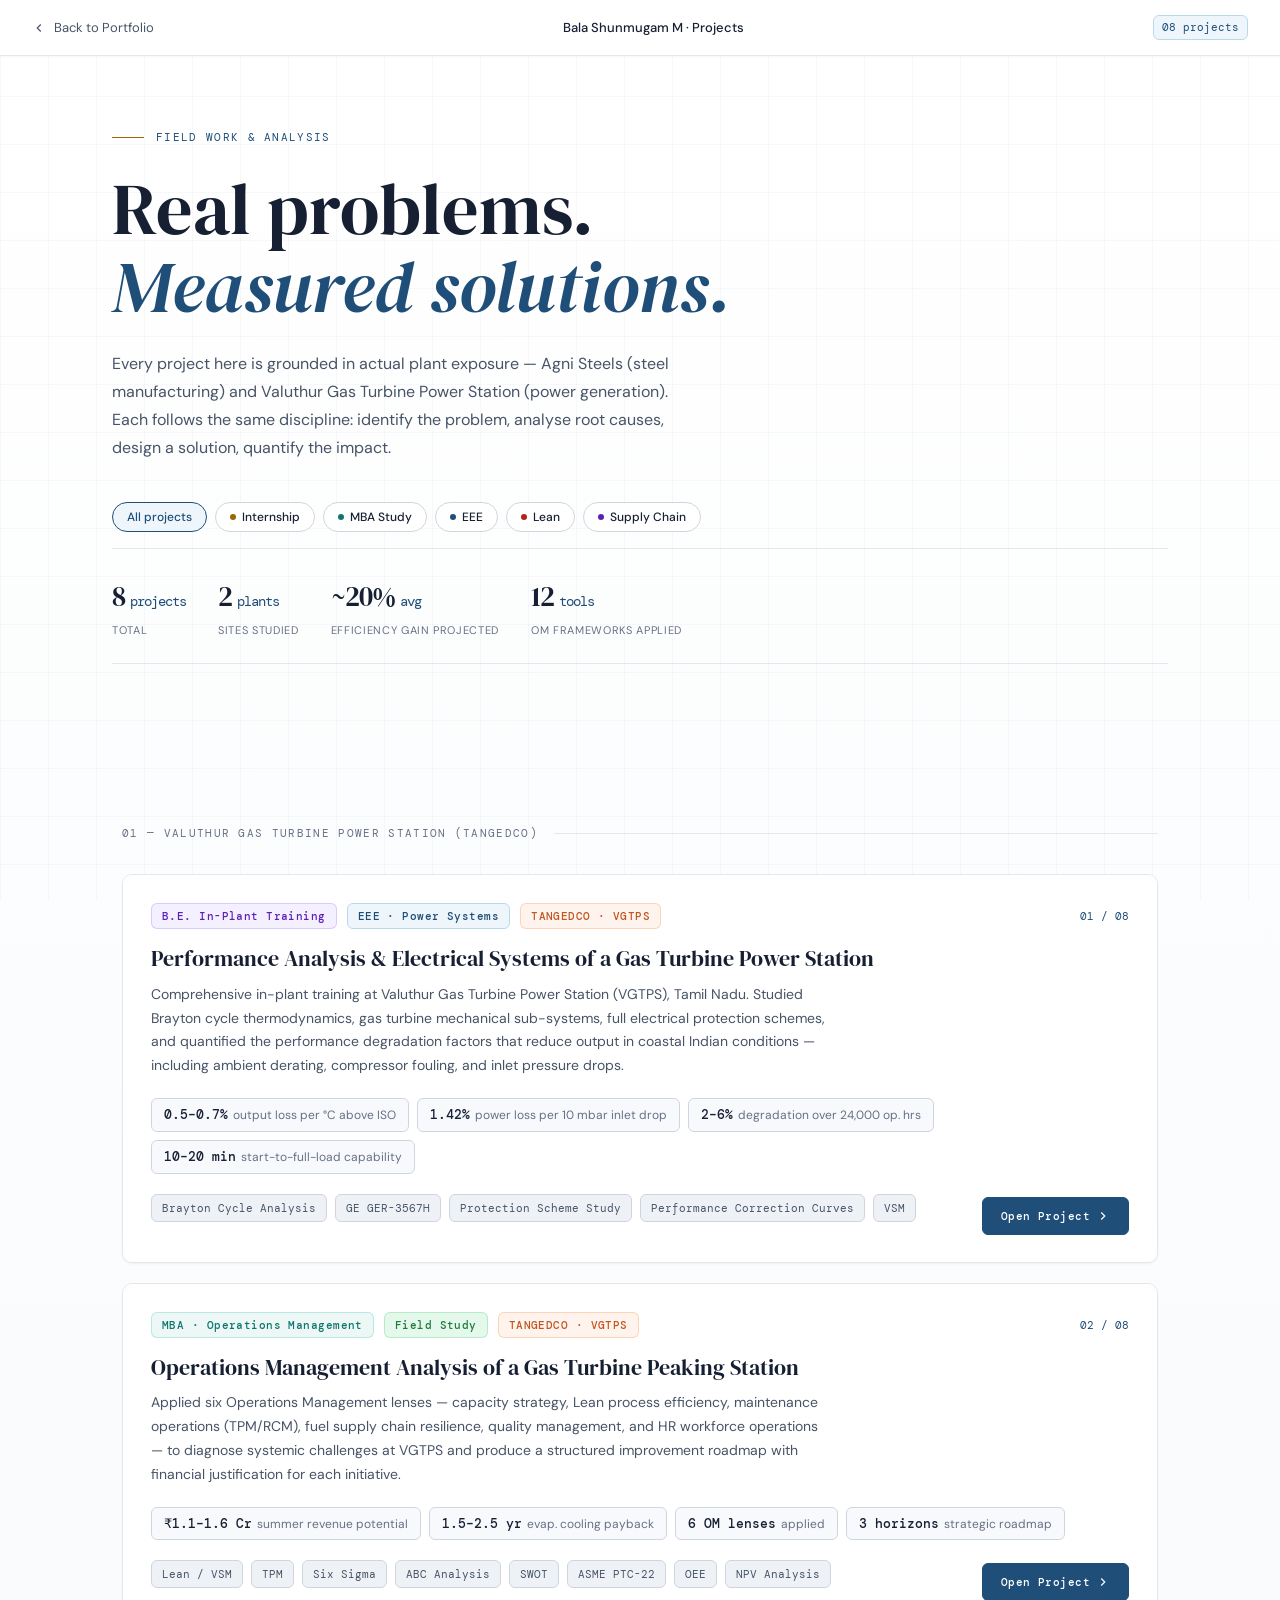
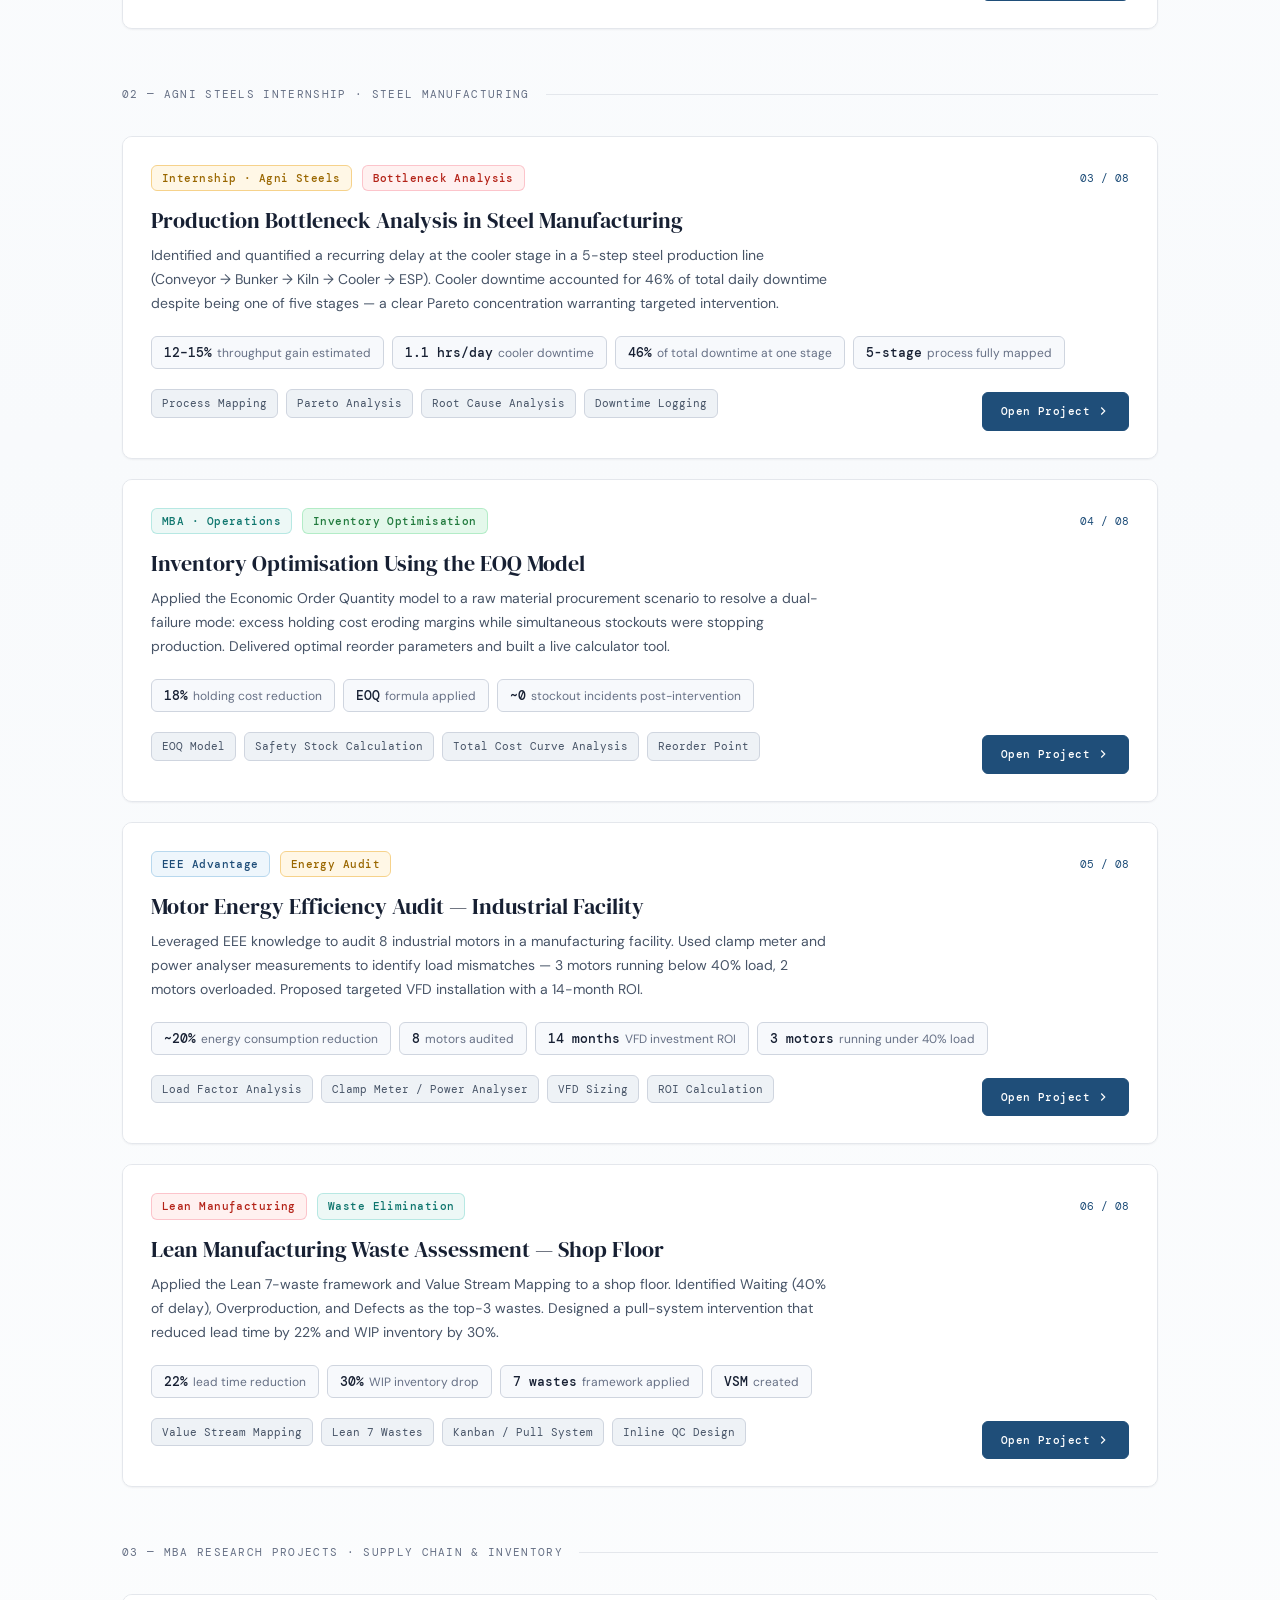
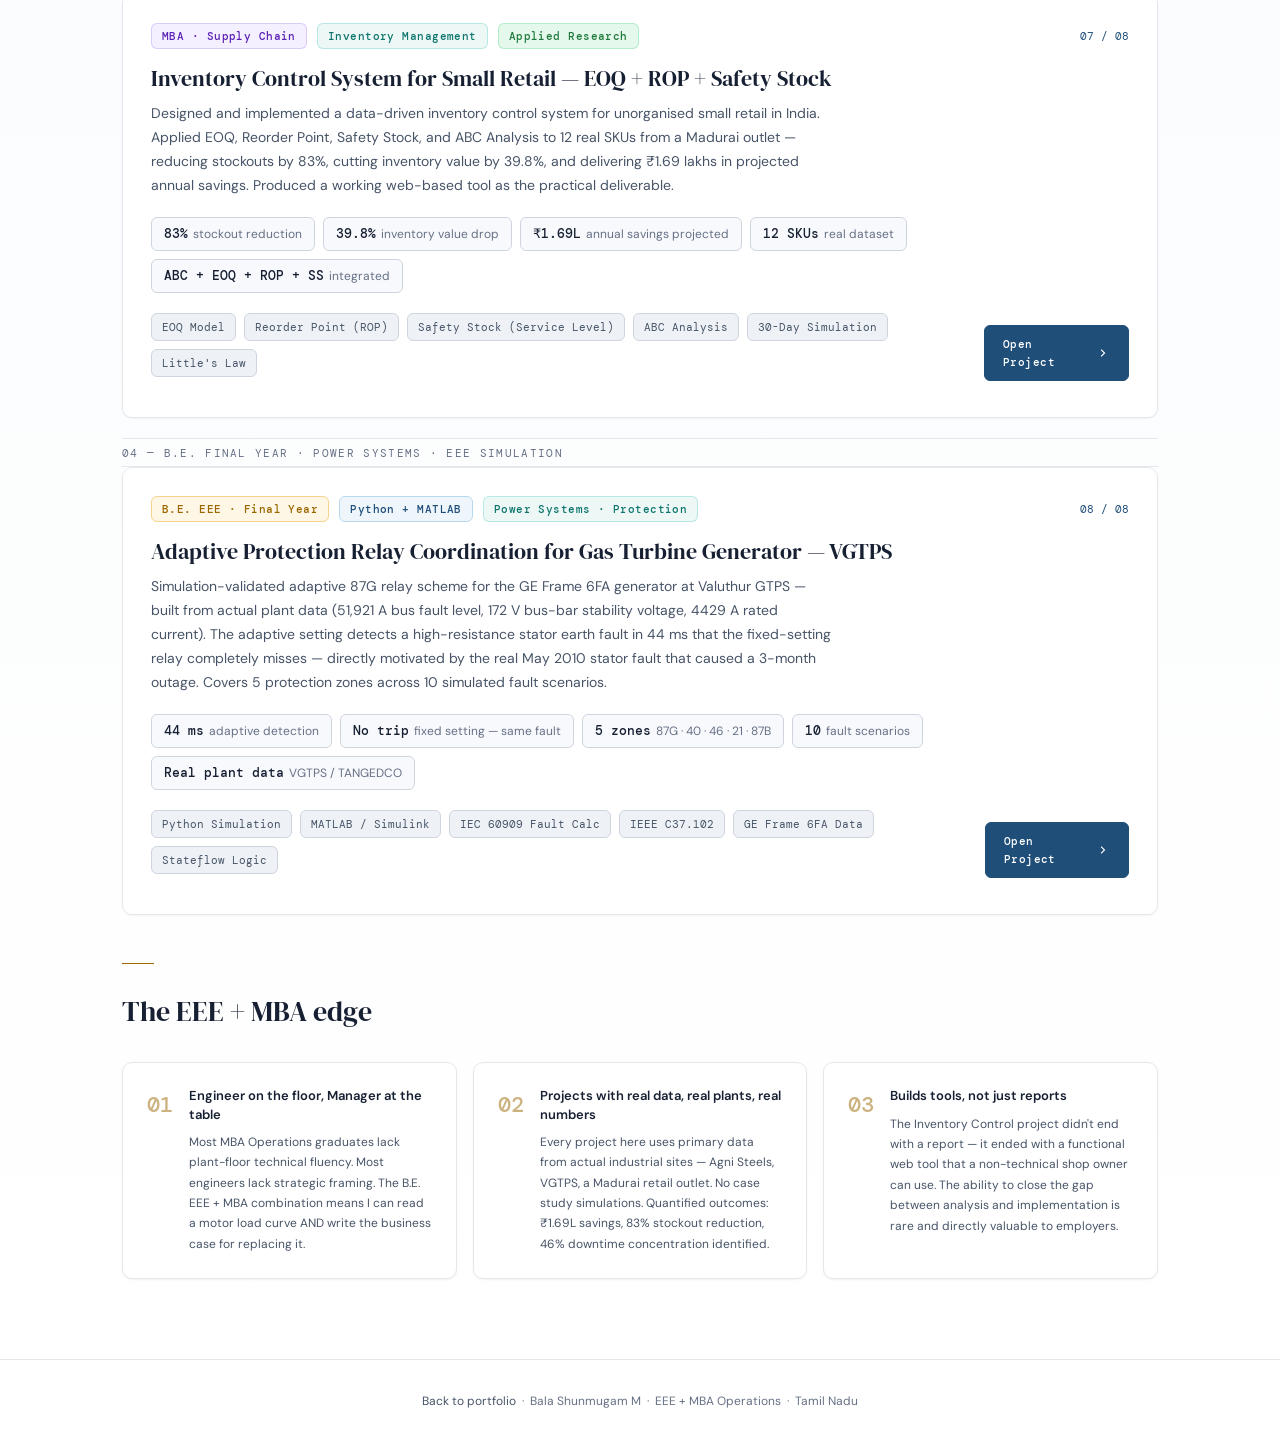
<file: projects.html>
<!DOCTYPE html>
<html lang="en">
<head>
  <meta charset="UTF-8" />
  <meta name="viewport" content="width=device-width, initial-scale=1.0" />
  <title>Projects — Bala Shunmugam M</title>
  <link rel="preconnect" href="https://fonts.googleapis.com" />
  <link rel="preconnect" href="https://fonts.gstatic.com" crossorigin />
  <link href="https://fonts.googleapis.com/css2?family=DM+Serif+Display:ital@0;1&family=DM+Sans:wght@300;400;500;600&family=DM+Mono:wght@400;500&display=swap" rel="stylesheet" />
  <style>
  /* 
     DESIGN DIRECTION:
     Industrial editorial — dark gunmetal base,
     warm amber accent, tight grid, data-rich.
     Think: engineer's logbook meets design studio.
   */

  :root {
    --ink:        #0f1117;
    --ink-2:      #1c2030;
    --ink-3:      #2a2f40;
    --steel:      #3a4055;
    --muted:      #6b7280;
    --ghost:      #9aa0ae;
    --rule:       #2a2f40;
    --rule-light: #333849;

    --amber:      #f59e0b;
    --amber-dim:  #92600a;
    --amber-glow: rgba(245,158,11,0.12);
    --amber-ring: rgba(245,158,11,0.25);

    --teal:       #14b8a6;
    --teal-dim:   rgba(20,184,166,0.12);
    --blue:       #3b82f6;
    --blue-dim:   rgba(59,130,246,0.12);
    --rose:       #f43f5e;
    --rose-dim:   rgba(244,63,94,0.12);
    --violet:     #8b5cf6;
    --violet-dim: rgba(139,92,246,0.12);
    --green:      #22c55e;
    --green-dim:  rgba(34,197,94,0.12);
    --orange:     #f97316;
    --orange-dim: rgba(249,115,22,0.12);

    --surface:    #161b27;
    --surface-2:  #1d2235;
    --surface-3:  #222840;

    --text:       #e2e5ef;
    --text-2:     #b0b8cc;
    --text-3:     #6b7280;

    --font-serif: 'DM Serif Display', Georgia, serif;
    --font-sans:  'DM Sans', system-ui, sans-serif;
    --font-mono:  'DM Mono', monospace;

    --r-sm: 6px;
    --r-md: 10px;
    --r-lg: 16px;
    --r-xl: 24px;
  }

  *, *::before, *::after { box-sizing: border-box; margin: 0; padding: 0; }
  html { scroll-behavior: smooth; }

  body {
    font-family: var(--font-sans);
    background: var(--ink);
    color: var(--text);
    line-height: 1.6;
    -webkit-font-smoothing: antialiased;
    min-height: 100vh;
    /* subtle noise texture via SVG data URI */
    background-image: url("data:image/svg+xml,%3Csvg xmlns='http://www.w3.org/2000/svg' width='200' height='200'%3E%3Cfilter id='n'%3E%3CfeTurbulence type='fractalNoise' baseFrequency='0.9' numOctaves='4' stitchTiles='stitch'/%3E%3C/filter%3E%3Crect width='200' height='200' filter='url(%23n)' opacity='0.03'/%3E%3C/svg%3E");
  }

  a { text-decoration: none; color: inherit; }
  ul { list-style: none; }

  /* ── NAV ──────────────────────────────── */
  .nav {
    position: sticky; top: 0; z-index: 50;
    background: rgba(15,17,23,0.85);
    backdrop-filter: blur(16px);
    -webkit-backdrop-filter: blur(16px);
    border-bottom: 1px solid var(--rule);
    padding: 0 32px;
    height: 56px;
    display: flex;
    align-items: center;
    justify-content: space-between;
  }
  .nav-back {
    display: flex; align-items: center; gap: 8px;
    font-size: 13px; color: var(--ghost);
    transition: color 0.15s;
  }
  .nav-back:hover { color: var(--amber); }
  .nav-back svg { width: 14px; height: 14px; stroke: currentColor; fill: none; stroke-width: 2; }
  .nav-title { font-size: 13px; font-weight: 500; color: var(--text-3); }
  .nav-count {
    font-size: 11px; font-family: var(--font-mono);
    color: var(--amber); background: var(--amber-glow);
    border: 1px solid var(--amber-ring);
    padding: 2px 8px; border-radius: 100px;
  }

  /* ── HERO HEADER ──────────────────────── */
  .page-hero {
    padding: 72px 32px 64px;
    max-width: 1100px;
    margin: 0 auto;
    position: relative;
    overflow: hidden;
  }
  .page-hero::before {
    content: '';
    position: absolute;
    top: -100px; left: -200px;
    width: 600px; height: 600px;
    background: radial-gradient(circle, rgba(245,158,11,0.06) 0%, transparent 70%);
    pointer-events: none;
  }
  .hero-eyebrow {
    display: flex; align-items: center; gap: 12px;
    margin-bottom: 24px;
  }
  .eyebrow-line {
    width: 32px; height: 1px;
    background: var(--amber);
  }
  .eyebrow-text {
    font-family: var(--font-mono);
    font-size: 11px; letter-spacing: 0.12em;
    text-transform: uppercase; color: var(--amber);
  }
  .page-title {
    font-family: var(--font-serif);
    font-size: clamp(40px, 6vw, 72px);
    font-weight: 400;
    line-height: 1.08;
    color: var(--text);
    margin-bottom: 24px;
    letter-spacing: -1.5px;
  }
  .page-title em {
    font-style: italic;
    color: var(--amber);
  }
  .page-subtitle {
    font-size: 16px; color: var(--text-2);
    max-width: 560px; line-height: 1.75;
    margin-bottom: 40px;
  }

  /* ── FILTER BAR ───────────────────────── */
  .filter-bar {
    display: flex; gap: 8px; flex-wrap: wrap;
    margin-bottom: 16px;
  }
  .filter-btn {
    display: flex; align-items: center; gap: 6px;
    padding: 6px 14px;
    font-family: var(--font-sans);
    font-size: 12px; font-weight: 500;
    border-radius: 100px;
    border: 1px solid var(--rule-light);
    background: transparent;
    color: var(--text-3);
    cursor: pointer;
    transition: all 0.15s;
  }
  .filter-btn:hover { border-color: var(--amber); color: var(--amber); }
  .filter-btn.active {
    background: var(--amber-glow);
    border-color: var(--amber);
    color: var(--amber);
  }
  .filter-dot { width: 6px; height: 6px; border-radius: 50%; }

  /* ── STATS ROW ────────────────────────── */
  .stats-row {
    display: flex; gap: 32px; flex-wrap: wrap;
    padding: 24px 0;
    border-top: 1px solid var(--rule);
    border-bottom: 1px solid var(--rule);
    margin-bottom: 48px;
  }
  .stat-item { display: flex; flex-direction: column; gap: 2px; }
  .stat-val {
    font-family: var(--font-serif);
    font-size: 28px; color: var(--text);
    letter-spacing: -1px;
  }
  .stat-val span { font-size: 14px; color: var(--amber); font-family: var(--font-mono); }
  .stat-label { font-size: 11px; color: var(--text-3); letter-spacing: 0.06em; text-transform: uppercase; }

  /* ── MAIN LAYOUT ──────────────────────── */
  .projects-wrap {
    max-width: 1100px;
    margin: 0 auto;
    padding: 0 32px 80px;
  }

  /* ── PROJECT CARD ─────────────────────── */
  .project-card {
    position: relative;
    background: var(--surface);
    border: 1px solid var(--rule);
    border-radius: var(--r-xl);
    margin-bottom: 20px;
    overflow: hidden;
    transition: border-color 0.2s, box-shadow 0.2s;
  }
  .project-card:hover {
    border-color: var(--rule-light);
    box-shadow: 0 0 0 1px var(--rule-light), 0 20px 60px rgba(0,0,0,0.3);
  }

  /* left accent bar */
  .project-card::before {
    content: '';
    position: absolute;
    left: 0; top: 0; bottom: 0;
    width: 3px;
    background: var(--card-accent, var(--amber));
    border-radius: 3px 0 0 3px;
    opacity: 0;
    transition: opacity 0.2s;
  }
  .project-card:hover::before { opacity: 1; }

  /* ── CARD TOP ─────────────────────────── */
  .card-top {
    padding: 28px 28px 24px;
    cursor: pointer;
    position: relative;
  }
  .card-meta {
    display: flex; align-items: center; gap: 10px;
    margin-bottom: 16px; flex-wrap: wrap;
  }
  .tag {
    font-family: var(--font-mono);
    font-size: 11px; font-weight: 500;
    padding: 3px 10px;
    border-radius: 4px;
    letter-spacing: 0.04em;
  }
  .tag-amber  { background: var(--amber-glow);  color: var(--amber);  border: 1px solid var(--amber-ring); }
  .tag-teal   { background: var(--teal-dim);    color: var(--teal);   border: 1px solid rgba(20,184,166,0.25); }
  .tag-blue   { background: var(--blue-dim);    color: var(--blue);   border: 1px solid rgba(59,130,246,0.25); }
  .tag-rose   { background: var(--rose-dim);    color: var(--rose);   border: 1px solid rgba(244,63,94,0.25); }
  .tag-violet { background: var(--violet-dim);  color: var(--violet); border: 1px solid rgba(139,92,246,0.25); }
  .tag-green  { background: var(--green-dim);   color: var(--green);  border: 1px solid rgba(34,197,94,0.25); }
  .tag-orange { background: var(--orange-dim);  color: var(--orange); border: 1px solid rgba(249,115,22,0.25); }

  .card-num {
    font-family: var(--font-mono);
    font-size: 11px; color: var(--text-3);
    margin-left: auto;
  }

  .card-title {
    font-family: var(--font-serif);
    font-size: 22px; font-weight: 400;
    color: var(--text);
    line-height: 1.25;
    margin-bottom: 10px;
    letter-spacing: -0.3px;
  }
  .card-desc {
    font-size: 14px; color: var(--text-2);
    line-height: 1.7;
    max-width: 680px;
    margin-bottom: 20px;
  }

  /* ── IMPACT CHIPS ─────────────────────── */
  .impact-strip {
    display: flex; gap: 8px; flex-wrap: wrap;
    margin-bottom: 20px;
  }
  .chip {
    display: flex; align-items: baseline; gap: 5px;
    background: var(--surface-2);
    border: 1px solid var(--rule-light);
    border-radius: var(--r-sm);
    padding: 5px 12px;
    font-size: 12px; color: var(--text-3);
  }
  .chip-val {
    font-family: var(--font-mono);
    font-size: 13px; font-weight: 500;
    color: var(--text);
  }

  /* ── EXPAND TOGGLE ────────────────────── */
  .expand-row {
    display: flex; align-items: center; justify-content: space-between;
  }
  .expand-btn {
    display: flex; align-items: center; gap: 8px;
    background: var(--surface-2);
    border: 1px solid var(--rule-light);
    border-radius: var(--r-sm);
    color: var(--text-3);
    font-family: var(--font-sans);
    font-size: 12px; font-weight: 500;
    padding: 7px 14px;
    cursor: pointer;
    transition: all 0.15s;
  }
  .expand-btn:hover {
    background: var(--surface-3);
    border-color: var(--amber);
    color: var(--amber);
  }
  .expand-btn svg {
    width: 12px; height: 12px;
    stroke: currentColor; fill: none; stroke-width: 2.5;
    transition: transform 0.25s;
  }
  .expand-btn.open svg { transform: rotate(180deg); }

  /* ── CARD DETAIL ──────────────────────── */
  .card-detail {
    display: none;
    border-top: 1px solid var(--rule);
  }
  .card-detail.open { display: block; }

  /* tab navigation inside detail */
  .detail-tabs {
    display: flex;
    border-bottom: 1px solid var(--rule);
    padding: 0 28px;
    background: var(--surface-2);
  }
  .detail-tab {
    font-family: var(--font-mono);
    font-size: 11px; font-weight: 500;
    letter-spacing: 0.06em;
    text-transform: uppercase;
    color: var(--text-3);
    padding: 12px 16px;
    cursor: pointer;
    border-bottom: 2px solid transparent;
    margin-bottom: -1px;
    transition: all 0.15s;
  }
  .detail-tab:hover { color: var(--text-2); }
  .detail-tab.active { color: var(--amber); border-bottom-color: var(--amber); }

  .detail-panels { padding: 28px; }
  .detail-panel { display: none; }
  .detail-panel.active { display: block; }

  /* PASI grid */
  .pasi-grid {
    display: grid;
    grid-template-columns: 1fr 1fr;
    gap: 16px;
  }
  .pasi-cell {
    background: var(--surface-2);
    border: 1px solid var(--rule);
    border-radius: var(--r-lg);
    padding: 20px;
  }
  .pasi-label {
    font-family: var(--font-mono);
    font-size: 10px; font-weight: 500;
    letter-spacing: 0.12em; text-transform: uppercase;
    margin-bottom: 10px;
    display: flex; align-items: center; gap: 8px;
  }
  .pasi-label::before {
    content: '';
    width: 6px; height: 6px; border-radius: 50%;
    background: var(--cell-color, var(--amber));
    flex-shrink: 0;
  }
  .pasi-text {
    font-size: 13px; color: var(--text-2);
    line-height: 1.7;
  }
  .pasi-text strong { color: var(--text); font-weight: 500; }

  /* metrics panel */
  .metrics-grid {
    display: grid;
    grid-template-columns: repeat(auto-fill, minmax(160px, 1fr));
    gap: 12px;
    margin-bottom: 20px;
  }
  .metric-box {
    background: var(--surface-2);
    border: 1px solid var(--rule);
    border-radius: var(--r-md);
    padding: 16px;
  }
  .metric-name { font-size: 11px; color: var(--text-3); margin-bottom: 6px; }
  .metric-num {
    font-family: var(--font-mono);
    font-size: 22px; font-weight: 500;
    color: var(--text);
    line-height: 1;
  }
  .metric-unit { font-size: 12px; color: var(--text-3); margin-top: 2px; }

  /* tools/frameworks panel */
  .tools-row {
    display: flex; gap: 8px; flex-wrap: wrap;
    margin-bottom: 16px;
  }
  .tool-pill {
    font-family: var(--font-mono);
    font-size: 11px; color: var(--text-2);
    background: var(--surface-3);
    border: 1px solid var(--rule-light);
    border-radius: var(--r-sm);
    padding: 4px 10px;
  }

  /* inline bar chart */
  .mini-bar-chart { margin-bottom: 16px; }
  .mini-bar-chart h4 { font-size: 12px; color: var(--text-3); margin-bottom: 12px; font-weight: 500; }
  .mbar-row { display: flex; align-items: center; gap: 10px; margin-bottom: 8px; }
  .mbar-label { font-size: 11px; color: var(--text-3); width: 80px; flex-shrink: 0; font-family: var(--font-mono); }
  .mbar-track { flex: 1; background: var(--surface-3); border-radius: 3px; height: 8px; overflow: hidden; }
  .mbar-fill { height: 100%; border-radius: 3px; transition: width 0.6s ease; }
  .mbar-val { font-size: 11px; color: var(--text-3); width: 40px; text-align: right; font-family: var(--font-mono); }

  /* recommendations list */
  .rec-list { display: flex; flex-direction: column; gap: 10px; }
  .rec-item {
    display: flex; gap: 12px;
    background: var(--surface-2);
    border: 1px solid var(--rule);
    border-radius: var(--r-md);
    padding: 14px 16px;
    align-items: flex-start;
  }
  .rec-horizon {
    font-family: var(--font-mono);
    font-size: 10px; font-weight: 500;
    padding: 3px 8px;
    border-radius: 4px;
    flex-shrink: 0;
    margin-top: 1px;
    text-transform: uppercase;
    letter-spacing: 0.04em;
  }
  .rec-short  { background: var(--green-dim);  color: var(--green); }
  .rec-medium { background: var(--amber-glow); color: var(--amber); }
  .rec-long   { background: var(--violet-dim); color: var(--violet); }
  .rec-text { font-size: 13px; color: var(--text-2); line-height: 1.6; }
  .rec-text strong { color: var(--text); font-weight: 500; }

  /* key findings list */
  .findings-list { display: flex; flex-direction: column; gap: 8px; }
  .finding-item {
    display: flex; gap: 10px; align-items: flex-start;
    font-size: 13px; color: var(--text-2); line-height: 1.6;
  }
  .finding-bullet {
    width: 18px; height: 18px; border-radius: 50%;
    background: var(--amber-glow);
    border: 1px solid var(--amber-ring);
    color: var(--amber);
    font-size: 10px; font-weight: 600;
    display: flex; align-items: center; justify-content: center;
    flex-shrink: 0; margin-top: 2px;
    font-family: var(--font-mono);
  }

  /* SWOT */
  .swot-grid {
    display: grid;
    grid-template-columns: 1fr 1fr;
    gap: 12px;
  }
  .swot-cell {
    background: var(--surface-2);
    border: 1px solid var(--rule);
    border-radius: var(--r-md);
    padding: 16px;
  }
  .swot-label {
    font-family: var(--font-mono);
    font-size: 10px; font-weight: 500;
    letter-spacing: 0.1em; text-transform: uppercase;
    margin-bottom: 10px;
  }
  .swot-items { display: flex; flex-direction: column; gap: 6px; }
  .swot-item {
    font-size: 12px; color: var(--text-2);
    display: flex; gap: 8px; align-items: flex-start;
  }
  .swot-item::before {
    content: '—';
    color: var(--text-3);
    flex-shrink: 0;
    font-family: var(--font-mono);
    font-size: 11px;
  }

  /* data table */
  .data-table { width: 100%; border-collapse: collapse; font-size: 12px; }
  .data-table th {
    font-family: var(--font-mono);
    font-size: 10px; font-weight: 500;
    letter-spacing: 0.08em; text-transform: uppercase;
    color: var(--text-3);
    text-align: left;
    padding: 8px 12px;
    border-bottom: 1px solid var(--rule);
  }
  .data-table td {
    padding: 10px 12px;
    color: var(--text-2);
    border-bottom: 1px solid var(--rule);
    vertical-align: top;
    line-height: 1.5;
  }
  .data-table tr:last-child td { border-bottom: none; }
  .data-table tr:hover td { background: var(--surface-3); }
  .data-table td strong { color: var(--text); font-weight: 500; }

  /* ── SECTION DIVIDER ──────────────────── */
  .section-divider {
    display: flex; align-items: center; gap: 16px;
    margin: 48px 0 32px;
  }
  .divider-label {
    font-family: var(--font-mono);
    font-size: 11px; letter-spacing: 0.12em;
    text-transform: uppercase; color: var(--text-3);
    white-space: nowrap;
  }
  .divider-line { flex: 1; height: 1px; background: var(--rule); }

  /* ── FOOTER ───────────────────────────── */
  .page-footer {
    border-top: 1px solid var(--rule);
    padding: 32px;
    text-align: center;
    font-size: 12px; color: var(--text-3);
  }
  .page-footer a { color: var(--amber); }

  /* ── ANIMATIONS ───────────────────────── */
  @keyframes fadeSlideUp {
    from { opacity: 0; transform: translateY(20px); }
    to   { opacity: 1; transform: translateY(0); }
  }
  .page-hero > * { animation: fadeSlideUp 0.5s ease both; }
  .page-hero .hero-eyebrow { animation-delay: 0s; }
  .page-hero .page-title   { animation-delay: 0.08s; }
  .page-hero .page-subtitle{ animation-delay: 0.16s; }
  .page-hero .filter-bar   { animation-delay: 0.22s; }
  .page-hero .stats-row    { animation-delay: 0.28s; }
  .project-card { animation: fadeSlideUp 0.4s ease both; }

  /* ── RESPONSIVE ───────────────────────── */
  @media (max-width: 720px) {
    .page-hero, .projects-wrap { padding-left: 20px; padding-right: 20px; }
    .pasi-grid  { grid-template-columns: 1fr; }
    .swot-grid  { grid-template-columns: 1fr; }
    .stats-row  { gap: 20px; }
    .card-title { font-size: 18px; }
    .nav { padding: 0 20px; }
  }

  /* scrollbar */
  ::-webkit-scrollbar { width: 6px; }
  ::-webkit-scrollbar-track { background: var(--ink); }
  ::-webkit-scrollbar-thumb { background: var(--rule-light); border-radius: 3px; }

  /* ── MBA PLACEMENT SECTION ────────────── */
  .mba-placement-section {
    background: var(--surface);
    border-top: 1px solid var(--rule);
    padding: 80px 32px 96px;
    margin-top: 56px;
  }
  .mba-inner {
    max-width: 1100px;
    margin: 0 auto;
  }
  .mba-header {
    display: flex; align-items: center; gap: 12px;
    margin-bottom: 20px;
  }
  .mba-title {
    font-family: var(--font-serif);
    font-size: clamp(32px, 4vw, 52px);
    font-weight: 400;
    color: var(--text);
    line-height: 1.1;
    letter-spacing: -1px;
    margin-bottom: 16px;
  }
  .mba-subtitle {
    font-size: 15px;
    color: var(--text-2);
    max-width: 560px;
    line-height: 1.75;
    margin-bottom: 48px;
  }

  /* competency grid */
  .comp-grid {
    display: grid;
    grid-template-columns: 1fr 1fr;
    gap: 24px;
  }
  .comp-domain {
    background: var(--surface-2);
    border: 1px solid var(--rule);
    border-radius: var(--r-lg);
    padding: 24px;
  }
  .comp-domain-label {
    font-family: var(--font-mono);
    font-size: 11px;
    font-weight: 500;
    letter-spacing: 0.08em;
    text-transform: uppercase;
    margin-bottom: 20px;
  }
  .comp-bar-list { display: flex; flex-direction: column; gap: 12px; }
  .comp-row {
    display: flex;
    align-items: center;
    gap: 10px;
  }
  .comp-name {
    font-size: 12px;
    color: var(--text-2);
    width: 220px;
    flex-shrink: 0;
    line-height: 1.3;
  }
  .comp-track {
    flex: 1;
    background: var(--surface-3);
    border-radius: 4px;
    height: 6px;
    overflow: hidden;
  }
  .comp-fill {
    height: 100%;
    border-radius: 4px;
    transition: width 0.8s ease;
  }
  .comp-pct {
    font-family: var(--font-mono);
    font-size: 10px;
    color: var(--text-3);
    width: 60px;
    text-align: right;
    flex-shrink: 0;
  }

  /* role fit section */
  .role-fit-section { margin-top: 12px; }
  .role-fit-title {
    font-family: var(--font-serif);
    font-size: 28px;
    font-weight: 400;
    color: var(--text);
    margin-bottom: 28px;
    letter-spacing: -0.5px;
  }
  .role-grid {
    display: grid;
    grid-template-columns: repeat(3, 1fr);
    gap: 16px;
  }
  .role-card {
    background: var(--surface-2);
    border: 1px solid var(--rule);
    border-radius: var(--r-lg);
    padding: 20px;
    transition: border-color 0.2s, box-shadow 0.2s;
  }
  .role-card:hover {
    border-color: var(--rule-light);
    box-shadow: 0 8px 32px rgba(0,0,0,0.2);
  }
  .role-card.role-primary {
    border-color: rgba(245,158,11,0.25);
    background: var(--amber-glow);
  }
  .role-icon {
    font-size: 22px;
    margin-bottom: 10px;
  }
  .role-name {
    font-family: var(--font-sans);
    font-size: 13px;
    font-weight: 600;
    color: var(--text);
    margin-bottom: 10px;
    line-height: 1.3;
  }
  .role-fit-bar {
    height: 4px;
    background: var(--surface-3);
    border-radius: 2px;
    overflow: hidden;
    margin-bottom: 12px;
  }
  .role-fill {
    height: 100%;
    background: var(--amber);
    border-radius: 2px;
    transition: width 0.8s ease;
  }
  .role-desc {
    font-size: 12px;
    color: var(--text-3);
    line-height: 1.65;
  }

  /* differentiators */
  .diff-section { margin-top: 12px; }
  .diff-grid {
    display: grid;
    grid-template-columns: repeat(3, 1fr);
    gap: 16px;
  }
  .diff-card {
    display: flex;
    gap: 16px;
    background: var(--surface-2);
    border: 1px solid var(--rule);
    border-radius: var(--r-lg);
    padding: 24px;
  }
  .diff-num {
    font-family: var(--font-mono);
    font-size: 22px;
    font-weight: 500;
    color: var(--amber);
    opacity: 0.5;
    flex-shrink: 0;
  }
  .diff-title {
    font-size: 13px;
    font-weight: 600;
    color: var(--text);
    margin-bottom: 8px;
    line-height: 1.4;
  }
  .diff-desc {
    font-size: 12px;
    color: var(--text-3);
    line-height: 1.7;
  }

  /* responsive for new sections */
  @media (max-width: 900px) {
    .comp-grid  { grid-template-columns: 1fr; }
    .role-grid  { grid-template-columns: 1fr 1fr; }
    .diff-grid  { grid-template-columns: 1fr; }
  }
  @media (max-width: 640px) {
    .role-grid  { grid-template-columns: 1fr; }
    .comp-name  { width: 150px; }
    .mba-placement-section { padding: 56px 20px 72px; }
  }

  /* ── OPEN PROJECT BUTTON ──────────────── */
  .open-project-btn {
    display: inline-flex; align-items: center; gap: 6px;
    font-family: var(--font-mono); font-size: 11px; font-weight: 500;
    color: var(--amber); border: 1px solid var(--amber-ring);
    background: var(--amber-glow); padding: 9px 18px;
    border-radius: var(--r-sm); transition: all 0.2s;
    text-decoration: none; letter-spacing: 0.04em;
    cursor: pointer;
  }
  .open-project-btn:hover {
    background: rgba(245,158,11,0.25); border-color: var(--amber);
    color: #fff; transform: translateX(2px);
  }
  .open-project-btn svg { transition: transform 0.15s; }
  .open-project-btn:hover svg { transform: translateX(3px); }
  
  /* Make entire card clickable */
  .project-card { cursor: pointer; }
  .project-card:hover { border-color: rgba(245,158,11,0.2); }
  .card-top { cursor: default; }
  </style>
  <link rel="stylesheet" href="css/common.css" />
</head>
<body>

<!-- ── NAV ─────────────────────────────── -->
<nav class="nav">
  <a href="index.html" class="nav-back">
    <svg viewBox="0 0 24 24"><polyline points="15 18 9 12 15 6"/></svg>
    Back to Portfolio
  </a>
  <span class="nav-title">Bala Shunmugam M · Projects</span>
  <span class="nav-count">08 projects</span>
</nav>

<!-- ── PAGE HERO ───────────────────────── -->
<div class="page-hero">
  <div class="hero-eyebrow">
    <div class="eyebrow-line"></div>
    <span class="eyebrow-text">Field Work & Analysis</span>
  </div>
  <h1 class="page-title">Real problems.<br><em>Measured solutions.</em></h1>
  <p class="page-subtitle">
    Every project here is grounded in actual plant exposure — Agni Steels (steel manufacturing) and
    Valuthur Gas Turbine Power Station (power generation). Each follows the same discipline:
    identify the problem, analyse root causes, design a solution, quantify the impact.
  </p>

  <div class="filter-bar" id="filterBar">
    <button class="filter-btn active" data-filter="all" onclick="filterProjects(this,'all')">All projects</button>
    <button class="filter-btn" data-filter="internship" onclick="filterProjects(this,'internship')">
      <div class="filter-dot" style="background:var(--amber)"></div>Internship
    </button>
    <button class="filter-btn" data-filter="mba" onclick="filterProjects(this,'mba')">
      <div class="filter-dot" style="background:var(--teal)"></div>MBA Study
    </button>
    <button class="filter-btn" data-filter="eee" onclick="filterProjects(this,'eee')">
      <div class="filter-dot" style="background:var(--blue)"></div>EEE
    </button>
    <button class="filter-btn" data-filter="lean" onclick="filterProjects(this,'lean')">
      <div class="filter-dot" style="background:var(--rose)"></div>Lean
    </button>
    <button class="filter-btn" data-filter="supply" onclick="filterProjects(this,'supply')">
      <div class="filter-dot" style="background:var(--violet)"></div>Supply Chain
    </button>
  </div>

  <div class="stats-row">
    <div class="stat-item">
      <div class="stat-val">8 <span>projects</span></div>
      <div class="stat-label">Total</div>
    </div>
    <div class="stat-item">
      <div class="stat-val">2 <span>plants</span></div>
      <div class="stat-label">Sites studied</div>
    </div>
    <div class="stat-item">
      <div class="stat-val">~20% <span>avg</span></div>
      <div class="stat-label">Efficiency gain projected</div>
    </div>
    <div class="stat-item">
      <div class="stat-val">12 <span>tools</span></div>
      <div class="stat-label">OM frameworks applied</div>
    </div>
  </div>
</div>

<!-- ── PROJECTS ─────────────────────────── -->
<div class="projects-wrap">

  <!--  SECTION 1: POWER GENERATION  -->
  <div class="section-divider">
    <span class="divider-label">01 — Valuthur Gas Turbine Power Station (TANGEDCO)</span>
    <div class="divider-line"></div>
  </div>

  <!-- ────────────────── PROJECT 1: BE Inplant ────────────────── -->
  <div class="project-card" style="--card-accent:var(--violet)" data-tags="internship eee">
    <div class="card-top">
      <div class="card-meta">
        <span class="tag tag-violet">B.E. In-Plant Training</span>
        <span class="tag tag-blue">EEE · Power Systems</span>
        <span class="tag tag-orange">TANGEDCO · VGTPS</span>
        <span class="card-num">01 / 08</span>
      </div>
      <h2 class="card-title">Performance Analysis & Electrical Systems of a Gas Turbine Power Station</h2>
      <p class="card-desc">
        Comprehensive in-plant training at Valuthur Gas Turbine Power Station (VGTPS), Tamil Nadu.
        Studied Brayton cycle thermodynamics, gas turbine mechanical sub-systems, full electrical
        protection schemes, and quantified the performance degradation factors that reduce output
        in coastal Indian conditions — including ambient derating, compressor fouling, and inlet pressure drops.
      </p>
      <div class="impact-strip">
        <div class="chip"><span class="chip-val">0.5–0.7%</span> output loss per °C above ISO</div>
        <div class="chip"><span class="chip-val">1.42%</span> power loss per 10 mbar inlet drop</div>
        <div class="chip"><span class="chip-val">2–6%</span> degradation over 24,000 op. hrs</div>
        <div class="chip"><span class="chip-val">10–20 min</span> start-to-full-load capability</div>
      </div>
      <div class="expand-row">
        <div class="tools-row">
          <span class="tool-pill">Brayton Cycle Analysis</span>
          <span class="tool-pill">GE GER-3567H</span>
          <span class="tool-pill">Protection Scheme Study</span>
          <span class="tool-pill">Performance Correction Curves</span>
          <span class="tool-pill">VSM</span>
        </div>
        <a href="project-01.html" class="open-project-btn">
          Open Project
          <svg viewBox="0 0 24 24" width="14" height="14" fill="none" stroke="currentColor" stroke-width="2"><polyline points="9 18 15 12 9 6"/></svg>
        </a>
      </div>
    </div>
  </div>

  <!-- ────────────────── PROJECT 2: MBA OM Report ────────────────── -->
  <div class="project-card" style="--card-accent:var(--teal)" data-tags="mba internship">
    <div class="card-top">
      <div class="card-meta">
        <span class="tag tag-teal">MBA · Operations Management</span>
        <span class="tag tag-green">Field Study</span>
        <span class="tag tag-orange">TANGEDCO · VGTPS</span>
        <span class="card-num">02 / 08</span>
      </div>
      <h2 class="card-title">Operations Management Analysis of a Gas Turbine Peaking Station</h2>
      <p class="card-desc">
        Applied six Operations Management lenses — capacity strategy, Lean process efficiency, maintenance
        operations (TPM/RCM), fuel supply chain resilience, quality management, and HR workforce operations —
        to diagnose systemic challenges at VGTPS and produce a structured improvement roadmap with financial
        justification for each initiative.
      </p>
      <div class="impact-strip">
        <div class="chip"><span class="chip-val">₹1.1–1.6 Cr</span> summer revenue potential</div>
        <div class="chip"><span class="chip-val">1.5–2.5 yr</span> evap. cooling payback</div>
        <div class="chip"><span class="chip-val">6 OM lenses</span> applied</div>
        <div class="chip"><span class="chip-val">3 horizons</span> strategic roadmap</div>
      </div>
      <div class="expand-row">
        <div class="tools-row">
          <span class="tool-pill">Lean / VSM</span>
          <span class="tool-pill">TPM</span>
          <span class="tool-pill">Six Sigma</span>
          <span class="tool-pill">ABC Analysis</span>
          <span class="tool-pill">SWOT</span>
          <span class="tool-pill">ASME PTC-22</span>
          <span class="tool-pill">OEE</span>
          <span class="tool-pill">NPV Analysis</span>
        </div>
        <a href="project-02.html" class="open-project-btn">
          Open Project
          <svg viewBox="0 0 24 24" width="14" height="14" fill="none" stroke="currentColor" stroke-width="2"><polyline points="9 18 15 12 9 6"/></svg>
        </a>
      </div>
    </div>
  </div>

  <!--  SECTION 2: STEEL MANUFACTURING  -->
  <div class="section-divider" style="margin-top:56px;">
    <span class="divider-label">02 — Agni Steels Internship · Steel Manufacturing</span>
    <div class="divider-line"></div>
  </div>

  <!-- ────────────────── PROJECT 3: Bottleneck ────────────────── -->
  <div class="project-card" style="--card-accent:var(--amber)" data-tags="internship">
    <div class="card-top">
      <div class="card-meta">
        <span class="tag tag-amber">Internship · Agni Steels</span>
        <span class="tag tag-rose">Bottleneck Analysis</span>
        <span class="card-num">03 / 08</span>
      </div>
      <h2 class="card-title">Production Bottleneck Analysis in Steel Manufacturing</h2>
      <p class="card-desc">
        Identified and quantified a recurring delay at the cooler stage in a 5-step steel production line
        (Conveyor → Bunker → Kiln → Cooler → ESP). Cooler downtime accounted for 46% of total daily downtime
        despite being one of five stages — a clear Pareto concentration warranting targeted intervention.
      </p>
      <div class="impact-strip">
        <div class="chip"><span class="chip-val">12–15%</span> throughput gain estimated</div>
        <div class="chip"><span class="chip-val">1.1 hrs/day</span> cooler downtime</div>
        <div class="chip"><span class="chip-val">46%</span> of total downtime at one stage</div>
        <div class="chip"><span class="chip-val">5-stage</span> process fully mapped</div>
      </div>
      <div class="expand-row">
        <div class="tools-row">
          <span class="tool-pill">Process Mapping</span>
          <span class="tool-pill">Pareto Analysis</span>
          <span class="tool-pill">Root Cause Analysis</span>
          <span class="tool-pill">Downtime Logging</span>
        </div>
        <a href="project-03.html" class="open-project-btn">
          Open Project
          <svg viewBox="0 0 24 24" width="14" height="14" fill="none" stroke="currentColor" stroke-width="2"><polyline points="9 18 15 12 9 6"/></svg>
        </a>
      </div>
    </div>
  </div>

  <!-- ────────────────── PROJECT 4: Inventory EOQ ────────────────── -->
  <div class="project-card" style="--card-accent:var(--teal)" data-tags="mba">
    <div class="card-top">
      <div class="card-meta">
        <span class="tag tag-teal">MBA · Operations</span>
        <span class="tag tag-green">Inventory Optimisation</span>
        <span class="card-num">04 / 08</span>
      </div>
      <h2 class="card-title">Inventory Optimisation Using the EOQ Model</h2>
      <p class="card-desc">
        Applied the Economic Order Quantity model to a raw material procurement scenario to resolve
        a dual-failure mode: excess holding cost eroding margins while simultaneous stockouts
        were stopping production. Delivered optimal reorder parameters and built a live calculator tool.
      </p>
      <div class="impact-strip">
        <div class="chip"><span class="chip-val">18%</span> holding cost reduction</div>
        <div class="chip"><span class="chip-val">EOQ</span> formula applied</div>
        <div class="chip"><span class="chip-val">~0</span> stockout incidents post-intervention</div>
      </div>
      <div class="expand-row">
        <div class="tools-row">
          <span class="tool-pill">EOQ Model</span>
          <span class="tool-pill">Safety Stock Calculation</span>
          <span class="tool-pill">Total Cost Curve Analysis</span>
          <span class="tool-pill">Reorder Point</span>
        </div>
        <a href="project-04.html" class="open-project-btn">
          Open Project
          <svg viewBox="0 0 24 24" width="14" height="14" fill="none" stroke="currentColor" stroke-width="2"><polyline points="9 18 15 12 9 6"/></svg>
        </a>
      </div>
    </div>
  </div>

  <!-- ────────────────── PROJECT 5: Energy Audit ────────────────── -->
  <div class="project-card" style="--card-accent:var(--blue)" data-tags="eee internship">
    <div class="card-top">
      <div class="card-meta">
        <span class="tag tag-blue">EEE Advantage</span>
        <span class="tag tag-amber">Energy Audit</span>
        <span class="card-num">05 / 08</span>
      </div>
      <h2 class="card-title">Motor Energy Efficiency Audit — Industrial Facility</h2>
      <p class="card-desc">
        Leveraged EEE knowledge to audit 8 industrial motors in a manufacturing facility. Used
        clamp meter and power analyser measurements to identify load mismatches — 3 motors running
        below 40% load, 2 motors overloaded. Proposed targeted VFD installation with a 14-month ROI.
      </p>
      <div class="impact-strip">
        <div class="chip"><span class="chip-val">~20%</span> energy consumption reduction</div>
        <div class="chip"><span class="chip-val">8</span> motors audited</div>
        <div class="chip"><span class="chip-val">14 months</span> VFD investment ROI</div>
        <div class="chip"><span class="chip-val">3 motors</span> running under 40% load</div>
      </div>
      <div class="expand-row">
        <div class="tools-row">
          <span class="tool-pill">Load Factor Analysis</span>
          <span class="tool-pill">Clamp Meter / Power Analyser</span>
          <span class="tool-pill">VFD Sizing</span>
          <span class="tool-pill">ROI Calculation</span>
        </div>
        <a href="project-05.html" class="open-project-btn">
          Open Project
          <svg viewBox="0 0 24 24" width="14" height="14" fill="none" stroke="currentColor" stroke-width="2"><polyline points="9 18 15 12 9 6"/></svg>
        </a>
      </div>
    </div>
  </div>

  <!-- ────────────────── PROJECT 6: Lean ────────────────── -->
  <div class="project-card" style="--card-accent:var(--rose)" data-tags="lean mba">
    <div class="card-top">
      <div class="card-meta">
        <span class="tag tag-rose">Lean Manufacturing</span>
        <span class="tag tag-teal">Waste Elimination</span>
        <span class="card-num">06 / 08</span>
      </div>
      <h2 class="card-title">Lean Manufacturing Waste Assessment — Shop Floor</h2>
      <p class="card-desc">
        Applied the Lean 7-waste framework and Value Stream Mapping to a shop floor.
        Identified Waiting (40% of delay), Overproduction, and Defects as the top-3 wastes.
        Designed a pull-system intervention that reduced lead time by 22% and WIP inventory by 30%.
      </p>
      <div class="impact-strip">
        <div class="chip"><span class="chip-val">22%</span> lead time reduction</div>
        <div class="chip"><span class="chip-val">30%</span> WIP inventory drop</div>
        <div class="chip"><span class="chip-val">7 wastes</span> framework applied</div>
        <div class="chip"><span class="chip-val">VSM</span> created</div>
      </div>
      <div class="expand-row">
        <div class="tools-row">
          <span class="tool-pill">Value Stream Mapping</span>
          <span class="tool-pill">Lean 7 Wastes</span>
          <span class="tool-pill">Kanban / Pull System</span>
          <span class="tool-pill">Inline QC Design</span>
        </div>
        <a href="project-06.html" class="open-project-btn">
          Open Project
          <svg viewBox="0 0 24 24" width="14" height="14" fill="none" stroke="currentColor" stroke-width="2"><polyline points="9 18 15 12 9 6"/></svg>
        </a>
      </div>
    </div>
  </div>


  <!--  SECTION 3: MBA RESEARCH PROJECTS  -->
  <div class="section-divider" style="margin-top:56px;">
    <span class="divider-label">03 — MBA Research Projects · Supply Chain &amp; Inventory</span>
    <div class="divider-line"></div>
  </div>

  <!-- ────────────────── PROJECT 7: Inventory Control System ────────────────── -->
  <div class="project-card" style="--card-accent:var(--violet)" data-tags="mba supply">
    <div class="card-top">
      <div class="card-meta">
        <span class="tag tag-violet">MBA · Supply Chain</span>
        <span class="tag tag-teal">Inventory Management</span>
        <span class="tag tag-green">Applied Research</span>
        <span class="card-num">07 / 08</span>
      </div>
      <h2 class="card-title">Inventory Control System for Small Retail — EOQ + ROP + Safety Stock</h2>
      <p class="card-desc">
        Designed and implemented a data-driven inventory control system for unorganised small retail in India.
        Applied EOQ, Reorder Point, Safety Stock, and ABC Analysis to 12 real SKUs from a Madurai outlet —
        reducing stockouts by 83%, cutting inventory value by 39.8%, and delivering ₹1.69 lakhs in projected
        annual savings. Produced a working web-based tool as the practical deliverable.
      </p>
      <div class="impact-strip">
        <div class="chip"><span class="chip-val">83%</span> stockout reduction</div>
        <div class="chip"><span class="chip-val">39.8%</span> inventory value drop</div>
        <div class="chip"><span class="chip-val">₹1.69L</span> annual savings projected</div>
        <div class="chip"><span class="chip-val">12 SKUs</span> real dataset</div>
        <div class="chip"><span class="chip-val">ABC + EOQ + ROP + SS</span> integrated</div>
      </div>
      <div class="expand-row">
        <div class="tools-row">
          <span class="tool-pill">EOQ Model</span>
          <span class="tool-pill">Reorder Point (ROP)</span>
          <span class="tool-pill">Safety Stock (Service Level)</span>
          <span class="tool-pill">ABC Analysis</span>
          <span class="tool-pill">30-Day Simulation</span>
          <span class="tool-pill">Little's Law</span>
        </div>
        <a href="project-07.html" class="open-project-btn">
          Open Project
          <svg viewBox="0 0 24 24" width="14" height="14" fill="none" stroke="currentColor" stroke-width="2"><polyline points="9 18 15 12 9 6"/></svg>
        </a>
      </div>
    </div>
  </div>

  <!-- ────────────────── PROJECT 8: Adaptive Relay Coordination ────────────────── -->
  <div class="divider">
    <div class="divider-line"></div>
    <span class="divider-label">04 — B.E. Final Year · Power Systems · EEE Simulation</span>
    <div class="divider-line"></div>
  </div>

  <div class="project-card" style="--card-accent:var(--amber)" data-tags="eee power">
    <div class="card-top">
      <div class="card-meta">
        <span class="tag tag-amber">B.E. EEE · Final Year</span>
        <span class="tag tag-blue">Python + MATLAB</span>
        <span class="tag tag-teal">Power Systems · Protection</span>
        <span class="card-num">08 / 08</span>
      </div>
      <h2 class="card-title">Adaptive Protection Relay Coordination for Gas Turbine Generator — VGTPS</h2>
      <p class="card-desc">
        Simulation-validated adaptive 87G relay scheme for the GE Frame 6FA generator at Valuthur GTPS —
        built from actual plant data (51,921 A bus fault level, 172 V bus-bar stability voltage, 4429 A rated current).
        The adaptive setting detects a high-resistance stator earth fault in 44 ms that the fixed-setting relay
        completely misses — directly motivated by the real May 2010 stator fault that caused a 3-month outage.
        Covers 5 protection zones across 10 simulated fault scenarios.
      </p>
      <div class="impact-strip">
        <div class="chip"><span class="chip-val">44 ms</span> adaptive detection</div>
        <div class="chip"><span class="chip-val">No trip</span> fixed setting — same fault</div>
        <div class="chip"><span class="chip-val">5 zones</span> 87G · 40 · 46 · 21 · 87B</div>
        <div class="chip"><span class="chip-val">10</span> fault scenarios</div>
        <div class="chip"><span class="chip-val">Real plant data</span> VGTPS / TANGEDCO</div>
      </div>
      <div class="expand-row">
        <div class="tools-row">
          <span class="tool-pill">Python Simulation</span>
          <span class="tool-pill">MATLAB / Simulink</span>
          <span class="tool-pill">IEC 60909 Fault Calc</span>
          <span class="tool-pill">IEEE C37.102</span>
          <span class="tool-pill">GE Frame 6FA Data</span>
          <span class="tool-pill">Stateflow Logic</span>
        </div>
        <a href="project-08.html" class="open-project-btn">
          Open Project
          <svg viewBox="0 0 24 24" width="14" height="14" fill="none" stroke="currentColor" stroke-width="2"><polyline points="9 18 15 12 9 6"/></svg>
        </a>
      </div>
    </div>
  </div>

    <!-- UNIQUE DIFFERENTIATORS -->
    <div class="diff-section">
      <div class="eyebrow-line" style="margin:48px 0 24px"></div>
      <h3 class="role-fit-title">The EEE + MBA edge</h3>
      <div class="diff-grid">
        <div class="diff-card">
          <div class="diff-num">01</div>
          <div class="diff-body">
            <div class="diff-title">Engineer on the floor, Manager at the table</div>
            <div class="diff-desc">Most MBA Operations graduates lack plant-floor technical fluency. Most engineers lack strategic framing. The B.E. EEE + MBA combination means I can read a motor load curve AND write the business case for replacing it.</div>
          </div>
        </div>
        <div class="diff-card">
          <div class="diff-num">02</div>
          <div class="diff-body">
            <div class="diff-title">Projects with real data, real plants, real numbers</div>
            <div class="diff-desc">Every project here uses primary data from actual industrial sites — Agni Steels, VGTPS, a Madurai retail outlet. No case study simulations. Quantified outcomes: ₹1.69L savings, 83% stockout reduction, 46% downtime concentration identified.</div>
          </div>
        </div>
        <div class="diff-card">
          <div class="diff-num">03</div>
          <div class="diff-body">
            <div class="diff-title">Builds tools, not just reports</div>
            <div class="diff-desc">The Inventory Control project didn't end with a report — it ended with a functional web tool that a non-technical shop owner can use. The ability to close the gap between analysis and implementation is rare and directly valuable to employers.</div>
          </div>
        </div>
      </div>
    </div>

  </div>
</section>

<!-- ── FOOTER ───────────────────────────── -->
<footer class="page-footer">
  <p> <a href="index.html">Back to portfolio</a> &nbsp;·&nbsp; Bala Shunmugam M &nbsp;·&nbsp; EEE + MBA Operations &nbsp;·&nbsp; Tamil Nadu</p>
</footer>

<script>
/* ── Toggle card open/close ────────────────── */
function toggleCard(cardTop) {
  var detail = cardTop.nextElementSibling;
  var btn    = cardTop.querySelector('.expand-btn');
  var isOpen = detail.classList.contains('open');

  // Close all
  document.querySelectorAll('.card-detail.open').forEach(function(d) {
    d.classList.remove('open');
  });
  document.querySelectorAll('.expand-btn.open').forEach(function(b) {
    b.classList.remove('open');
    b.childNodes[0].textContent = b.childNodes[0].textContent.trim().startsWith('Hide') ? b.getAttribute('data-label') : b.childNodes[0].textContent;
  });

  if (!isOpen) {
    detail.classList.add('open');
    btn.classList.add('open');
    // smooth scroll to card
    setTimeout(function() {
      cardTop.closest('.project-card').scrollIntoView({ behavior: 'smooth', block: 'nearest' });
    }, 50);
  }
}

/* ── Tab switching inside detail ─────────── */
function switchTab(tabEl, panelId) {
  var detailTabs  = tabEl.closest('.detail-tabs');
  var detailPanels = detailTabs.nextElementSibling;

  detailTabs.querySelectorAll('.detail-tab').forEach(function(t) { t.classList.remove('active'); });
  detailPanels.querySelectorAll('.detail-panel').forEach(function(p) { p.classList.remove('active'); });

  tabEl.classList.add('active');
  var target = document.getElementById(panelId);
  if (target) target.classList.add('active');
}

/* ── Filter ──────────────────────────────── */
function filterProjects(btn, filter) {
  document.querySelectorAll('.filter-btn').forEach(function(b) { b.classList.remove('active'); });
  btn.classList.add('active');

  document.querySelectorAll('.project-card').forEach(function(card) {
    if (filter === 'all') {
      card.style.display = '';
    } else {
      var tags = card.getAttribute('data-tags') || '';
      card.style.display = tags.includes(filter) ? '' : 'none';
    }
  });
}

/* ── Scroll reveal ───────────────────────── */
var cards = document.querySelectorAll('.project-card');
cards.forEach(function(card, i) {
  card.style.opacity = '0';
  card.style.transform = 'translateY(20px)';
  card.style.transitionDelay = (i * 0.06) + 's';
  card.style.transition = 'opacity 0.45s ease, transform 0.45s ease, border-color 0.2s, box-shadow 0.2s';
});

var observer = new IntersectionObserver(function(entries) {
  entries.forEach(function(e) {
    if (e.isIntersecting) {
      e.target.style.opacity = '1';
      e.target.style.transform = 'translateY(0)';
      observer.unobserve(e.target);
    }
  });
}, { threshold: 0.08 });

cards.forEach(function(card) { observer.observe(card); });
</script>


<script>
// Make each project card fully clickable
document.querySelectorAll('.project-card').forEach(function(card) {
  var link = card.querySelector('.open-project-btn');
  if (!link) return;
  card.addEventListener('click', function(e) {
    if (e.target.closest('.open-project-btn')) return; // let link handle itself
    window.location.href = link.getAttribute('href');
  });
});
</script>
</body>
</html>
</file>
<file: css/style.css>
/* 
   PORTFOLIO  style.css
   EEE + MBA Operations  Manufacturing Portfolio
    */

/*  VARIABLES  */
:root {
  --blue:        #185FA5;
  --blue-light:  #E6F1FB;
  --blue-mid:    #378ADD;
  --teal:        #0F6E56;
  --teal-light:  #E1F5EE;
  --teal-mid:    #1D9E75;
  --amber:       #854F0B;
  --amber-light: #FAEEDA;
  --amber-mid:   #EF9F27;
  --red:         #A32D2D;
  --red-light:   #FCEBEB;
  --red-mid:     #E24B4A;
  --green:       #27500A;
  --green-light: #EAF3DE;

  --text-primary:   #1a1a18;
  --text-secondary: #555550;
  --text-muted:     #888880;
  --border:         #e5e4df;
  --border-strong:  #c8c7c0;
  --bg-primary:     #ffffff;
  --bg-secondary:   #f7f6f2;
  --bg-tertiary:    #f0efe9;

  --font-display: 'DM Serif Display', Georgia, serif;
  --font-body:    'DM Sans', system-ui, sans-serif;
  --font-mono:    'DM Mono', monospace;

  --radius-sm:  6px;
  --radius-md:  10px;
  --radius-lg:  16px;
  --radius-xl:  24px;

  --shadow-card: 0 1px 3px rgba(0,0,0,0.06), 0 1px 2px rgba(0,0,0,0.04);
  --shadow-hover: 0 4px 16px rgba(0,0,0,0.1);

  --max-w: 960px;
  --nav-h: 64px;
}

/*  RESET  */
*, *::before, *::after { box-sizing: border-box; margin: 0; padding: 0; }
html { scroll-behavior: smooth; font-size: 16px; }
body {
  font-family: var(--font-body);
  color: var(--text-primary);
  background: var(--bg-primary);
  line-height: 1.65;
  -webkit-font-smoothing: antialiased;
}
a { text-decoration: none; color: inherit; }
ul { list-style: none; }
img { display: block; max-width: 100%; }
button { font-family: inherit; cursor: pointer; }
input { font-family: inherit; }

/*  TYPOGRAPHY  */
h1, h2, h3, h4 { line-height: 1.2; }
strong { font-weight: 500; }

/*  UTILITIES  */
.container {
  max-width: var(--max-w);
  margin: 0 auto;
  padding: 0 24px;
}

/* 
   NAVBAR
 */
.navbar {
  position: sticky;
  top: 0;
  z-index: 100;
  background: rgba(255,255,255,0.92);
  backdrop-filter: blur(12px);
  -webkit-backdrop-filter: blur(12px);
  border-bottom: 1px solid var(--border);
  height: var(--nav-h);
}
.nav-inner {
  max-width: var(--max-w);
  margin: 0 auto;
  padding: 0 24px;
  height: 100%;
  display: flex;
  align-items: center;
  justify-content: space-between;
}
.nav-logo {
  font-family: var(--font-display);
  font-size: 22px;
  color: var(--text-primary);
  letter-spacing: -0.5px;
}
.logo-dot { color: var(--blue); }
.nav-links {
  display: flex;
  gap: 4px;
  align-items: center;
}
.nav-links a {
  font-size: 14px;
  font-weight: 400;
  color: var(--text-secondary);
  padding: 6px 12px;
  border-radius: var(--radius-sm);
  transition: color 0.15s, background 0.15s;
}
.nav-links a:hover { color: var(--text-primary); background: var(--bg-secondary); }
.nav-links .nav-cta {
  background: var(--text-primary);
  color: #fff;
  padding: 7px 16px;
  border-radius: var(--radius-sm);
  font-weight: 500;
}
.nav-links .nav-cta:hover { background: var(--blue); color: #fff; }
.menu-toggle {
  display: none;
  background: none;
  border: none;
  font-size: 20px;
  color: var(--text-primary);
  padding: 4px 8px;
}

/* 
   HERO
 */
.hero {
  min-height: calc(100vh - var(--nav-h));
  display: flex;
  flex-direction: column;
  justify-content: center;
  padding: 80px 24px 60px;
  max-width: var(--max-w);
  margin: 0 auto;
  gap: 48px;
}
.hero-badge {
  display: inline-block;
  font-size: 12px;
  font-weight: 500;
  letter-spacing: 0.06em;
  text-transform: uppercase;
  color: var(--blue);
  background: var(--blue-light);
  padding: 5px 14px;
  border-radius: 100px;
  margin-bottom: 20px;
}
.hero-title {
  font-family: var(--font-display);
  font-size: clamp(36px, 6vw, 64px);
  color: var(--text-primary);
  margin-bottom: 20px;
  letter-spacing: -1px;
}
.hero-title em {
  font-style: italic;
  color: var(--blue);
}
.hero-sub {
  font-size: 17px;
  color: var(--text-secondary);
  line-height: 1.7;
  margin-bottom: 32px;
  max-width: 520px;
}
.strength-grid {
  display: grid;
  grid-template-columns: repeat(3, minmax(0, 1fr));
  gap: 12px;
  margin-bottom: 36px;
}
.strength-card {
  background: var(--bg-secondary);
  border: 1px solid var(--border);
  border-radius: var(--radius-md);
  padding: 16px;
  transition: box-shadow 0.2s, transform 0.2s;
}
.strength-card:hover {
  box-shadow: var(--shadow-hover);
  transform: translateY(-2px);
}
.strength-icon { font-size: 20px; margin-bottom: 8px; }
.strength-title { font-size: 13px; font-weight: 500; color: var(--text-primary); margin-bottom: 4px; }
.strength-desc { font-size: 12px; color: var(--text-muted); line-height: 1.4; }
.hero-actions { display: flex; gap: 12px; flex-wrap: wrap; }

/*  Buttons  */
.btn {
  display: inline-flex;
  align-items: center;
  gap: 6px;
  padding: 11px 24px;
  border-radius: var(--radius-sm);
  font-size: 14px;
  font-weight: 500;
  border: 1.5px solid transparent;
  transition: all 0.18s;
}
.btn-primary {
  background: var(--text-primary);
  color: #fff;
  border-color: var(--text-primary);
}
.btn-primary:hover { background: var(--blue); border-color: var(--blue); }
.btn-outline {
  background: transparent;
  color: var(--text-primary);
  border-color: var(--border-strong);
}
.btn-outline:hover { background: var(--bg-secondary); }

/*  Hero Visual (process flow)  */
.hero-visual {
  background: var(--bg-secondary);
  border: 1px solid var(--border);
  border-radius: var(--radius-lg);
  padding: 24px;
}
.process-flow {
  display: flex;
  align-items: center;
  gap: 8px;
  flex-wrap: wrap;
  margin-bottom: 12px;
}
.flow-step {
  background: #fff;
  border: 1px solid var(--border);
  border-radius: var(--radius-sm);
  padding: 8px 14px;
  font-size: 13px;
  font-weight: 500;
  color: var(--text-secondary);
}
.flow-step.highlight {
  background: var(--red-light);
  border-color: var(--red-mid);
  color: var(--red);
  font-weight: 500;
}
.flow-arrow { color: var(--text-muted); font-size: 14px; }
.flow-caption { font-size: 12px; color: var(--text-muted); font-family: var(--font-mono); }

/* 
   SECTIONS
 */
.section { padding: 80px 0; }
.section-alt { background: var(--bg-secondary); }
.section-label {
  font-size: 11px;
  font-weight: 500;
  text-transform: uppercase;
  letter-spacing: 0.1em;
  color: var(--text-muted);
  margin-bottom: 10px;
}
.section-title {
  font-family: var(--font-display);
  font-size: clamp(28px, 4vw, 42px);
  color: var(--text-primary);
  margin-bottom: 12px;
  letter-spacing: -0.5px;
}
.section-intro {
  font-size: 16px;
  color: var(--text-secondary);
  max-width: 560px;
  margin-bottom: 40px;
  line-height: 1.7;
}

/* 
   ABOUT
 */
.about-grid {
  display: grid;
  grid-template-columns: 1fr 320px;
  gap: 48px;
  align-items: start;
}
.about-text p {
  font-size: 16px;
  color: var(--text-secondary);
  line-height: 1.75;
  margin-bottom: 18px;
}
.about-text strong { color: var(--text-primary); }

/*  Journey  */
.journey { display: flex; flex-direction: column; }
.journey-step { display: flex; align-items: center; gap: 14px; }
.j-connector {
  width: 2px;
  height: 28px;
  background: var(--border);
  margin-left: 19px;
}
.j-dot {
  width: 40px;
  height: 40px;
  border-radius: 50%;
  display: flex;
  align-items: center;
  justify-content: center;
  font-size: 16px;
  flex-shrink: 0;
  border: 1.5px solid transparent;
}
.j-blue  { background: var(--blue-light);  border-color: #B5D4F4; }
.j-teal  { background: var(--teal-light);  border-color: #9FE1CB; }
.j-amber { background: var(--amber-light); border-color: #FAC775; }
.j-green { background: var(--green-light); border-color: #C0DD97; }
.j-title { font-size: 14px; font-weight: 500; color: var(--text-primary); }
.j-sub   { font-size: 12px; color: var(--text-muted); }

/* 
   PROJECTS
 */
.project-card {
  background: var(--bg-primary);
  border: 1px solid var(--border);
  border-radius: var(--radius-lg);
  margin-bottom: 16px;
  overflow: hidden;
  box-shadow: var(--shadow-card);
  transition: box-shadow 0.2s;
}
.project-card:hover { box-shadow: var(--shadow-hover); }
.project-top { padding: 24px; }

/*  Badges  */
.badge {
  display: inline-block;
  font-size: 11px;
  font-weight: 500;
  padding: 4px 10px;
  border-radius: 100px;
  margin-bottom: 12px;
}
.badge-blue  { background: var(--blue-light);  color: var(--blue); }
.badge-teal  { background: var(--teal-light);  color: var(--teal); }
.badge-amber { background: var(--amber-light); color: var(--amber); }
.badge-red   { background: var(--red-light);   color: var(--red); }

.project-title {
  font-size: 18px;
  font-weight: 500;
  color: var(--text-primary);
  margin-bottom: 8px;
  line-height: 1.35;
}
.project-desc {
  font-size: 14px;
  color: var(--text-secondary);
  line-height: 1.65;
  margin-bottom: 16px;
}

/*  Impact chips  */
.impact-row { display: flex; gap: 8px; flex-wrap: wrap; margin-bottom: 16px; }
.impact-chip {
  background: var(--bg-secondary);
  border: 1px solid var(--border);
  border-radius: var(--radius-sm);
  padding: 5px 12px;
  font-size: 12px;
  color: var(--text-secondary);
}
.impact-val { font-weight: 500; color: var(--text-primary); }

/*  Expand button  */
.expand-btn {
  background: none;
  border: 1px solid var(--border-strong);
  color: var(--text-secondary);
  font-size: 13px;
  padding: 7px 16px;
  border-radius: var(--radius-sm);
  transition: all 0.15s;
}
.expand-btn:hover { background: var(--bg-secondary); color: var(--text-primary); }

/*  Project detail  */
.project-detail {
  display: none;
  padding: 0 24px 24px;
  border-top: 1px solid var(--border);
  margin-top: 4px;
}
.project-detail.open { display: block; }
.detail-step {
  display: grid;
  grid-template-columns: 90px 1fr;
  gap: 16px;
  padding: 16px 0;
  border-bottom: 1px solid var(--bg-secondary);
  align-items: start;
}
.detail-step:last-child { border-bottom: none; }
.step-label {
  font-size: 11px;
  font-weight: 500;
  text-transform: uppercase;
  letter-spacing: 0.06em;
  padding: 4px 8px;
  border-radius: var(--radius-sm);
  text-align: center;
  align-self: start;
}
.step-p { background: var(--red-light);   color: var(--red); }
.step-a { background: var(--blue-light);  color: var(--blue); }
.step-s { background: var(--teal-light);  color: var(--teal); }
.step-i { background: var(--green-light); color: var(--green); }
.step-text { font-size: 14px; color: var(--text-secondary); line-height: 1.65; }

/* 
   DASHBOARD
 */
.metric-grid {
  display: grid;
  grid-template-columns: repeat(3, minmax(0, 1fr));
  gap: 16px;
  margin-bottom: 24px;
}
.metric-card {
  background: var(--bg-secondary);
  border: 1px solid var(--border);
  border-radius: var(--radius-md);
  padding: 20px;
}
.metric-label { font-size: 12px; color: var(--text-muted); margin-bottom: 6px; }
.metric-value {
  font-size: 28px;
  font-weight: 500;
  color: var(--text-primary);
  line-height: 1;
  margin-bottom: 6px;
  font-family: var(--font-display);
}
.metric-unit { font-size: 16px; font-weight: 400; color: var(--text-muted); }
.metric-trend { font-size: 12px; }
.trend-down { color: var(--red); }
.trend-up   { color: var(--teal); }
.trend-neutral { color: var(--text-muted); }

/*  Charts  */
.chart-grid {
  display: grid;
  grid-template-columns: repeat(2, minmax(0, 1fr));
  gap: 16px;
}
.chart-card {
  background: var(--bg-primary);
  border: 1px solid var(--border);
  border-radius: var(--radius-md);
  padding: 20px;
}
.chart-title {
  font-size: 13px;
  font-weight: 500;
  color: var(--text-primary);
  margin-bottom: 20px;
}
.bar-chart { display: flex; flex-direction: column; gap: 10px; }
.bar-row { display: flex; align-items: center; gap: 10px; }
.bar-label { font-size: 12px; color: var(--text-secondary); width: 72px; flex-shrink: 0; }
.bar-track {
  flex: 1;
  background: var(--bg-secondary);
  border-radius: 4px;
  height: 10px;
  overflow: hidden;
}
.bar-fill { height: 100%; border-radius: 4px; transition: width 0.6s ease; }
.bar-blue { background: var(--blue-mid); }
.bar-teal { background: var(--teal-mid); }
.bar-red  { background: var(--red-mid); }
.bar-val  { font-size: 12px; color: var(--text-muted); width: 36px; text-align: right; font-family: var(--font-mono); }

/* 
   TOOLS / CALCULATORS
 */
.tools-grid {
  display: grid;
  grid-template-columns: repeat(2, minmax(0, 1fr));
  gap: 16px;
}
.tool-card {
  background: var(--bg-primary);
  border: 1px solid var(--border);
  border-radius: var(--radius-lg);
  padding: 24px;
  box-shadow: var(--shadow-card);
  transition: box-shadow 0.2s;
}
.tool-card:hover { box-shadow: var(--shadow-hover); }
.tool-header {
  display: flex;
  align-items: flex-start;
  gap: 14px;
  margin-bottom: 20px;
}
.tool-icon {
  font-size: 24px;
  width: 48px;
  height: 48px;
  display: flex;
  align-items: center;
  justify-content: center;
  background: var(--bg-secondary);
  border-radius: var(--radius-md);
  flex-shrink: 0;
}
.tool-title { font-size: 15px; font-weight: 500; color: var(--text-primary); margin-bottom: 3px; }
.tool-desc  { font-size: 12px; color: var(--text-muted); line-height: 1.4; }

/*  Calculator inputs  */
.calc-body { background: var(--bg-secondary); border-radius: var(--radius-md); padding: 16px; }
.calc-row {
  display: flex;
  align-items: center;
  justify-content: space-between;
  gap: 12px;
  margin-bottom: 10px;
}
.calc-row label {
  font-size: 12px;
  color: var(--text-secondary);
  flex: 1;
}
.calc-row input {
  width: 110px;
  padding: 6px 10px;
  font-size: 13px;
  border: 1px solid var(--border-strong);
  border-radius: var(--radius-sm);
  background: var(--bg-primary);
  color: var(--text-primary);
  text-align: right;
  transition: border-color 0.15s;
}
.calc-row input:focus {
  outline: none;
  border-color: var(--blue-mid);
}
.calc-result {
  background: var(--blue);
  color: #fff;
  border-radius: var(--radius-sm);
  padding: 10px 14px;
  font-size: 14px;
  font-weight: 500;
  margin-top: 12px;
  font-family: var(--font-mono);
}
.calc-formula {
  font-size: 11px;
  color: var(--text-muted);
  margin-top: 8px;
  font-family: var(--font-mono);
}

/* 
   BLOG
 */
.blog-grid {
  display: grid;
  grid-template-columns: repeat(2, minmax(0, 1fr));
  gap: 16px;
}
.blog-card {
  background: var(--bg-primary);
  border: 1px solid var(--border);
  border-radius: var(--radius-lg);
  padding: 24px;
  display: flex;
  gap: 16px;
  box-shadow: var(--shadow-card);
  transition: box-shadow 0.2s, transform 0.2s;
}
.blog-card:hover {
  box-shadow: var(--shadow-hover);
  transform: translateY(-2px);
}
.blog-icon {
  font-size: 24px;
  width: 48px;
  height: 48px;
  display: flex;
  align-items: center;
  justify-content: center;
  background: var(--bg-secondary);
  border-radius: var(--radius-md);
  flex-shrink: 0;
  align-self: flex-start;
}
.blog-meta  { font-size: 11px; color: var(--text-muted); margin-bottom: 6px; }
.blog-title { font-size: 14px; font-weight: 500; color: var(--text-primary); line-height: 1.4; margin-bottom: 8px; }
.blog-excerpt { font-size: 13px; color: var(--text-secondary); line-height: 1.6; margin-bottom: 12px; }
.blog-link { font-size: 13px; color: var(--blue); font-weight: 500; transition: color 0.15s; }
.blog-link:hover { color: var(--blue-mid); }

/* 
   CONTACT
 */
.contact-grid {
  display: grid;
  grid-template-columns: repeat(3, minmax(0, 1fr));
  gap: 16px;
}
.contact-card {
  background: var(--bg-primary);
  border: 1px solid var(--border);
  border-radius: var(--radius-lg);
  padding: 28px 24px;
  text-align: center;
  box-shadow: var(--shadow-card);
  transition: box-shadow 0.2s, transform 0.2s, border-color 0.15s;
  display: block;
}
.contact-card:hover {
  box-shadow: var(--shadow-hover);
  transform: translateY(-3px);
  border-color: var(--blue-mid);
}
.contact-icon {
  font-size: 22px;
  font-weight: 500;
  color: var(--blue);
  background: var(--blue-light);
  width: 52px;
  height: 52px;
  border-radius: 50%;
  display: flex;
  align-items: center;
  justify-content: center;
  margin: 0 auto 14px;
  font-family: var(--font-display);
}
.contact-label { font-size: 11px; text-transform: uppercase; letter-spacing: 0.06em; color: var(--text-muted); margin-bottom: 4px; }
.contact-value { font-size: 13px; color: var(--text-primary); font-weight: 500; }

/* 
   FOOTER
 */
.footer {
  border-top: 1px solid var(--border);
  padding: 32px 24px;
  text-align: center;
}
.footer p { font-size: 13px; color: var(--text-muted); line-height: 1.8; }
.footer-name { font-weight: 500; color: var(--text-secondary); }

/* 
   ANIMATIONS
 */
@keyframes fadeUp {
  from { opacity: 0; transform: translateY(20px); }
  to   { opacity: 1; transform: translateY(0); }
}
.hero-badge    { animation: fadeUp 0.5s ease both; }
.hero-title    { animation: fadeUp 0.5s 0.1s ease both; }
.hero-sub      { animation: fadeUp 0.5s 0.2s ease both; }
.strength-grid { animation: fadeUp 0.5s 0.3s ease both; }
.hero-actions  { animation: fadeUp 0.5s 0.4s ease both; }
.hero-visual   { animation: fadeUp 0.5s 0.5s ease both; }

/* 
   RESPONSIVE
 */
@media (max-width: 768px) {
  .nav-links { display: none; }
  .nav-links.open {
    display: flex;
    flex-direction: column;
    position: absolute;
    top: var(--nav-h);
    left: 0; right: 0;
    background: rgba(255,255,255,0.98);
    border-bottom: 1px solid var(--border);
    padding: 12px 24px 20px;
    gap: 4px;
  }
  .menu-toggle { display: block; }

  .hero { padding: 48px 24px 40px; gap: 32px; }
  .strength-grid { grid-template-columns: 1fr; }
  .about-grid { grid-template-columns: 1fr; }
  .metric-grid { grid-template-columns: 1fr; }
  .chart-grid { grid-template-columns: 1fr; }
  .tools-grid { grid-template-columns: 1fr; }
  .blog-grid { grid-template-columns: 1fr; }
  .contact-grid { grid-template-columns: 1fr; }

  .process-flow { gap: 6px; }
  .flow-step { padding: 6px 10px; font-size: 12px; }

  .calc-row { flex-direction: column; align-items: flex-start; }
  .calc-row input { width: 100%; text-align: left; }

  .detail-step { grid-template-columns: 1fr; gap: 8px; }
}

@media (max-width: 480px) {
  .hero-actions { flex-direction: column; }
  .btn { width: 100%; justify-content: center; }
  .blog-card { flex-direction: column; }
}
</file>
<file: css/common.css>
/*
  Shared professional theme for the complete portfolio.
  This file intentionally overrides page-specific styles so every page feels
  like one coherent site.
*/

:root {
  --brand: #1f4e79;
  --brand-2: #0f766e;
  --accent: var(--brand);
  --accent-light: #eef6fc;
  --accent-mid: #b8d8ee;
  --accent-dark: #153957;

  --blue: var(--brand);
  --blue-mid: #2f79b7;
  --blue-light: #eef6fc;
  --teal: var(--brand-2);
  --teal-mid: #159482;
  --teal-light: #edf8f6;
  --amber: #9a6700;
  --amber-mid: #d18a00;
  --amber-light: #fff7e6;
  --red: #b42318;
  --red-mid: #d92d20;
  --red-light: #fff1f0;
  --green: #217a3d;
  --green-light: #eef8f1;

  --text-primary: #172033;
  --text-secondary: #475467;
  --text-muted: #667085;
  --border: #e4e7ec;
  --border-strong: #cfd5df;
  --bg-primary: #ffffff;
  --bg-secondary: #f7f9fc;
  --bg-tertiary: #eef2f6;
  --ink: #ffffff;
  --ink-2: #f7f9fc;
  --ink-3: #eef2f6;
  --steel: #cfd5df;
  --ghost: #667085;
  --muted: #667085;
  --rule: #e4e7ec;
  --rule-light: #cfd5df;
  --surface: #ffffff;
  --surface-2: #f7f9fc;
  --surface-3: #eef2f6;
  --text: #172033;
  --text-2: #475467;
  --text-3: #667085;
  --amber-glow: #fff7e6;
  --amber-ring: #f6d28b;
  --teal-dim: #edf8f6;
  --blue-dim: #eef6fc;
  --rose: #b42318;
  --rose-dim: #fff1f0;
  --violet: #5b21b6;
  --violet-dim: #f4f0ff;
  --orange: #c05621;
  --orange-dim: #fff4ed;

  --bg: #ffffff;
  --bg-raised: #ffffff;
  --bg-subtle: #f7f9fc;
  --bg-muted: #eef2f6;
  --bd: #e4e7ec;
  --bd-strong: #cfd5df;
  --tx: #172033;
  --tx-2: #475467;
  --tx-3: #667085;
  --tx-4: #98a2b3;

  --font-body: Inter, "DM Sans", system-ui, -apple-system, BlinkMacSystemFont, "Segoe UI", sans-serif;
  --font-display: "Instrument Serif", "DM Serif Display", Georgia, serif;
  --font-mono: "JetBrains Mono", "DM Mono", Consolas, monospace;
  --f-body: var(--font-body);
  --f-display: var(--font-display);
  --f-mono: var(--font-mono);

  --radius-sm: 6px;
  --radius-md: 8px;
  --radius-lg: 10px;
  --radius-xl: 12px;
  --r-sm: 6px;
  --r-md: 8px;
  --r-lg: 10px;
  --r-xl: 12px;

  --shadow-card: 0 1px 2px rgba(16, 24, 40, 0.05);
  --shadow-hover: 0 12px 32px rgba(16, 24, 40, 0.10);
  --sh-1: 0 1px 2px rgba(16, 24, 40, 0.05);
  --sh-2: 0 8px 24px rgba(16, 24, 40, 0.08);
  --sh-3: 0 16px 40px rgba(16, 24, 40, 0.12);

  --max-w: 1120px;
  --w: 1120px;
}

html {
  scroll-behavior: smooth;
}

body {
  margin: 0;
  background:
    linear-gradient(180deg, #ffffff 0%, #f8fafc 44%, #ffffff 100%);
  color: var(--text-primary);
  font-family: var(--font-body);
  line-height: 1.65;
  letter-spacing: 0;
}

body::before {
  content: "";
  position: fixed;
  inset: 0;
  z-index: -1;
  pointer-events: none;
  background-image:
    linear-gradient(rgba(31, 78, 121, 0.035) 1px, transparent 1px),
    linear-gradient(90deg, rgba(31, 78, 121, 0.035) 1px, transparent 1px);
  background-size: 48px 48px;
}

a {
  color: inherit;
}

img {
  height: auto;
}

:focus-visible {
  outline: 3px solid rgba(31, 78, 121, 0.25);
  outline-offset: 3px;
}

.navbar,
.nav,
.p-nav {
  background: rgba(255, 255, 255, 0.94) !important;
  border-bottom: 1px solid var(--border) !important;
  box-shadow: 0 1px 2px rgba(16, 24, 40, 0.04);
  color: var(--text-primary) !important;
}

.nav-logo,
.p-nav-name,
.nav-title {
  color: var(--text-primary) !important;
}

.nav-links a,
.nav-back,
.p-nav-back,
.p-footer-links a,
.page-footer a {
  color: var(--text-secondary) !important;
}

.nav-links a:hover,
.nav-back:hover,
.p-nav-back:hover,
.p-footer-links a:hover,
.page-footer a:hover {
  color: var(--brand) !important;
}

.nav-links .nav-cta,
.btn-primary,
.open-project-btn {
  background: var(--brand) !important;
  border-color: var(--brand) !important;
  color: #ffffff !important;
}

.nav-links .nav-cta:hover,
.btn-primary:hover,
.open-project-btn:hover {
  background: #163d61 !important;
  border-color: #163d61 !important;
}

.btn-outline,
.expand-btn,
.filter-btn {
  background: #ffffff !important;
  border: 1px solid var(--border-strong) !important;
  color: var(--text-primary) !important;
}

.btn-outline:hover,
.expand-btn:hover,
.filter-btn:hover,
.filter-btn.active {
  border-color: var(--brand) !important;
  color: var(--brand) !important;
  background: var(--accent-light) !important;
}

.hero,
.page-hero,
.p-hero {
  max-width: var(--max-w) !important;
}

.page-hero::before {
  display: none !important;
}

.hero-title,
.page-title,
.p-title,
.section-title,
.p-section-title,
.role-fit-title,
.card-title,
.project-title {
  color: var(--text-primary) !important;
  letter-spacing: 0 !important;
}

.hero-title em,
.page-title em,
.p-title em,
.logo-dot,
.section-label,
.p-section-label,
.eyebrow-text,
.p-eyebrow-text,
.p-impact-val,
.stat-val span,
.card-num,
.p-nav-num {
  color: var(--brand) !important;
}

.hero-badge,
.p-tag-accent,
.tag,
.badge,
.nav-count,
.p-nav-num,
.chip,
.impact-chip,
.tool-pill,
.s-badge {
  border-radius: 6px !important;
}

.hero-badge,
.badge-blue,
.tag-blue,
.p-tag-accent,
.nav-count,
.p-nav-num,
.s-badge.sb-star {
  background: var(--accent-light) !important;
  border-color: var(--accent-mid) !important;
  color: var(--brand) !important;
}

.section-alt,
.hero-visual,
.strength-card,
.metric-card,
.chart-card,
.tool-card,
.blog-card,
.contact-card,
.project-card,
.card-top,
.p-card,
.p-metric,
.p-tool,
.p-rec,
.p-fig,
.p-impact,
.pasi-cell,
.metric-box,
.swot-cell,
.rec-item,
.diff-card {
  background: #ffffff !important;
  border-color: var(--border) !important;
  box-shadow: var(--shadow-card) !important;
}

.section-alt {
  background: var(--bg-secondary) !important;
}

.project-card,
.tool-card,
.blog-card,
.contact-card,
.metric-card,
.chart-card,
.p-card,
.p-metric,
.p-tool,
.p-rec,
.p-fig,
.diff-card {
  border-radius: 10px !important;
}

.project-card:hover,
.tool-card:hover,
.blog-card:hover,
.contact-card:hover,
.metric-card:hover,
.chart-card:hover,
.p-card:hover,
.p-metric:hover,
.p-tool:hover,
.p-rec:hover,
.p-fig:hover,
.diff-card:hover {
  transform: translateY(-2px);
  box-shadow: var(--shadow-hover) !important;
}

.project-card::before {
  background: var(--brand) !important;
}

.hero-sub,
.section-intro,
.project-desc,
.card-desc,
.p-desc,
.p-prose,
.p-card-text,
.p-finding-text,
.p-rec-text,
.p-callout-body,
.p-compare-desc,
.diff-desc,
.step-text {
  color: var(--text-secondary) !important;
}

.metric-label,
.metric-trend,
.p-impact-label,
.p-metric-name,
.p-metric-sub,
.contact-label,
.blog-meta,
.p-footer-name,
.page-footer,
.footer p {
  color: var(--text-muted) !important;
}

.calc-result,
.bar-blue,
.bar-teal,
.mbar-fill {
  background: var(--brand) !important;
}

.bar-red,
.trend-down {
  color: var(--red) !important;
}

.trend-up,
.c-green {
  color: var(--green) !important;
}

.p-callout {
  background: var(--accent-light) !important;
  border-color: var(--accent-mid) !important;
  border-left-color: var(--brand) !important;
}

.p-table th,
.data-table th {
  background: var(--bg-secondary) !important;
  color: var(--text-muted) !important;
}

.p-code {
  background: #172033 !important;
  border-radius: 10px !important;
}

.contact-value {
  overflow-wrap: anywhere;
}

.p-fig img {
  background: #ffffff;
}

@media (max-width: 768px) {
  .nav-links.open {
    background: #ffffff !important;
  }

  .hero,
  .page-hero,
  .p-hero,
  .p-content {
    padding-left: 20px !important;
    padding-right: 20px !important;
  }
}
</file>
<file: css/project.css>
/* 
   project.css  Bala Shunmugam M
   Professional editorial theme  Light  Typographic precision
   Fonts: Instrument Serif  Inter  JetBrains Mono
    */

/*  DESIGN TOKENS  */
:root {
  /* Neutrals  warm gray scale */
  --n-0:   #ffffff;
  --n-50:  #fafaf9;
  --n-100: #f4f4f2;
  --n-150: #eceae7;
  --n-200: #dfddd8;
  --n-300: #c4c1ba;
  --n-400: #a09d96;
  --n-500: #6e6b64;
  --n-700: #3d3b36;
  --n-900: #1a1917;

  /* Accent  per-project, overridden by inline style on <html> or body */
  --accent:       #0f4c81;
  --accent-light: #e8f0f9;
  --accent-mid:   #b8d0ea;
  --accent-dark:  #08305a;

  /* Semantic status */
  --s-green:      #15652e;
  --s-green-bg:   #f0faf3;
  --s-green-bd:   #a3d9b4;
  --s-red:        #9b1c1c;
  --s-red-bg:     #fef3f2;
  --s-red-bd:     #f5b8b8;
  --s-amber:      #854d0e;
  --s-amber-bg:   #fffbeb;
  --s-amber-bd:   #fcd070;
  --s-blue:       #1d4ed8;
  --s-blue-bg:    #eff6ff;
  --s-blue-bd:    #93c5fd;
  --s-violet:     #5b21b6;
  --s-teal:       #0f766e;

  /* Surfaces */
  --bg:         var(--n-0);
  --bg-raised:  var(--n-0);
  --bg-subtle:  var(--n-50);
  --bg-muted:   var(--n-100);

  /* Borders */
  --bd:         var(--n-150);
  --bd-strong:  var(--n-200);

  /* Text */
  --tx:         var(--n-900);
  --tx-2:       var(--n-700);
  --tx-3:       var(--n-500);
  --tx-4:       var(--n-300);

  /* Typography */
  --f-display: 'Instrument Serif', Georgia, serif;
  --f-body:    'Inter', system-ui, sans-serif;
  --f-mono:    'JetBrains Mono', 'Fira Code', monospace;

  /* Type scale */
  --ts-xs:   10px;
  --ts-sm:   12px;
  --ts-base: 14px;
  --ts-md:   15px;
  --ts-lg:   17px;

  /* Radii */
  --r-xs: 3px;
  --r-sm: 5px;
  --r-md: 8px;
  --r-lg: 12px;
  --r-xl: 16px;

  /* Shadows  extremely restrained */
  --sh-1: 0 1px 2px rgba(0,0,0,0.05), 0 0 0 1px rgba(0,0,0,0.03);
  --sh-2: 0 2px 6px rgba(0,0,0,0.07), 0 0 0 1px rgba(0,0,0,0.04);
  --sh-3: 0 8px 20px rgba(0,0,0,0.08), 0 0 0 1px rgba(0,0,0,0.04);

  /* Layout */
  --w: 1040px;
  --nav-h: 52px;
}

/*  RESET  */
*,*::before,*::after { box-sizing: border-box; margin: 0; padding: 0; }
html { scroll-behavior: smooth; }
body {
  font-family: var(--f-body);
  font-size: var(--ts-base);
  background: var(--bg);
  color: var(--tx);
  line-height: 1.6;
  -webkit-font-smoothing: antialiased;
  -moz-osx-font-smoothing: grayscale;
}
a { text-decoration: none; color: inherit; }
ul { list-style: none; }
img { display: block; max-width: 100%; }
button { font-family: inherit; cursor: pointer; border: none; background: none; }
strong { font-weight: 600; }

/*  SCROLLBAR  */
::-webkit-scrollbar { width: 4px; height: 4px; }
::-webkit-scrollbar-track { background: transparent; }
::-webkit-scrollbar-thumb { background: var(--n-200); border-radius: 4px; }

/* 
   NAVIGATION
 */
.p-nav {
  position: sticky;
  top: 0;
  z-index: 100;
  height: var(--nav-h);
  background: rgba(255,255,255,0.94);
  backdrop-filter: blur(24px);
  -webkit-backdrop-filter: blur(24px);
  border-bottom: 1px solid var(--bd);
  display: flex;
  align-items: center;
  padding: 0 48px;
  justify-content: space-between;
}
.p-nav-back {
  display: flex;
  align-items: center;
  gap: 7px;
  font-size: var(--ts-sm);
  font-weight: 500;
  color: var(--tx-3);
  letter-spacing: 0.01em;
  transition: color 0.12s;
}
.p-nav-back:hover { color: var(--accent); }
.p-nav-back svg {
  width: 13px; height: 13px;
  stroke: currentColor; fill: none; stroke-width: 2;
  stroke-linecap: round; stroke-linejoin: round;
  flex-shrink: 0;
}
.p-nav-right { display: flex; align-items: center; gap: 14px; }
.p-nav-name {
  font-size: var(--ts-xs);
  letter-spacing: 0.08em;
  text-transform: uppercase;
  color: var(--tx-4);
  font-weight: 500;
}
.p-nav-num {
  font-family: var(--f-mono);
  font-size: var(--ts-xs);
  color: var(--accent);
  background: var(--accent-light);
  border: 1px solid var(--accent-mid);
  padding: 3px 9px;
  border-radius: 100px;
  letter-spacing: 0.04em;
  font-weight: 500;
}

/* 
   HERO
 */
.p-hero {
  max-width: var(--w);
  margin: 0 auto;
  padding: 80px 48px 64px;
  border-bottom: 1px solid var(--bd);
}

.p-eyebrow {
  display: flex;
  align-items: center;
  gap: 10px;
  margin-bottom: 28px;
}
.p-eyebrow-dot {
  width: 5px; height: 5px;
  border-radius: 50%;
  background: var(--accent);
  flex-shrink: 0;
}
.p-eyebrow-text {
  font-family: var(--f-mono);
  font-size: var(--ts-xs);
  color: var(--tx-3);
  text-transform: uppercase;
  letter-spacing: 0.12em;
  font-weight: 500;
}

.p-title {
  font-family: var(--f-display);
  font-size: clamp(32px, 4.5vw, 58px);
  font-weight: 400;
  color: var(--tx);
  line-height: 1.06;
  letter-spacing: -0.025em;
  margin-bottom: 22px;
  max-width: 800px;
}
.p-title em {
  font-style: italic;
  color: var(--accent);
}

.p-desc {
  font-size: var(--ts-md);
  color: var(--tx-2);
  max-width: 640px;
  line-height: 1.75;
  margin-bottom: 36px;
  font-weight: 300;
  letter-spacing: 0.005em;
}

/* Tags */
.p-tags {
  display: flex;
  flex-wrap: wrap;
  gap: 6px;
  margin-bottom: 48px;
}
.p-tag {
  font-family: var(--f-mono);
  font-size: var(--ts-xs);
  padding: 4px 11px;
  border-radius: 100px;
  background: var(--bg-muted);
  border: 1px solid var(--bd-strong);
  color: var(--tx-3);
  letter-spacing: 0.01em;
  font-weight: 500;
}
.p-tag-accent {
  background: var(--accent-light);
  border-color: var(--accent-mid);
  color: var(--accent);
}

/* Impact strip  horizontal stat bar */
.p-impact {
  display: flex;
  flex-wrap: wrap;
  border: 1px solid var(--bd);
  border-radius: var(--r-lg);
  overflow: hidden;
  background: var(--bg-raised);
}
.p-impact-item {
  flex: 1;
  min-width: 130px;
  padding: 22px 26px;
  border-right: 1px solid var(--bd);
  position: relative;
  transition: background 0.15s;
}
.p-impact-item:last-child { border-right: none; }
.p-impact-item:hover { background: var(--bg-subtle); }
.p-impact-item::after {
  content: '';
  position: absolute;
  bottom: 0; left: 24px; right: 24px;
  height: 2px;
  background: var(--accent);
  transform: scaleX(0);
  transition: transform 0.2s ease;
  transform-origin: left;
  border-radius: 2px;
}
.p-impact-item:hover::after { transform: scaleX(1); }
.p-impact-val {
  font-family: var(--f-mono);
  font-size: 20px;
  font-weight: 500;
  color: var(--accent);
  line-height: 1.15;
  margin-bottom: 6px;
  letter-spacing: -0.01em;
}
.p-impact-label {
  font-size: var(--ts-xs);
  color: var(--tx-3);
  line-height: 1.45;
  font-weight: 400;
  letter-spacing: 0.01em;
}

/* 
   CONTENT AREA
 */
.p-content {
  max-width: var(--w);
  margin: 0 auto;
  padding: 64px 48px 104px;
}

.p-section { margin-bottom: 72px; }

.p-section-label {
  font-family: var(--f-mono);
  font-size: var(--ts-xs);
  text-transform: uppercase;
  letter-spacing: 0.14em;
  color: var(--accent);
  margin-bottom: 6px;
  font-weight: 600;
  display: flex;
  align-items: center;
  gap: 8px;
}
.p-section-label::before {
  content: '';
  display: inline-block;
  width: 18px;
  height: 1px;
  background: var(--accent);
  opacity: 0.5;
  flex-shrink: 0;
}

.p-section-title {
  font-family: var(--f-display);
  font-size: 30px;
  font-weight: 400;
  color: var(--tx);
  letter-spacing: -0.02em;
  margin-bottom: 28px;
  padding-bottom: 20px;
  border-bottom: 1px solid var(--bd);
  line-height: 1.15;
}

.p-prose {
  font-size: var(--ts-base);
  color: var(--tx-2);
  line-height: 1.85;
  margin-bottom: 18px;
  max-width: 720px;
  letter-spacing: 0.005em;
}
.p-prose strong { color: var(--tx); }

/* 
   TABS
 */
.p-tabs {
  display: flex;
  border-bottom: 1px solid var(--bd);
  margin-bottom: 36px;
  overflow-x: auto;
  scrollbar-width: none;
  gap: 0;
}
.p-tabs::-webkit-scrollbar { display: none; }
.p-tab {
  font-family: var(--f-mono);
  font-size: var(--ts-xs);
  padding: 12px 20px;
  color: var(--tx-4);
  cursor: pointer;
  border-bottom: 2px solid transparent;
  margin-bottom: -1px;
  transition: color 0.12s, border-color 0.12s;
  letter-spacing: 0.07em;
  text-transform: uppercase;
  white-space: nowrap;
  font-weight: 600;
  user-select: none;
}
.p-tab:hover { color: var(--tx-2); }
.p-tab.active { color: var(--accent); border-bottom-color: var(--accent); }
.p-panel { display: none; }
.p-panel.active { display: block; animation: fadeIn 0.18s ease; }
@keyframes fadeIn { from { opacity: 0; transform: translateY(4px); } to { opacity: 1; transform: none; } }

/* 
   CARD GRID (22 PASI cells)
 */
.p-card-grid {
  display: grid;
  grid-template-columns: 1fr 1fr;
  gap: 10px;
  margin-bottom: 32px;
}
.p-card {
  background: var(--bg-raised);
  border: 1px solid var(--bd);
  border-radius: var(--r-lg);
  padding: 24px;
  box-shadow: var(--sh-1);
  border-top: 2px solid var(--card-color, var(--accent));
  transition: box-shadow 0.15s;
}
.p-card:hover { box-shadow: var(--sh-2); }
.p-card-label {
  font-family: var(--f-mono);
  font-size: var(--ts-xs);
  text-transform: uppercase;
  letter-spacing: 0.1em;
  margin-bottom: 12px;
  font-weight: 700;
  color: var(--card-color, var(--accent));
}
.p-card-text {
  font-size: var(--ts-base);
  color: var(--tx-2);
  line-height: 1.8;
  letter-spacing: 0.005em;
}
.p-card-text strong { color: var(--tx); }

/* 
   TABLE
 */
.p-table-wrap {
  overflow-x: auto;
  margin-bottom: 32px;
  border: 1px solid var(--bd);
  border-radius: var(--r-lg);
  box-shadow: var(--sh-1);
}
.p-table {
  width: 100%;
  border-collapse: collapse;
  font-size: var(--ts-base);
}
.p-table th {
  background: var(--bg-subtle);
  color: var(--tx-3);
  font-family: var(--f-mono);
  font-size: var(--ts-xs);
  text-transform: uppercase;
  letter-spacing: 0.1em;
  padding: 12px 18px;
  text-align: left;
  border-bottom: 1px solid var(--bd);
  font-weight: 700;
  white-space: nowrap;
}
.p-table td {
  padding: 12px 18px;
  border-bottom: 1px solid var(--bd);
  color: var(--tx-2);
  vertical-align: top;
  line-height: 1.6;
}
.p-table tbody tr:last-child td { border-bottom: none; }
.p-table tbody tr:hover td { background: var(--bg-subtle); }
.p-table td strong { color: var(--tx); }

.p-table tr.row-accent td { background: var(--accent-light); }
.p-table tr.row-accent td:first-child {
  border-left: 3px solid var(--accent);
  padding-left: 15px;
}
.p-table tr.row-warn td { background: var(--s-red-bg); }
.p-table tr.row-warn td:first-child {
  border-left: 3px solid var(--s-red);
  padding-left: 15px;
}

/* 
   METRICS GRID
 */
.p-metrics {
  display: grid;
  grid-template-columns: repeat(3,1fr);
  gap: 10px;
  margin-bottom: 32px;
}
.p-metric {
  background: var(--bg-raised);
  border: 1px solid var(--bd);
  border-radius: var(--r-lg);
  padding: 20px 22px;
  box-shadow: var(--sh-1);
}
.p-metric-name {
  font-size: var(--ts-xs);
  color: var(--tx-3);
  text-transform: uppercase;
  letter-spacing: 0.08em;
  margin-bottom: 10px;
  font-weight: 600;
}
.p-metric-val {
  font-family: var(--f-mono);
  font-size: 26px;
  font-weight: 500;
  line-height: 1;
  margin-bottom: 5px;
  letter-spacing: -0.02em;
}
.p-metric-sub { font-size: var(--ts-xs); color: var(--tx-3); letter-spacing: 0.01em; }

/* 
   FINDINGS LIST
 */
.p-findings {
  display: flex;
  flex-direction: column;
  gap: 8px;
  margin-bottom: 32px;
}
.p-finding {
  display: flex;
  gap: 18px;
  align-items: flex-start;
  background: var(--bg-raised);
  border: 1px solid var(--bd);
  border-radius: var(--r-md);
  padding: 16px 20px;
  box-shadow: var(--sh-1);
  transition: box-shadow 0.15s;
}
.p-finding:hover { box-shadow: var(--sh-2); }
.p-finding-num {
  font-family: var(--f-mono);
  font-size: var(--ts-sm);
  color: var(--accent);
  font-weight: 700;
  flex-shrink: 0;
  width: 24px;
  padding-top: 1px;
  letter-spacing: 0.02em;
}
.p-finding-text {
  font-size: var(--ts-base);
  color: var(--tx-2);
  line-height: 1.8;
  letter-spacing: 0.005em;
}
.p-finding-text strong { color: var(--tx); }

/* 
   BAR CHART
 */
.p-barchart { margin-bottom: 32px; }
.p-barchart-title {
  font-size: var(--ts-xs);
  color: var(--tx-3);
  text-transform: uppercase;
  letter-spacing: 0.1em;
  font-weight: 600;
  margin-bottom: 20px;
}
.p-bar-row {
  display: flex;
  align-items: center;
  gap: 14px;
  margin-bottom: 11px;
}
.p-bar-label {
  font-size: var(--ts-sm);
  color: var(--tx-2);
  width: 190px;
  flex-shrink: 0;
  font-weight: 400;
  letter-spacing: 0.01em;
}
.p-bar-track {
  flex: 1;
  background: var(--n-100);
  border-radius: 2px;
  height: 6px;
  overflow: hidden;
}
.p-bar-fill {
  height: 100%;
  border-radius: 2px;
  transition: width 0.9s cubic-bezier(0.16,1,0.3,1);
}
.p-bar-val {
  font-family: var(--f-mono);
  font-size: var(--ts-xs);
  color: var(--tx-3);
  width: 48px;
  text-align: right;
  flex-shrink: 0;
  font-weight: 600;
}

/* 
   SWOT GRID
 */
.p-swot {
  display: grid;
  grid-template-columns: 1fr 1fr;
  gap: 10px;
  margin-bottom: 32px;
}
.p-swot-cell {
  background: var(--bg-raised);
  border: 1px solid var(--bd);
  border-radius: var(--r-lg);
  padding: 22px;
  box-shadow: var(--sh-1);
}
.p-swot-label {
  font-family: var(--f-mono);
  font-size: var(--ts-xs);
  text-transform: uppercase;
  letter-spacing: 0.1em;
  margin-bottom: 16px;
  font-weight: 700;
}
.p-swot-item {
  font-size: var(--ts-sm);
  color: var(--tx-2);
  padding: 7px 0;
  border-bottom: 1px solid var(--bd);
  line-height: 1.5;
  display: flex;
  gap: 10px;
  align-items: flex-start;
  letter-spacing: 0.005em;
}
.p-swot-item::before {
  content: '';
  display: inline-block;
  width: 5px; height: 5px;
  border-radius: 50%;
  background: var(--bd-strong);
  flex-shrink: 0;
  margin-top: 5px;
}
.p-swot-item:last-child { border-bottom: none; }

/* 
   ROADMAP / RECOMMENDATIONS
 */
.p-recs { display: flex; flex-direction: column; gap: 8px; margin-bottom: 32px; }
.p-rec {
  display: flex;
  gap: 14px;
  align-items: flex-start;
  background: var(--bg-raised);
  border: 1px solid var(--bd);
  border-radius: var(--r-md);
  padding: 16px 20px;
  box-shadow: var(--sh-1);
  transition: box-shadow 0.15s;
}
.p-rec:hover { box-shadow: var(--sh-2); }
.p-rec-tag {
  font-family: var(--f-mono);
  font-size: var(--ts-xs);
  font-weight: 700;
  padding: 4px 10px;
  border-radius: var(--r-sm);
  flex-shrink: 0;
  text-transform: uppercase;
  letter-spacing: 0.06em;
  white-space: nowrap;
  margin-top: 1px;
}
.rec-now  { background: var(--s-green-bg); color: var(--s-green); border: 1px solid var(--s-green-bd); }
.rec-mid  { background: var(--s-amber-bg); color: var(--s-amber); border: 1px solid var(--s-amber-bd); }
.rec-long { background: var(--s-blue-bg);  color: var(--s-blue);  border: 1px solid var(--s-blue-bd); }
.p-rec-text {
  font-size: var(--ts-base);
  color: var(--tx-2);
  line-height: 1.75;
  letter-spacing: 0.005em;
}
.p-rec-text strong { color: var(--tx); }

/* 
   CALLOUT BOX
 */
.p-callout {
  background: var(--accent-light);
  border: 1px solid var(--accent-mid);
  border-left: 3px solid var(--accent);
  border-radius: 0 var(--r-md) var(--r-md) 0;
  padding: 20px 24px;
  margin-bottom: 32px;
}
.p-callout-title {
  font-size: var(--ts-xs);
  font-weight: 700;
  color: var(--accent);
  margin-bottom: 8px;
  font-family: var(--f-mono);
  text-transform: uppercase;
  letter-spacing: 0.1em;
}
.p-callout-body {
  font-size: var(--ts-base);
  color: var(--tx-2);
  line-height: 1.8;
  letter-spacing: 0.005em;
}
.p-callout-body strong { color: var(--tx); }

/* 
   COMPARE CARDS (pass / fail)
 */
.p-compare {
  display: grid;
  grid-template-columns: 1fr 1fr;
  gap: 10px;
  margin-bottom: 32px;
}
.p-compare-card {
  border-radius: var(--r-lg);
  padding: 26px;
  border: 1px solid var(--bd);
  box-shadow: var(--sh-1);
}
.p-compare-card.fail {
  background: var(--s-red-bg);
  border-color: var(--s-red-bd);
  border-top: 3px solid var(--s-red);
}
.p-compare-card.pass {
  background: var(--s-green-bg);
  border-color: var(--s-green-bd);
  border-top: 3px solid var(--s-green);
}
.p-compare-label {
  font-family: var(--f-mono);
  font-size: var(--ts-xs);
  text-transform: uppercase;
  letter-spacing: 0.1em;
  font-weight: 700;
  margin-bottom: 14px;
}
.p-compare-card.fail .p-compare-label { color: var(--s-red); }
.p-compare-card.pass .p-compare-label { color: var(--s-green); }
.p-compare-val {
  font-family: var(--f-mono);
  font-size: 32px;
  font-weight: 500;
  line-height: 1;
  margin-bottom: 10px;
  letter-spacing: -0.02em;
}
.p-compare-card.fail .p-compare-val { color: var(--s-red); }
.p-compare-card.pass .p-compare-val { color: var(--s-green); }
.p-compare-desc { font-size: var(--ts-sm); color: var(--tx-3); line-height: 1.65; }

/* 
   SCENARIO BADGES
 */
.s-badge {
  display: inline-block;
  font-family: var(--f-mono);
  font-size: var(--ts-xs);
  padding: 3px 8px;
  border-radius: var(--r-xs);
  font-weight: 700;
  letter-spacing: 0.04em;
}
.sb-ok   { background: var(--s-green-bg); color: var(--s-green);  border: 1px solid var(--s-green-bd); }
.sb-fail { background: var(--s-red-bg);   color: var(--s-red);    border: 1px solid var(--s-red-bd); }
.sb-star { background: var(--accent-light); color: var(--accent); border: 1px solid var(--accent-mid); }

/* 
   FIGURE GALLERY
 */
.p-fig-grid {
  display: grid;
  grid-template-columns: repeat(2,1fr);
  gap: 12px;
  margin-bottom: 32px;
}
.p-fig {
  border: 1px solid var(--bd);
  border-radius: var(--r-lg);
  overflow: hidden;
  cursor: zoom-in;
  box-shadow: var(--sh-1);
  transition: box-shadow 0.18s, transform 0.18s;
  background: var(--bg-subtle);
}
.p-fig:hover { box-shadow: var(--sh-3); transform: translateY(-2px); }
.p-fig img { width: 100%; display: block; border-bottom: 1px solid var(--bd); }
.p-fig-cap {
  padding: 10px 14px;
  font-size: var(--ts-xs);
  color: var(--tx-3);
  font-family: var(--f-mono);
  background: var(--bg-subtle);
  font-weight: 500;
  letter-spacing: 0.01em;
}

/* 
   CODE BLOCK
 */
.p-code {
  background: #0d1117;
  color: #e6edf3;
  border-radius: var(--r-lg);
  padding: 22px 26px;
  font-family: var(--f-mono);
  font-size: var(--ts-sm);
  line-height: 1.8;
  overflow-x: auto;
  margin-bottom: 24px;
  white-space: pre;
  box-shadow: var(--sh-2);
  border: 1px solid rgba(255,255,255,0.06);
}
.ck { color: #79c0ff; }
.cs { color: #a5d6ff; }
.cn { color: #ffa657; }
.cf { color: #d2a8ff; }
.cc { color: #484f58; }

/* 
   LIVE TOOL / CALCULATOR
 */
.p-tool {
  background: var(--bg-raised);
  border: 1px solid var(--bd);
  border-radius: var(--r-xl);
  padding: 28px 32px;
  margin-bottom: 20px;
  box-shadow: var(--sh-1);
}
.p-tool-title {
  font-size: var(--ts-lg);
  font-weight: 600;
  color: var(--tx);
  margin-bottom: 5px;
  letter-spacing: -0.01em;
}
.p-tool-desc {
  font-size: var(--ts-sm);
  color: var(--tx-3);
  margin-bottom: 24px;
  line-height: 1.55;
  letter-spacing: 0.01em;
}
.p-slider-row {
  display: flex;
  align-items: center;
  gap: 14px;
  margin-bottom: 14px;
}
.p-slider-row label {
  font-size: var(--ts-sm);
  color: var(--tx-2);
  width: 260px;
  flex-shrink: 0;
  letter-spacing: 0.01em;
}
.p-slider-row input[type=range] {
  flex: 1;
  accent-color: var(--accent);
}
.p-slider-val {
  font-family: var(--f-mono);
  font-size: var(--ts-sm);
  color: var(--accent);
  width: 80px;
  text-align: right;
  flex-shrink: 0;
  font-weight: 600;
  letter-spacing: 0.01em;
}
.p-tool-outputs {
  display: grid;
  grid-template-columns: repeat(4,1fr);
  gap: 10px;
  margin-top: 22px;
}
.p-tool-out {
  background: var(--bg-subtle);
  border: 1px solid var(--bd);
  border-radius: var(--r-md);
  padding: 14px 12px;
  text-align: center;
}
.p-tool-out-val {
  font-family: var(--f-mono);
  font-size: 18px;
  font-weight: 600;
  color: var(--tx);
  margin-bottom: 5px;
  letter-spacing: -0.01em;
}
.p-tool-out-label {
  font-size: var(--ts-xs);
  color: var(--tx-3);
  text-transform: uppercase;
  letter-spacing: 0.08em;
  font-weight: 600;
}
.p-verdict {
  margin-top: 18px;
  padding: 13px 20px;
  border-radius: var(--r-md);
  font-family: var(--f-mono);
  font-size: var(--ts-sm);
  font-weight: 700;
  text-align: center;
  letter-spacing: 0.06em;
  transition: all 0.18s;
  text-transform: uppercase;
}
.p-verdict.trip {
  background: var(--s-red-bg);
  color: var(--s-red);
  border: 1px solid var(--s-red-bd);
}
.p-verdict.restrain {
  background: var(--bg-muted);
  color: var(--tx-3);
  border: 1px solid var(--bd);
}
.p-tool-formula {
  margin-top: 10px;
  font-size: var(--ts-xs);
  color: var(--tx-3);
  font-family: var(--f-mono);
  line-height: 1.6;
  letter-spacing: 0.02em;
  padding: 8px 12px;
  background: var(--bg-subtle);
  border-radius: var(--r-sm);
  border: 1px solid var(--bd);
}

/* 
   LIGHTBOX
 */
.p-lightbox {
  display: none;
  position: fixed;
  inset: 0;
  z-index: 9999;
  background: rgba(10,10,10,0.92);
  align-items: center;
  justify-content: center;
  padding: 32px;
}
.p-lightbox.open { display: flex; }
.p-lightbox img {
  max-width: min(95vw, 1100px);
  max-height: 90vh;
  border-radius: var(--r-lg);
  box-shadow: 0 40px 80px rgba(0,0,0,0.7);
}
.p-lightbox-close {
  position: absolute;
  top: 22px; right: 28px;
  font-size: 24px;
  color: rgba(255,255,255,0.4);
  cursor: pointer;
  line-height: 1;
  font-weight: 300;
  transition: color 0.12s;
  font-family: var(--f-body);
}
.p-lightbox-close:hover { color: rgba(255,255,255,0.9); }

/* 
   FOOTER
 */
.p-footer {
  border-top: 1px solid var(--bd);
  padding: 28px 48px;
  display: flex;
  align-items: center;
  justify-content: space-between;
  gap: 16px;
}
.p-footer-name {
  font-size: var(--ts-sm);
  color: var(--tx-3);
  letter-spacing: 0.01em;
}
.p-footer-links { display: flex; gap: 22px; }
.p-footer-links a {
  font-size: var(--ts-sm);
  color: var(--tx-3);
  letter-spacing: 0.01em;
  transition: color 0.12s;
}
.p-footer-links a:hover { color: var(--accent); }

/* 
   UTILITY
 */
.mb-4   { margin-bottom: 16px; }
.mb-6   { margin-bottom: 24px; }
.mb-8   { margin-bottom: 32px; }
.mt-6   { margin-top: 24px; }
.c-accent  { color: var(--accent); }
.c-green   { color: var(--s-green); }
.c-red     { color: var(--s-red); }
.c-amber   { color: var(--s-amber); }
.c-blue    { color: var(--s-blue); }
.c-violet  { color: var(--s-violet); }
.c-teal    { color: var(--s-teal); }
.fw-6      { font-weight: 600; }
.fw-7      { font-weight: 700; }

/* 
   RESPONSIVE
 */
@media (max-width: 860px) {
  .p-nav     { padding: 0 24px; }
  .p-hero    { padding: 52px 24px 44px; }
  .p-content { padding: 48px 24px 72px; }
  .p-footer  { padding: 22px 24px; flex-direction: column; align-items: flex-start; gap: 12px; }
  .p-title   { font-size: 30px; }
  .p-card-grid, .p-swot, .p-compare, .p-fig-grid { grid-template-columns: 1fr; }
  .p-metrics { grid-template-columns: repeat(2,1fr); }
  .p-impact  { flex-direction: column; }
  .p-impact-item { border-right: none; border-bottom: 1px solid var(--bd); }
  .p-impact-item:last-child { border-bottom: none; }
  .p-tool-outputs { grid-template-columns: repeat(2,1fr); }
  .p-slider-row { flex-wrap: wrap; }
  .p-slider-row label { width: 100%; }
  .p-slider-row input[type=range] { flex: 1; min-width: 0; }
}
@media (max-width: 520px) {
  .p-metrics { grid-template-columns: 1fr; }
  .p-tool    { padding: 20px; }
  .p-tool-outputs { grid-template-columns: repeat(2,1fr); }
}
</file>
